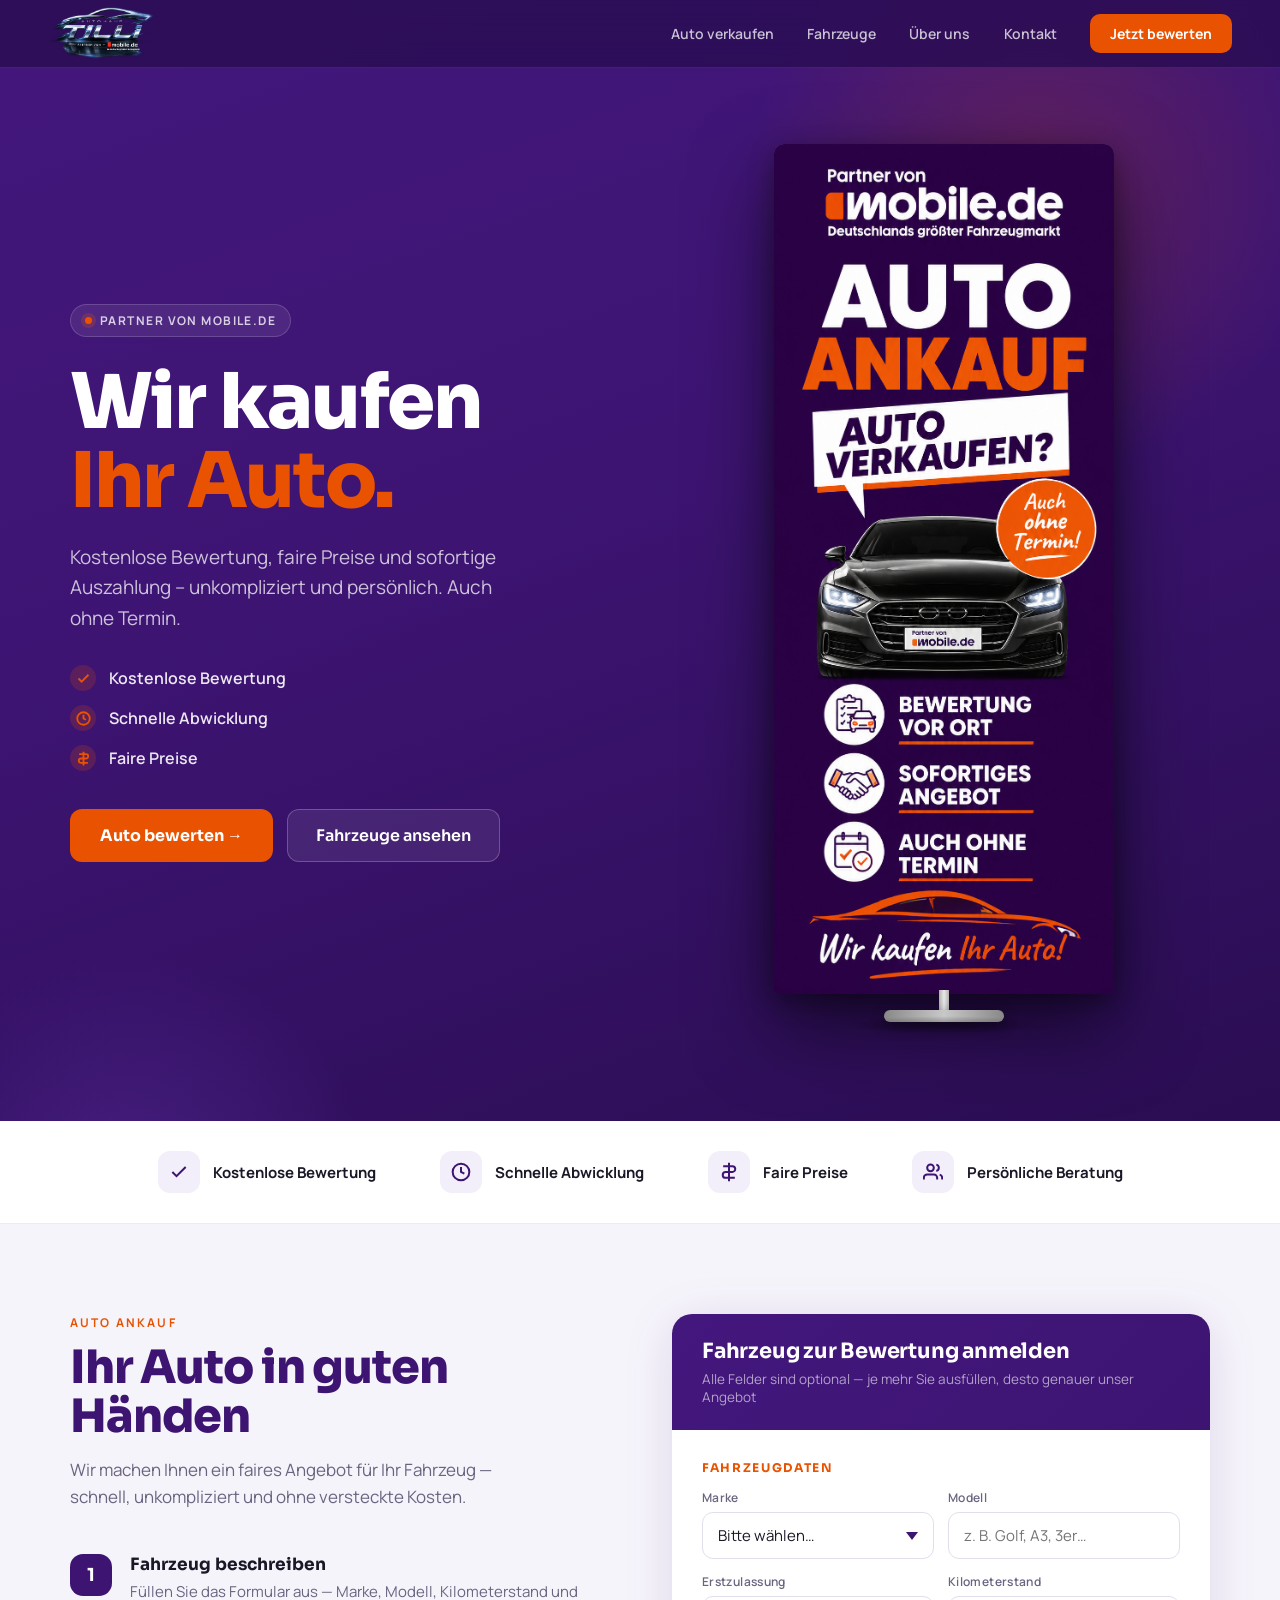
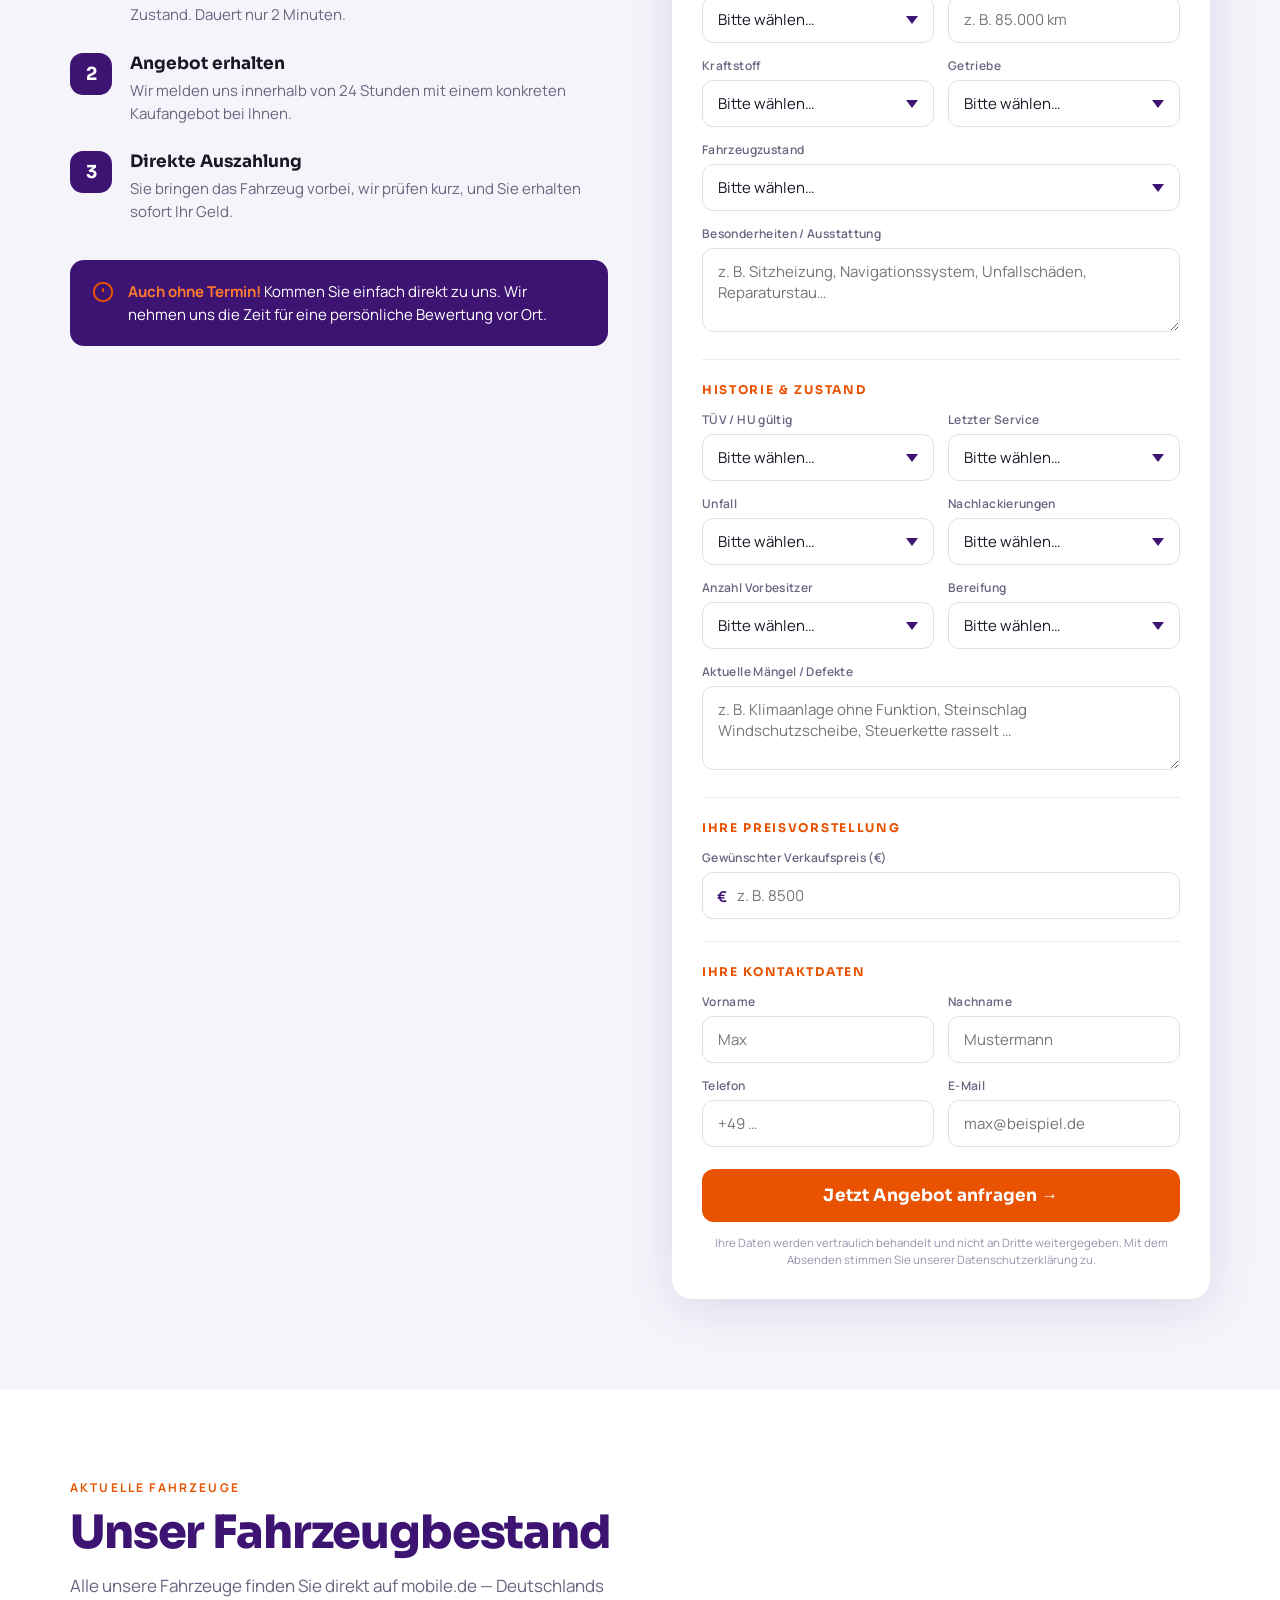
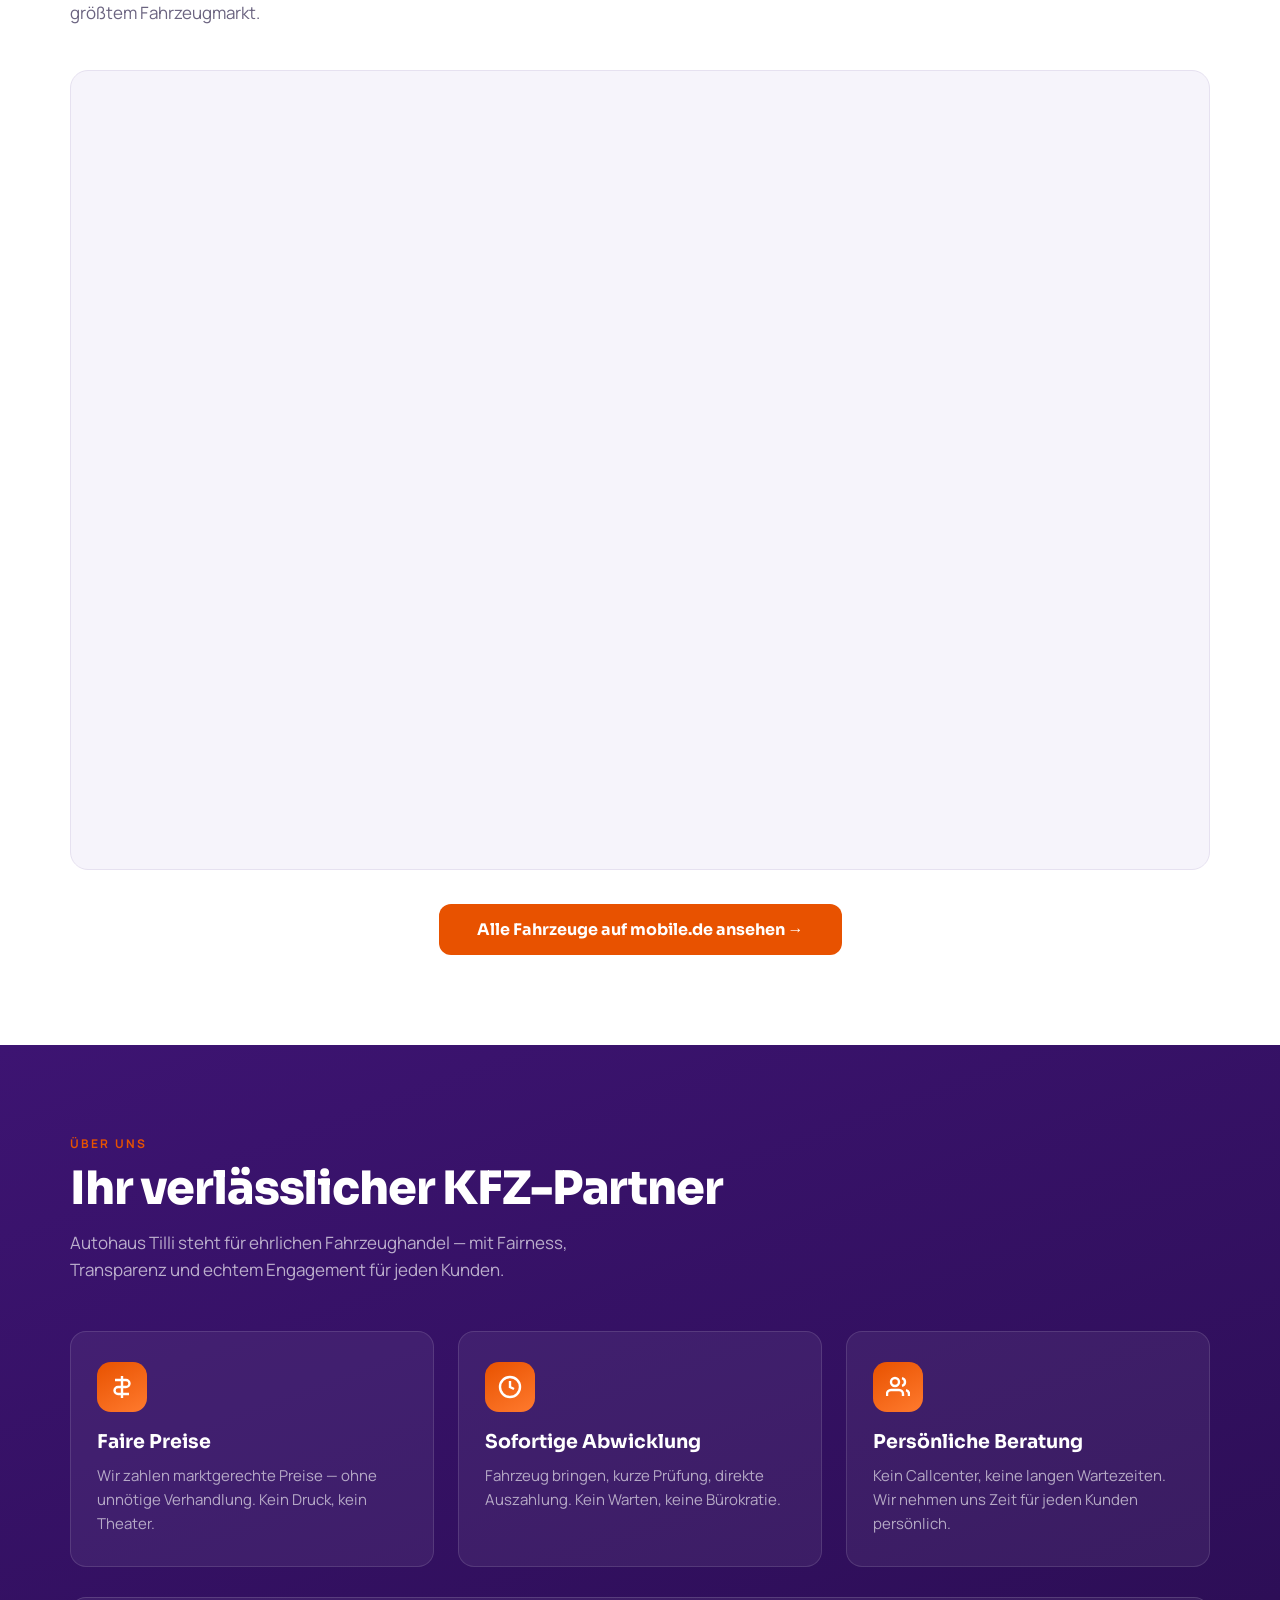
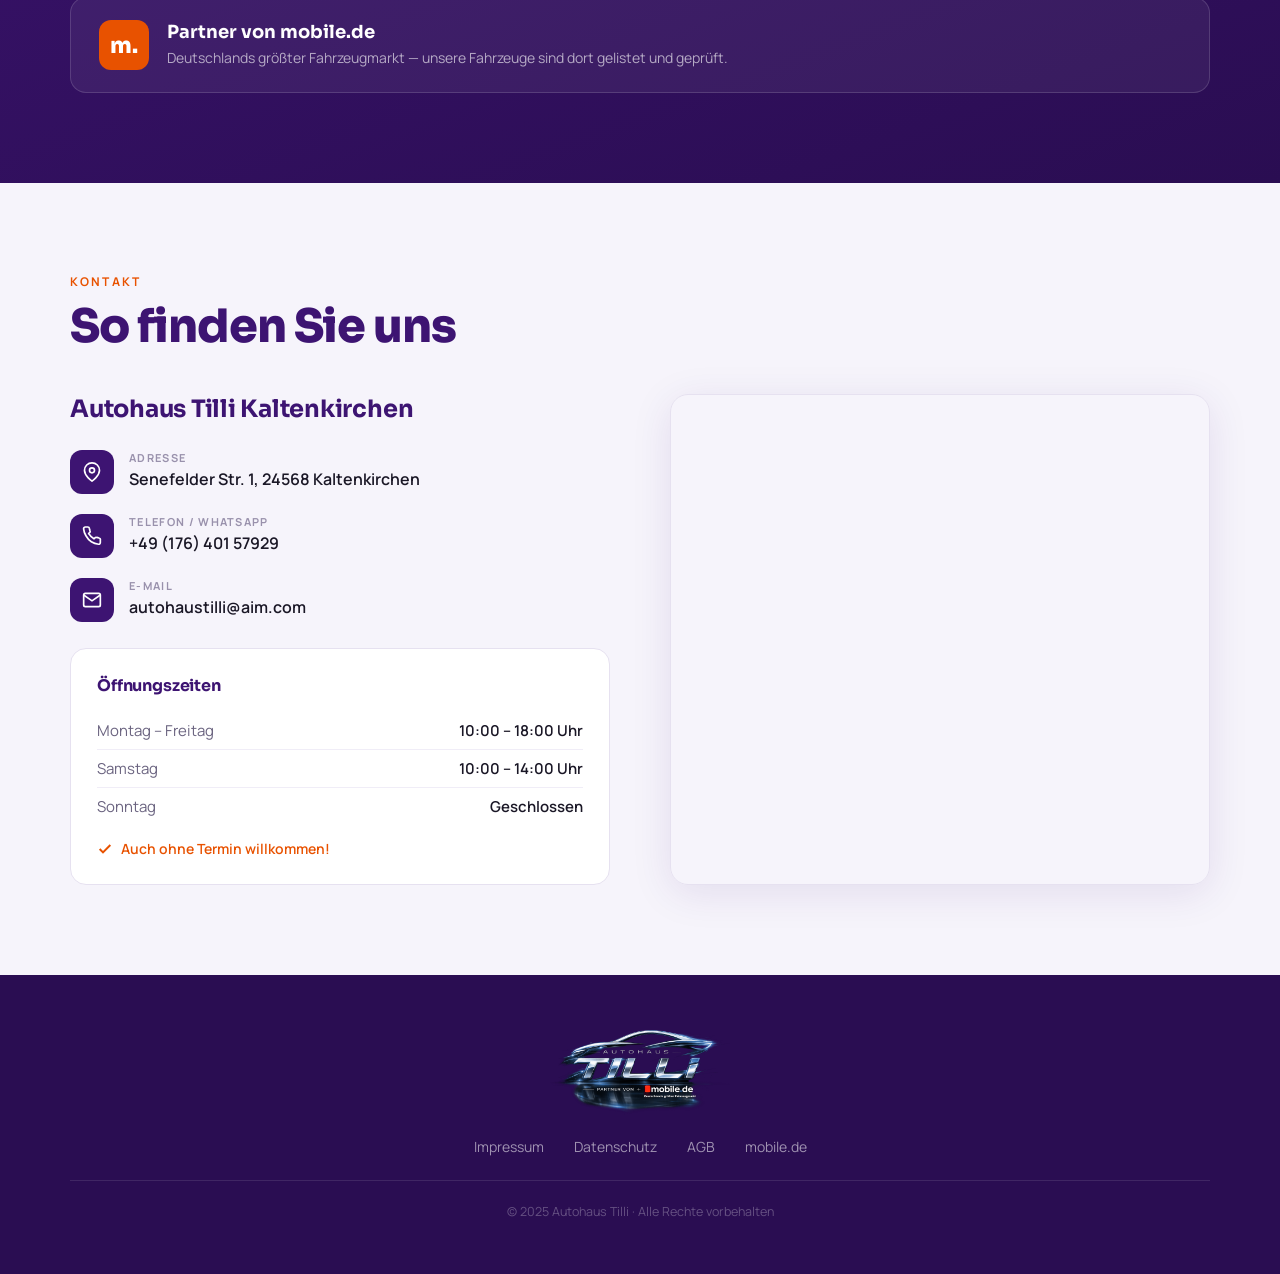
<file: index.html>
<!DOCTYPE html>
<html lang="de">
<head>
  <meta charset="utf-8">
  <meta name="viewport" content="width=device-width, initial-scale=1">
  <title>Autohaus Tilli – Wir kaufen Ihr Auto | Kaltenkirchen</title>
  <meta name="description" content="Autohaus Tilli in Kaltenkirchen – kostenlose Fahrzeugbewertung, faire Preise, sofortige Auszahlung. Partner von mobile.de. Auch ohne Termin!">
  <link rel="stylesheet" href="fonts.css">
  <style>
    *, *::before, *::after { box-sizing: border-box; }
    html { scroll-behavior: smooth; }
    body { margin: 0; font-family: 'Manrope', sans-serif; color: #1A1726; background: #fff; overflow-x: hidden; -webkit-font-smoothing: antialiased; }
    ::selection { background: #E85200; color: #fff; }

    /* Nav */
    .nav-link { transition: color .15s; }
    .nav-link:hover { color: #fff !important; }
    .nav-cta { transition: background .15s, transform .1s; }
    .nav-cta:hover { background: #FF6010 !important; transform: translateY(-1px); }

    /* Buttons */
    .btn-primary { transition: background .15s, transform .1s; display: inline-flex; align-items: center; }
    .btn-primary:hover { background: #FF6010 !important; transform: translateY(-1px); }
    .btn-ghost { transition: background .15s; display: inline-flex; align-items: center; }
    .btn-ghost:hover { background: rgba(255,255,255,0.16) !important; }
    .btn-orange { transition: background .15s, transform .1s; display: inline-flex; align-items: center; }
    .btn-orange:hover { background: #FF6010 !important; transform: translateY(-1px); }
    .btn-dark { transition: background .15s; }
    .btn-dark:hover { background: #4E1A90 !important; }

    /* Footer links */
    .footer-link { transition: color .15s; }
    .footer-link:hover { color: #E85200 !important; }

    /* Form fields */
    .form-select {
      width: 100%;
      padding: 12px 36px 12px 15px;
      border: 1.5px solid #E2DEEC;
      border-radius: 11px;
      font-family: 'Manrope', sans-serif;
      font-size: 15px;
      color: #1A1726;
      background-color: #fff;
      background-image: url("data:image/svg+xml,%3Csvg xmlns='http://www.w3.org/2000/svg' width='12' height='8' viewBox='0 0 12 8'%3E%3Cpath fill='%233D1472' d='M6 8L0 0h12z'/%3E%3C/svg%3E");
      background-repeat: no-repeat;
      background-position: right 15px center;
      -webkit-appearance: none;
      appearance: none;
      cursor: pointer;
      outline: none;
      transition: border-color .15s, box-shadow .15s;
    }
    .form-input {
      width: 100%;
      padding: 12px 15px;
      border: 1.5px solid #E2DEEC;
      border-radius: 11px;
      font-family: 'Manrope', sans-serif;
      font-size: 15px;
      color: #1A1726;
      background: #fff;
      outline: none;
      transition: border-color .15s, box-shadow .15s;
    }
    .form-input-price {
      width: 100%;
      padding: 12px 15px 12px 34px;
      border: 1.5px solid #E2DEEC;
      border-radius: 11px;
      font-family: 'Manrope', sans-serif;
      font-size: 15px;
      color: #1A1726;
      background: #fff;
      outline: none;
      transition: border-color .15s, box-shadow .15s;
    }
    .form-textarea {
      width: 100%;
      padding: 12px 15px;
      border: 1.5px solid #E2DEEC;
      border-radius: 11px;
      font-family: 'Manrope', sans-serif;
      font-size: 15px;
      color: #1A1726;
      background: #fff;
      outline: none;
      resize: vertical;
      min-height: 84px;
      transition: border-color .15s, box-shadow .15s;
    }
    .form-select:focus,
    .form-input:focus,
    .form-input-price:focus,
    .form-textarea:focus {
      border-color: #3D1472;
      box-shadow: 0 0 0 3px rgba(61,20,114,0.12);
    }
    input[type=number] { -moz-appearance: textfield; }
    input[type=number]::-webkit-outer-spin-button,
    input[type=number]::-webkit-inner-spin-button { -webkit-appearance: none; margin: 0; }

    /* Submit button */
    .submit-btn {
      width: 100%;
      background: #E85200;
      color: #fff;
      font-family: 'Sora', sans-serif;
      font-weight: 700;
      font-size: 17px;
      letter-spacing: 0.01em;
      padding: 16px;
      border: none;
      border-radius: 12px;
      cursor: pointer;
      transition: background .15s, transform .1s;
    }
    .submit-btn:hover { background: #FF6010; transform: translateY(-1px); }
  </style>
</head>
<body>

  <!-- NAVIGATION -->
  <nav style="position:fixed;top:0;left:0;right:0;z-index:100;background:rgba(42,13,82,0.82);backdrop-filter:blur(14px);-webkit-backdrop-filter:blur(14px);display:flex;align-items:center;justify-content:space-between;gap:24px;flex-wrap:wrap;padding:0 clamp(20px,4vw,48px);min-height:68px;border-bottom:1px solid rgba(255,255,255,0.09);">
    <a href="#top" style="display:flex;align-items:center;text-decoration:none;">
      <img src="project/assets/logo-tilli.png" alt="Autohaus Tilli – Partner von mobile.de" style="height:54px;width:auto;display:block;">
    </a>
    <div style="display:flex;align-items:center;gap:clamp(14px,2.6vw,34px);flex-wrap:wrap;">
      <a href="#ankauf" class="nav-link" style="font-size:14px;font-weight:600;color:rgba(255,255,255,0.74);text-decoration:none;">Auto verkaufen</a>
      <a href="#bestand" class="nav-link" style="font-size:14px;font-weight:600;color:rgba(255,255,255,0.74);text-decoration:none;">Fahrzeuge</a>
      <a href="#ueber" class="nav-link" style="font-size:14px;font-weight:600;color:rgba(255,255,255,0.74);text-decoration:none;">Über uns</a>
      <a href="#kontakt" class="nav-link" style="font-size:14px;font-weight:600;color:rgba(255,255,255,0.74);text-decoration:none;">Kontakt</a>
      <a href="#ankauf" class="nav-cta" style="font-size:14px;font-weight:700;color:#fff;background:#E85200;padding:10px 20px;border-radius:10px;text-decoration:none;">Jetzt bewerten</a>
    </div>
  </nav>

  <!-- HERO -->
  <header id="top" style="position:relative;overflow:hidden;background:linear-gradient(160deg,#43177D 0%,#3D1472 45%,#2A0D52 100%);padding:clamp(124px,16vh,168px) clamp(20px,5vw,48px) clamp(76px,11vh,104px);">
    <div style="position:absolute;top:-12%;right:-6%;width:640px;height:640px;background:radial-gradient(circle,rgba(232,82,0,0.20) 0%,transparent 64%);pointer-events:none;"></div>
    <div style="position:absolute;bottom:-30%;left:-10%;width:520px;height:520px;background:radial-gradient(circle,rgba(120,70,210,0.28) 0%,transparent 66%);pointer-events:none;"></div>
    <div style="position:relative;max-width:1140px;margin:0 auto;display:grid;grid-template-columns:repeat(auto-fit,minmax(330px,1fr));gap:clamp(40px,6vw,76px);align-items:center;">

      <div>
        <div style="display:inline-flex;align-items:center;gap:8px;background:rgba(255,255,255,0.08);border:1px solid rgba(255,255,255,0.16);padding:7px 14px;border-radius:999px;margin-bottom:26px;">
          <span style="width:7px;height:7px;border-radius:50%;background:#E85200;box-shadow:0 0 0 4px rgba(232,82,0,0.22);"></span>
          <span style="font-size:12px;font-weight:700;letter-spacing:0.12em;text-transform:uppercase;color:rgba(255,255,255,0.78);">Partner von mobile.de</span>
        </div>

        <h1 style="font-family:'Sora',sans-serif;font-weight:800;font-size:clamp(44px,6vw,78px);line-height:1.02;letter-spacing:-0.025em;color:#fff;margin:0 0 22px;">Wir kaufen<br><span style="color:#E85200;">Ihr Auto.</span></h1>

        <p style="font-size:clamp(16px,1.7vw,19px);line-height:1.6;color:rgba(255,255,255,0.74);max-width:440px;margin:0 0 32px;">Kostenlose Bewertung, faire Preise und sofortige Auszahlung – unkompliziert und persönlich. Auch ohne Termin.</p>

        <div style="display:flex;flex-direction:column;gap:14px;">
          <div style="display:flex;align-items:center;gap:13px;font-size:16px;font-weight:600;color:rgba(255,255,255,0.9);">
            <span style="display:flex;align-items:center;justify-content:center;width:26px;height:26px;border-radius:50%;background:rgba(232,82,0,0.18);flex-shrink:0;">
              <svg width="15" height="15" fill="none" stroke="#E85200" stroke-width="3" viewBox="0 0 24 24"><polyline points="20 6 9 17 4 12"></polyline></svg>
            </span>
            Kostenlose Bewertung
          </div>
          <div style="display:flex;align-items:center;gap:13px;font-size:16px;font-weight:600;color:rgba(255,255,255,0.9);">
            <span style="display:flex;align-items:center;justify-content:center;width:26px;height:26px;border-radius:50%;background:rgba(232,82,0,0.18);flex-shrink:0;">
              <svg width="15" height="15" fill="none" stroke="#E85200" stroke-width="3" viewBox="0 0 24 24"><circle cx="12" cy="12" r="10"></circle><polyline points="12 6 12 12 16 14"></polyline></svg>
            </span>
            Schnelle Abwicklung
          </div>
          <div style="display:flex;align-items:center;gap:13px;font-size:16px;font-weight:600;color:rgba(255,255,255,0.9);">
            <span style="display:flex;align-items:center;justify-content:center;width:26px;height:26px;border-radius:50%;background:rgba(232,82,0,0.18);flex-shrink:0;">
              <svg width="15" height="15" fill="none" stroke="#E85200" stroke-width="3" viewBox="0 0 24 24"><path d="M12 1v22M5 5h11a3.5 3.5 0 0 1 0 7H8a3.5 3.5 0 0 0 0 7h11"></path></svg>
            </span>
            Faire Preise
          </div>
        </div>

        <div style="display:flex;flex-wrap:wrap;gap:14px;margin-top:38px;">
          <a href="#ankauf" class="btn-primary" style="gap:8px;background:#E85200;color:#fff;font-family:'Sora',sans-serif;font-weight:700;font-size:16px;padding:15px 30px;border-radius:12px;text-decoration:none;">Auto bewerten →</a>
          <a href="#bestand" class="btn-ghost" style="gap:8px;background:rgba(255,255,255,0.08);border:1px solid rgba(255,255,255,0.22);color:#fff;font-family:'Sora',sans-serif;font-weight:600;font-size:16px;padding:15px 28px;border-radius:12px;text-decoration:none;">Fahrzeuge ansehen</a>
        </div>
      </div>

      <!-- Roll-up Banner -->
      <div style="display:flex;justify-content:center;align-items:flex-end;padding-bottom:28px;">
        <div style="position:relative;width:min(340px,100%);">
          <div style="border-radius:10px 10px 4px 4px;overflow:hidden;box-shadow:0 32px 80px rgba(0,0,0,0.55),0 8px 24px rgba(0,0,0,0.35),inset 0 1px 0 rgba(255,255,255,0.18);">
            <img src="project/assets/banner-ankauf-v2.png" alt="Auto Ankauf – Partner von mobile.de – Wir kaufen Ihr Auto!" style="width:100%;height:auto;display:block;">
          </div>
          <div style="position:absolute;bottom:-22px;left:50%;transform:translateX(-50%);width:10px;height:26px;background:linear-gradient(90deg,#b0b0b0,#e8e8e8,#b0b0b0);border-radius:0 0 3px 3px;"></div>
          <div style="position:absolute;bottom:-28px;left:50%;transform:translateX(-50%);width:120px;height:12px;background:linear-gradient(90deg,#888,#c8c8c8,#888);border-radius:6px;box-shadow:0 4px 14px rgba(0,0,0,0.45);"></div>
          <div style="position:absolute;bottom:-40px;left:50%;transform:translateX(-50%);width:200px;height:18px;background:radial-gradient(ellipse at center,rgba(0,0,0,0.35) 0%,transparent 70%);border-radius:50%;"></div>
        </div>
      </div>

    </div>
  </header>

  <!-- USP BAR -->
  <section style="background:#fff;border-bottom:1px solid #EDEAF3;padding:30px clamp(20px,5vw,48px);">
    <div style="max-width:1140px;margin:0 auto;display:flex;justify-content:center;gap:clamp(28px,5vw,64px);flex-wrap:wrap;">
      <div style="display:flex;align-items:center;gap:13px;">
        <span style="display:flex;align-items:center;justify-content:center;width:42px;height:42px;border-radius:12px;background:#F2EEFA;flex-shrink:0;">
          <svg width="20" height="20" fill="none" stroke="#3D1472" stroke-width="2.4" viewBox="0 0 24 24"><polyline points="20 6 9 17 4 12"></polyline></svg>
        </span>
        <span style="font-weight:700;font-size:15px;color:#1A1726;">Kostenlose Bewertung</span>
      </div>
      <div style="display:flex;align-items:center;gap:13px;">
        <span style="display:flex;align-items:center;justify-content:center;width:42px;height:42px;border-radius:12px;background:#F2EEFA;flex-shrink:0;">
          <svg width="20" height="20" fill="none" stroke="#3D1472" stroke-width="2.4" viewBox="0 0 24 24"><circle cx="12" cy="12" r="10"></circle><polyline points="12 6 12 12 16 14"></polyline></svg>
        </span>
        <span style="font-weight:700;font-size:15px;color:#1A1726;">Schnelle Abwicklung</span>
      </div>
      <div style="display:flex;align-items:center;gap:13px;">
        <span style="display:flex;align-items:center;justify-content:center;width:42px;height:42px;border-radius:12px;background:#F2EEFA;flex-shrink:0;">
          <svg width="20" height="20" fill="none" stroke="#3D1472" stroke-width="2.4" viewBox="0 0 24 24"><path d="M12 1v22M5 5h11a3.5 3.5 0 0 1 0 7H8a3.5 3.5 0 0 0 0 7h11"></path></svg>
        </span>
        <span style="font-weight:700;font-size:15px;color:#1A1726;">Faire Preise</span>
      </div>
      <div style="display:flex;align-items:center;gap:13px;">
        <span style="display:flex;align-items:center;justify-content:center;width:42px;height:42px;border-radius:12px;background:#F2EEFA;flex-shrink:0;">
          <svg width="20" height="20" fill="none" stroke="#3D1472" stroke-width="2.4" viewBox="0 0 24 24"><path d="M17 21v-2a4 4 0 0 0-4-4H5a4 4 0 0 0-4 4v2"></path><circle cx="9" cy="7" r="4"></circle><path d="M23 21v-2a4 4 0 0 0-3-3.87"></path><path d="M16 3.13a4 4 0 0 1 0 7.75"></path></svg>
        </span>
        <span style="font-weight:700;font-size:15px;color:#1A1726;">Persönliche Beratung</span>
      </div>
    </div>
  </section>

  <!-- ANKAUF / FORMULAR -->
  <section id="ankauf" style="background:#F6F4FB;padding:clamp(66px,10vh,108px) clamp(20px,5vw,48px);">
    <div style="max-width:1140px;margin:0 auto;display:grid;grid-template-columns:repeat(auto-fit,minmax(330px,1fr));gap:clamp(40px,5vw,64px);align-items:start;">

      <!-- Left: Info -->
      <div>
        <div style="font-weight:700;font-size:12px;letter-spacing:0.18em;text-transform:uppercase;color:#E85200;margin-bottom:12px;">Auto Ankauf</div>
        <h2 style="font-family:'Sora',sans-serif;font-weight:800;font-size:clamp(30px,4vw,46px);line-height:1.05;letter-spacing:-0.025em;color:#3D1472;margin:0 0 16px;">Ihr Auto in guten Händen</h2>
        <p style="font-size:17px;line-height:1.6;color:#6B6480;max-width:480px;margin:0 0 44px;">Wir machen Ihnen ein faires Angebot für Ihr Fahrzeug — schnell, unkompliziert und ohne versteckte Kosten.</p>

        <div style="margin-bottom:36px;display:flex;flex-direction:column;gap:26px;">
          <div style="display:flex;gap:18px;">
            <div style="flex-shrink:0;width:42px;height:42px;border-radius:13px;background:#3D1472;color:#fff;font-family:'Sora',sans-serif;font-weight:700;font-size:18px;display:flex;align-items:center;justify-content:center;">1</div>
            <div>
              <h4 style="font-family:'Sora',sans-serif;font-weight:700;font-size:17px;color:#1A1726;margin:0 0 5px;">Fahrzeug beschreiben</h4>
              <p style="font-size:15px;color:#6B6480;line-height:1.55;margin:0;">Füllen Sie das Formular aus — Marke, Modell, Kilometerstand und Zustand. Dauert nur 2 Minuten.</p>
            </div>
          </div>
          <div style="display:flex;gap:18px;">
            <div style="flex-shrink:0;width:42px;height:42px;border-radius:13px;background:#3D1472;color:#fff;font-family:'Sora',sans-serif;font-weight:700;font-size:18px;display:flex;align-items:center;justify-content:center;">2</div>
            <div>
              <h4 style="font-family:'Sora',sans-serif;font-weight:700;font-size:17px;color:#1A1726;margin:0 0 5px;">Angebot erhalten</h4>
              <p style="font-size:15px;color:#6B6480;line-height:1.55;margin:0;">Wir melden uns innerhalb von 24 Stunden mit einem konkreten Kaufangebot bei Ihnen.</p>
            </div>
          </div>
          <div style="display:flex;gap:18px;">
            <div style="flex-shrink:0;width:42px;height:42px;border-radius:13px;background:#3D1472;color:#fff;font-family:'Sora',sans-serif;font-weight:700;font-size:18px;display:flex;align-items:center;justify-content:center;">3</div>
            <div>
              <h4 style="font-family:'Sora',sans-serif;font-weight:700;font-size:17px;color:#1A1726;margin:0 0 5px;">Direkte Auszahlung</h4>
              <p style="font-size:15px;color:#6B6480;line-height:1.55;margin:0;">Sie bringen das Fahrzeug vorbei, wir prüfen kurz, und Sie erhalten sofort Ihr Geld.</p>
            </div>
          </div>
        </div>

        <div style="display:flex;align-items:flex-start;gap:14px;background:#3D1472;color:#fff;border-radius:14px;padding:20px 22px;">
          <svg width="22" height="22" fill="none" stroke="#E85200" stroke-width="2.2" viewBox="0 0 24 24" style="flex-shrink:0;margin-top:1px;"><circle cx="12" cy="12" r="10"></circle><path d="M12 8v4m0 4h.01"></path></svg>
          <p style="font-size:15px;line-height:1.55;margin:0;"><strong style="color:#FF7A2E;">Auch ohne Termin!</strong> Kommen Sie einfach direkt zu uns. Wir nehmen uns die Zeit für eine persönliche Bewertung vor Ort.</p>
        </div>
      </div>

      <!-- Right: Form card -->
      <div style="background:#fff;border-radius:20px;box-shadow:0 8px 50px rgba(61,20,114,0.13);overflow:hidden;">
        <div style="background:linear-gradient(135deg,#43177D,#3D1472);padding:24px 30px;">
          <h3 style="font-family:'Sora',sans-serif;font-weight:700;font-size:21px;letter-spacing:-0.01em;color:#fff;margin:0;">Fahrzeug zur Bewertung anmelden</h3>
          <p style="font-size:13.5px;color:rgba(255,255,255,0.6);margin:6px 0 0;">Alle Felder sind optional — je mehr Sie ausfüllen, desto genauer unser Angebot</p>
        </div>
        <div style="padding:30px;">

          <!-- Panel: Form -->
          <div id="panel-form">
            <form id="ankauf-form" onsubmit="handleSubmit(event)">

              <div style="font-family:'Sora',sans-serif;font-weight:700;font-size:12px;letter-spacing:0.14em;text-transform:uppercase;color:#E85200;margin:0 0 14px;">Fahrzeugdaten</div>

              <div style="display:grid;grid-template-columns:repeat(auto-fit,minmax(140px,1fr));gap:14px;margin-bottom:14px;">
                <div>
                  <label style="display:block;font-size:12px;font-weight:600;letter-spacing:0.03em;color:#6B6480;margin-bottom:6px;">Marke</label>
                  <select name="marke" class="form-select">
                    <option value="">Bitte wählen…</option>
                    <option>Audi</option>
                    <option>BMW</option>
                    <option>Citroën</option>
                    <option>Cupra</option>
                    <option>Dacia</option>
                    <option>Fiat</option>
                    <option>Ford</option>
                    <option>Honda</option>
                    <option>Hyundai</option>
                    <option>Kia</option>
                    <option>Mazda</option>
                    <option>Mercedes-Benz</option>
                    <option>Mini</option>
                    <option>Mitsubishi</option>
                    <option>Nissan</option>
                    <option>Opel</option>
                    <option>Peugeot</option>
                    <option>Renault</option>
                    <option>Seat</option>
                    <option>Skoda</option>
                    <option>Suzuki</option>
                    <option>Tesla</option>
                    <option>Toyota</option>
                    <option>Volkswagen</option>
                    <option>Volvo</option>
                    <option>Andere</option>
                  </select>
                </div>
                <div>
                  <label style="display:block;font-size:12px;font-weight:600;letter-spacing:0.03em;color:#6B6480;margin-bottom:6px;">Modell</label>
                  <input type="text" name="modell" placeholder="z. B. Golf, A3, 3er…" class="form-input">
                </div>
              </div>

              <div style="display:grid;grid-template-columns:repeat(auto-fit,minmax(140px,1fr));gap:14px;margin-bottom:14px;">
                <div>
                  <label style="display:block;font-size:12px;font-weight:600;letter-spacing:0.03em;color:#6B6480;margin-bottom:6px;">Erstzulassung</label>
                  <select name="erstzulassung" id="erstzulassung-select" class="form-select">
                    <option value="">Bitte wählen…</option>
                  </select>
                </div>
                <div>
                  <label style="display:block;font-size:12px;font-weight:600;letter-spacing:0.03em;color:#6B6480;margin-bottom:6px;">Kilometerstand</label>
                  <input type="text" name="km" placeholder="z. B. 85.000 km" class="form-input">
                </div>
              </div>

              <div style="display:grid;grid-template-columns:repeat(auto-fit,minmax(140px,1fr));gap:14px;margin-bottom:14px;">
                <div>
                  <label style="display:block;font-size:12px;font-weight:600;letter-spacing:0.03em;color:#6B6480;margin-bottom:6px;">Kraftstoff</label>
                  <select name="kraftstoff" class="form-select">
                    <option value="">Bitte wählen…</option>
                    <option>Benzin</option>
                    <option>Diesel</option>
                    <option>Elektro</option>
                    <option>Hybrid</option>
                    <option>Erdgas (CNG)</option>
                    <option>Flüssiggas (LPG)</option>
                  </select>
                </div>
                <div>
                  <label style="display:block;font-size:12px;font-weight:600;letter-spacing:0.03em;color:#6B6480;margin-bottom:6px;">Getriebe</label>
                  <select name="getriebe" class="form-select">
                    <option value="">Bitte wählen…</option>
                    <option>Schaltgetriebe</option>
                    <option>Automatik</option>
                    <option>Halbautomatik</option>
                  </select>
                </div>
              </div>

              <div style="margin-bottom:14px;">
                <label style="display:block;font-size:12px;font-weight:600;letter-spacing:0.03em;color:#6B6480;margin-bottom:6px;">Fahrzeugzustand</label>
                <select name="zustand" class="form-select">
                  <option value="">Bitte wählen…</option>
                  <option>Sehr gut (neuwertig)</option>
                  <option>Gut (normale Gebrauchsspuren)</option>
                  <option>Befriedigend (sichtbare Mängel)</option>
                  <option>Defekt / Unfallschaden</option>
                </select>
              </div>

              <div style="margin-bottom:4px;">
                <label style="display:block;font-size:12px;font-weight:600;letter-spacing:0.03em;color:#6B6480;margin-bottom:6px;">Besonderheiten / Ausstattung</label>
                <textarea name="besonderheiten" placeholder="z. B. Sitzheizung, Navigationssystem, Unfallschäden, Reparaturstau…" class="form-textarea"></textarea>
              </div>

              <hr style="border:none;border-top:1px solid #EDEAF3;margin:22px 0;">
              <div style="font-family:'Sora',sans-serif;font-weight:700;font-size:12px;letter-spacing:0.14em;text-transform:uppercase;color:#E85200;margin:0 0 14px;">Historie &amp; Zustand</div>

              <div style="display:grid;grid-template-columns:repeat(auto-fit,minmax(140px,1fr));gap:14px;margin-bottom:14px;">
                <div>
                  <label style="display:block;font-size:12px;font-weight:600;letter-spacing:0.03em;color:#6B6480;margin-bottom:6px;">TÜV / HU gültig</label>
                  <select name="tuv" class="form-select">
                    <option value="">Bitte wählen…</option>
                    <option>Neu bei Übergabe</option>
                    <option>Über 12 Monate</option>
                    <option>6–12 Monate</option>
                    <option>Unter 6 Monate</option>
                    <option>Abgelaufen / keine HU</option>
                  </select>
                </div>
                <div>
                  <label style="display:block;font-size:12px;font-weight:600;letter-spacing:0.03em;color:#6B6480;margin-bottom:6px;">Letzter Service</label>
                  <select name="service" class="form-select">
                    <option value="">Bitte wählen…</option>
                    <option>Vor weniger als 6 Monaten</option>
                    <option>Vor 6–12 Monaten</option>
                    <option>Vor 1–2 Jahren</option>
                    <option>Vor über 2 Jahren</option>
                    <option>Unbekannt</option>
                  </select>
                </div>
              </div>

              <div style="display:grid;grid-template-columns:repeat(auto-fit,minmax(140px,1fr));gap:14px;margin-bottom:14px;">
                <div>
                  <label style="display:block;font-size:12px;font-weight:600;letter-spacing:0.03em;color:#6B6480;margin-bottom:6px;">Unfall</label>
                  <select name="unfall" class="form-select">
                    <option value="">Bitte wählen…</option>
                    <option>Unfallfrei</option>
                    <option>Bagatellschaden (repariert)</option>
                    <option>Unfallschaden (repariert)</option>
                    <option>Unfallschaden (nicht repariert)</option>
                  </select>
                </div>
                <div>
                  <label style="display:block;font-size:12px;font-weight:600;letter-spacing:0.03em;color:#6B6480;margin-bottom:6px;">Nachlackierungen</label>
                  <select name="lack" class="form-select">
                    <option value="">Bitte wählen…</option>
                    <option>Keine Nachlackierungen</option>
                    <option>Teilweise nachlackiert</option>
                    <option>Komplett nachlackiert</option>
                    <option>Unbekannt</option>
                  </select>
                </div>
              </div>

              <div style="display:grid;grid-template-columns:repeat(auto-fit,minmax(140px,1fr));gap:14px;margin-bottom:14px;">
                <div>
                  <label style="display:block;font-size:12px;font-weight:600;letter-spacing:0.03em;color:#6B6480;margin-bottom:6px;">Anzahl Vorbesitzer</label>
                  <select name="vorbesitzer" class="form-select">
                    <option value="">Bitte wählen…</option>
                    <option>1</option>
                    <option>2</option>
                    <option>3</option>
                    <option>4</option>
                    <option>5 oder mehr</option>
                    <option>Unbekannt</option>
                  </select>
                </div>
                <div>
                  <label style="display:block;font-size:12px;font-weight:600;letter-spacing:0.03em;color:#6B6480;margin-bottom:6px;">Bereifung</label>
                  <select name="bereifung" class="form-select">
                    <option value="">Bitte wählen…</option>
                    <option>Sommerreifen</option>
                    <option>Winterreifen</option>
                    <option>Ganzjahresreifen</option>
                    <option>Sommer- + Winterreifen (2 Sätze)</option>
                  </select>
                </div>
              </div>

              <div style="margin-bottom:4px;">
                <label style="display:block;font-size:12px;font-weight:600;letter-spacing:0.03em;color:#6B6480;margin-bottom:6px;">Aktuelle Mängel / Defekte</label>
                <textarea name="maengel" placeholder="z. B. Klimaanlage ohne Funktion, Steinschlag Windschutzscheibe, Steuerkette rasselt …" class="form-textarea"></textarea>
              </div>

              <hr style="border:none;border-top:1px solid #EDEAF3;margin:22px 0;">
              <div style="font-family:'Sora',sans-serif;font-weight:700;font-size:12px;letter-spacing:0.14em;text-transform:uppercase;color:#E85200;margin:0 0 14px;">Ihre Preisvorstellung</div>

              <div style="margin-bottom:4px;">
                <label style="display:block;font-size:12px;font-weight:600;letter-spacing:0.03em;color:#6B6480;margin-bottom:6px;">Gewünschter Verkaufspreis (€)</label>
                <div style="position:relative;">
                  <span style="position:absolute;left:15px;top:50%;transform:translateY(-50%);font-weight:700;color:#3D1472;font-size:15px;pointer-events:none;">€</span>
                  <input type="number" name="preis" placeholder="z. B. 8500" min="0" step="100" class="form-input-price">
                </div>
              </div>

              <hr style="border:none;border-top:1px solid #EDEAF3;margin:22px 0;">
              <div style="font-family:'Sora',sans-serif;font-weight:700;font-size:12px;letter-spacing:0.14em;text-transform:uppercase;color:#E85200;margin:0 0 14px;">Ihre Kontaktdaten</div>

              <div style="display:grid;grid-template-columns:repeat(auto-fit,minmax(140px,1fr));gap:14px;margin-bottom:14px;">
                <div>
                  <label style="display:block;font-size:12px;font-weight:600;letter-spacing:0.03em;color:#6B6480;margin-bottom:6px;">Vorname</label>
                  <input type="text" name="vorname" placeholder="Max" class="form-input">
                </div>
                <div>
                  <label style="display:block;font-size:12px;font-weight:600;letter-spacing:0.03em;color:#6B6480;margin-bottom:6px;">Nachname</label>
                  <input type="text" name="nachname" placeholder="Mustermann" class="form-input">
                </div>
              </div>

              <div style="display:grid;grid-template-columns:repeat(auto-fit,minmax(140px,1fr));gap:14px;margin-bottom:14px;">
                <div>
                  <label style="display:block;font-size:12px;font-weight:600;letter-spacing:0.03em;color:#6B6480;margin-bottom:6px;">Telefon</label>
                  <input type="tel" name="telefon" placeholder="+49 …" class="form-input">
                </div>
                <div>
                  <label style="display:block;font-size:12px;font-weight:600;letter-spacing:0.03em;color:#6B6480;margin-bottom:6px;">E-Mail</label>
                  <input type="email" name="email" placeholder="max@beispiel.de" class="form-input">
                </div>
              </div>

              <div style="display:flex;flex-direction:column;gap:12px;margin-top:22px;">
                <button type="submit" class="submit-btn">Jetzt Angebot anfragen →</button>
                <p style="font-size:11.5px;color:#9991AC;text-align:center;line-height:1.5;margin:0;">Ihre Daten werden vertraulich behandelt und nicht an Dritte weitergegeben. Mit dem Absenden stimmen Sie unserer Datenschutzerklärung zu.</p>
              </div>
            </form>
          </div>

          <!-- Panel: Success -->
          <div id="panel-success" style="display:none;">
            <div style="background:#127A3E;color:#fff;border-radius:14px;padding:28px 24px;text-align:center;">
              <div style="margin:0 auto 14px;width:52px;height:52px;border-radius:50%;background:rgba(255,255,255,0.18);display:flex;align-items:center;justify-content:center;">
                <svg width="26" height="26" fill="none" stroke="#fff" stroke-width="3" viewBox="0 0 24 24"><polyline points="20 6 9 17 4 12"></polyline></svg>
              </div>
              <div style="font-family:'Sora',sans-serif;font-weight:700;font-size:19px;margin-bottom:6px;">Vielen Dank!</div>
              <p style="font-size:15px;color:rgba(255,255,255,0.85);margin:0;">Wir melden uns innerhalb von 24 Stunden bei Ihnen.</p>
            </div>
          </div>

          <!-- Panel: Rejection -->
          <div id="panel-rejection" style="display:none;">
            <div style="background:#fff;border:1.5px solid #F2D9C8;border-radius:14px;padding:28px 24px;text-align:center;">
              <div style="margin:0 auto 16px;width:52px;height:52px;border-radius:50%;background:#FDEDE3;display:flex;align-items:center;justify-content:center;">
                <svg width="26" height="26" fill="none" stroke="#E85200" stroke-width="2.4" viewBox="0 0 24 24"><circle cx="12" cy="12" r="10"></circle><path d="M12 8v4m0 4h.01"></path></svg>
              </div>
              <div style="font-family:'Sora',sans-serif;font-weight:700;font-size:19px;color:#1A1726;margin-bottom:8px;">Anfrage aktuell nicht möglich</div>
              <p style="font-size:15px;color:#6B6480;line-height:1.6;margin:0 0 20px;">Aufgrund der eingegebenen Fahrzeugdaten ist ein Ankauf aktuell leider nicht möglich. Gerne können Sie uns bei Fragen direkt kontaktieren.</p>
              <button type="button" onclick="resetForm()" class="btn-dark" style="background:#3D1472;color:#fff;font-family:'Sora',sans-serif;font-weight:700;font-size:15px;padding:13px 26px;border:none;border-radius:11px;cursor:pointer;">Zurück zum Formular</button>
            </div>
          </div>

        </div>
      </div>

    </div>
  </section>

  <!-- FAHRZEUGBESTAND -->
  <section id="bestand" style="background:#fff;padding:clamp(66px,10vh,108px) clamp(20px,5vw,48px);">
    <div style="max-width:1140px;margin:0 auto;">
      <div style="font-weight:700;font-size:12px;letter-spacing:0.18em;text-transform:uppercase;color:#E85200;margin-bottom:12px;">Aktuelle Fahrzeuge</div>
      <h2 style="font-family:'Sora',sans-serif;font-weight:800;font-size:clamp(30px,4vw,46px);line-height:1.05;letter-spacing:-0.025em;color:#3D1472;margin:0 0 16px;">Unser Fahrzeugbestand</h2>
      <p style="font-size:17px;line-height:1.6;color:#6B6480;max-width:560px;margin:0 0 44px;">Alle unsere Fahrzeuge finden Sie direkt auf mobile.de — Deutschlands größtem Fahrzeugmarkt.</p>

      <div style="border-radius:18px;overflow:hidden;border:1px solid #E6E1F0;background:#F6F4FB;position:relative;height:800px;">
        <iframe src="https://home.mobile.de/home/index.html?partnerHead=false&customerId=465208" title="Autohaus Tilli Fahrzeugbestand auf mobile.de" loading="lazy" allow="fullscreen" style="width:100%;height:100%;border:none;display:block;"></iframe>
      </div>

      <div style="text-align:center;margin-top:34px;">
        <a href="https://home.mobile.de/home/index.html?customerId=465208" target="_blank" rel="noopener" class="btn-orange" style="gap:8px;background:#E85200;color:#fff;font-family:'Sora',sans-serif;font-weight:700;font-size:16px;padding:15px 38px;border-radius:12px;text-decoration:none;">Alle Fahrzeuge auf mobile.de ansehen →</a>
      </div>
    </div>
  </section>

  <!-- ÜBER UNS -->
  <section id="ueber" style="background:linear-gradient(160deg,#3D1472,#2A0D52);padding:clamp(66px,10vh,108px) clamp(20px,5vw,48px);">
    <div style="max-width:1140px;margin:0 auto;">
      <div style="font-weight:700;font-size:12px;letter-spacing:0.18em;text-transform:uppercase;color:#E85200;margin-bottom:12px;">Über uns</div>
      <h2 style="font-family:'Sora',sans-serif;font-weight:800;font-size:clamp(30px,4vw,46px);line-height:1.05;letter-spacing:-0.025em;color:#fff;margin:0 0 16px;">Ihr verlässlicher KFZ-Partner</h2>
      <p style="font-size:17px;line-height:1.6;color:rgba(255,255,255,0.66);max-width:560px;margin:0 0 48px;">Autohaus Tilli steht für ehrlichen Fahrzeughandel — mit Fairness, Transparenz und echtem Engagement für jeden Kunden.</p>

      <div style="display:grid;grid-template-columns:repeat(auto-fit,minmax(260px,1fr));gap:24px;">
        <div style="background:rgba(255,255,255,0.06);border:1px solid rgba(255,255,255,0.12);border-radius:16px;padding:30px 26px;">
          <div style="width:50px;height:50px;background:linear-gradient(150deg,#E85200,#FF7A2E);border-radius:14px;display:flex;align-items:center;justify-content:center;margin-bottom:18px;">
            <svg width="24" height="24" fill="none" stroke="#fff" stroke-width="2.4" viewBox="0 0 24 24"><path d="M12 1v22M5 5h11a3.5 3.5 0 0 1 0 7H8a3.5 3.5 0 0 0 0 7h11"></path></svg>
          </div>
          <h4 style="font-family:'Sora',sans-serif;font-weight:700;font-size:19px;color:#fff;margin:0 0 10px;">Faire Preise</h4>
          <p style="font-size:15px;color:rgba(255,255,255,0.62);line-height:1.6;margin:0;">Wir zahlen marktgerechte Preise — ohne unnötige Verhandlung. Kein Druck, kein Theater.</p>
        </div>
        <div style="background:rgba(255,255,255,0.06);border:1px solid rgba(255,255,255,0.12);border-radius:16px;padding:30px 26px;">
          <div style="width:50px;height:50px;background:linear-gradient(150deg,#E85200,#FF7A2E);border-radius:14px;display:flex;align-items:center;justify-content:center;margin-bottom:18px;">
            <svg width="24" height="24" fill="none" stroke="#fff" stroke-width="2.4" viewBox="0 0 24 24"><circle cx="12" cy="12" r="10"></circle><polyline points="12 6 12 12 16 14"></polyline></svg>
          </div>
          <h4 style="font-family:'Sora',sans-serif;font-weight:700;font-size:19px;color:#fff;margin:0 0 10px;">Sofortige Abwicklung</h4>
          <p style="font-size:15px;color:rgba(255,255,255,0.62);line-height:1.6;margin:0;">Fahrzeug bringen, kurze Prüfung, direkte Auszahlung. Kein Warten, keine Bürokratie.</p>
        </div>
        <div style="background:rgba(255,255,255,0.06);border:1px solid rgba(255,255,255,0.12);border-radius:16px;padding:30px 26px;">
          <div style="width:50px;height:50px;background:linear-gradient(150deg,#E85200,#FF7A2E);border-radius:14px;display:flex;align-items:center;justify-content:center;margin-bottom:18px;">
            <svg width="24" height="24" fill="none" stroke="#fff" stroke-width="2.4" viewBox="0 0 24 24"><path d="M17 21v-2a4 4 0 0 0-4-4H5a4 4 0 0 0-4 4v2"></path><circle cx="9" cy="7" r="4"></circle><path d="M23 21v-2a4 4 0 0 0-3-3.87"></path><path d="M16 3.13a4 4 0 0 1 0 7.75"></path></svg>
          </div>
          <h4 style="font-family:'Sora',sans-serif;font-weight:700;font-size:19px;color:#fff;margin:0 0 10px;">Persönliche Beratung</h4>
          <p style="font-size:15px;color:rgba(255,255,255,0.62);line-height:1.6;margin:0;">Kein Callcenter, keine langen Wartezeiten. Wir nehmen uns Zeit für jeden Kunden persönlich.</p>
        </div>
      </div>

      <div style="display:flex;align-items:center;gap:18px;background:rgba(255,255,255,0.06);border:1px solid rgba(255,255,255,0.14);border-radius:16px;padding:22px 28px;margin-top:30px;flex-wrap:wrap;">
        <div style="width:50px;height:50px;border-radius:12px;background:#E85200;display:flex;align-items:center;justify-content:center;flex-shrink:0;">
          <span style="font-family:'Sora',sans-serif;font-weight:800;font-size:22px;color:#fff;">m.</span>
        </div>
        <div style="min-width:200px;flex:1;">
          <strong style="display:block;font-family:'Sora',sans-serif;font-size:18px;font-weight:700;color:#fff;margin-bottom:3px;">Partner von mobile.de</strong>
          <span style="font-size:14px;color:rgba(255,255,255,0.62);line-height:1.45;">Deutschlands größter Fahrzeugmarkt — unsere Fahrzeuge sind dort gelistet und geprüft.</span>
        </div>
      </div>
    </div>
  </section>

  <!-- KONTAKT -->
  <section id="kontakt" style="background:#F6F4FB;padding:clamp(66px,10vh,108px) clamp(20px,5vw,48px);">
    <div style="max-width:1140px;margin:0 auto;">
      <div style="font-weight:700;font-size:12px;letter-spacing:0.18em;text-transform:uppercase;color:#E85200;margin-bottom:12px;">Kontakt</div>
      <h2 style="font-family:'Sora',sans-serif;font-weight:800;font-size:clamp(30px,4vw,46px);line-height:1.05;letter-spacing:-0.025em;color:#3D1472;margin:0 0 44px;">So finden Sie uns</h2>

      <div style="display:grid;grid-template-columns:repeat(auto-fit,minmax(300px,1fr));gap:clamp(36px,5vw,60px);">
        <div>
          <h3 style="font-family:'Sora',sans-serif;font-weight:700;font-size:24px;letter-spacing:-0.01em;color:#3D1472;margin:0 0 26px;">Autohaus Tilli Kaltenkirchen</h3>

          <div style="display:flex;gap:15px;margin-bottom:20px;align-items:flex-start;">
            <div style="width:44px;height:44px;border-radius:12px;background:#3D1472;display:flex;align-items:center;justify-content:center;flex-shrink:0;">
              <svg width="20" height="20" fill="none" stroke="#fff" stroke-width="2" viewBox="0 0 24 24"><path d="M21 10c0 7-9 13-9 13s-9-6-9-13a9 9 0 0 1 18 0z"></path><circle cx="12" cy="10" r="3"></circle></svg>
            </div>
            <div>
              <label style="display:block;font-size:11px;font-weight:700;letter-spacing:0.12em;text-transform:uppercase;color:#9991AC;margin-bottom:3px;">Adresse</label>
              <span style="font-size:16px;font-weight:600;color:#1A1726;">Senefelder Str. 1, 24568 Kaltenkirchen</span>
            </div>
          </div>

          <div style="display:flex;gap:15px;margin-bottom:20px;align-items:flex-start;">
            <div style="width:44px;height:44px;border-radius:12px;background:#3D1472;display:flex;align-items:center;justify-content:center;flex-shrink:0;">
              <svg width="20" height="20" fill="none" stroke="#fff" stroke-width="2" viewBox="0 0 24 24"><path d="M22 16.92v3a2 2 0 0 1-2.18 2 19.79 19.79 0 0 1-8.63-3.07A19.5 19.5 0 0 1 4.95 12 19.79 19.79 0 0 1 1.93 3.4 2 2 0 0 1 3.9 1.23h3a2 2 0 0 1 2 1.72c.212.965.455 1.92.7 2.81a2 2 0 0 1-.45 2.11L8.09 9a16 16 0 0 0 6.29 6.29l1.13-1.13a2 2 0 0 1 2.11-.45c.89.245 1.845.488 2.81.7A2 2 0 0 1 22 16.92z"></path></svg>
            </div>
            <div>
              <label style="display:block;font-size:11px;font-weight:700;letter-spacing:0.12em;text-transform:uppercase;color:#9991AC;margin-bottom:3px;">Telefon / WhatsApp</label>
              <span style="font-size:16px;font-weight:600;color:#1A1726;"><a href="tel:+4917640157929" style="color:inherit;text-decoration:none;">+49 (176) 401 57929</a></span>
            </div>
          </div>

          <div style="display:flex;gap:15px;margin-bottom:20px;align-items:flex-start;">
            <div style="width:44px;height:44px;border-radius:12px;background:#3D1472;display:flex;align-items:center;justify-content:center;flex-shrink:0;">
              <svg width="20" height="20" fill="none" stroke="#fff" stroke-width="2" viewBox="0 0 24 24"><path d="M4 4h16c1.1 0 2 .9 2 2v12c0 1.1-.9 2-2 2H4c-1.1 0-2-.9-2-2V6c0-1.1.9-2 2-2z"></path><polyline points="22,6 12,13 2,6"></polyline></svg>
            </div>
            <div>
              <label style="display:block;font-size:11px;font-weight:700;letter-spacing:0.12em;text-transform:uppercase;color:#9991AC;margin-bottom:3px;">E-Mail</label>
              <span style="font-size:16px;font-weight:600;color:#1A1726;"><a href="mailto:autohaustilli@aim.com" style="color:inherit;text-decoration:none;">autohaustilli@aim.com</a></span>
            </div>
          </div>

          <div style="background:#fff;border-radius:16px;padding:26px;margin-top:26px;border:1px solid #E6E1F0;">
            <h4 style="font-family:'Sora',sans-serif;font-weight:700;font-size:16px;letter-spacing:-0.01em;color:#3D1472;margin:0 0 16px;">Öffnungszeiten</h4>
            <div style="display:flex;justify-content:space-between;font-size:15px;padding:8px 0;border-bottom:1px solid #F0EDF7;color:#1A1726;">
              <span style="color:#6B6480;">Montag – Freitag</span><span style="font-weight:600;">10:00 – 18:00 Uhr</span>
            </div>
            <div style="display:flex;justify-content:space-between;font-size:15px;padding:8px 0;border-bottom:1px solid #F0EDF7;color:#1A1726;">
              <span style="color:#6B6480;">Samstag</span><span style="font-weight:600;">10:00 – 14:00 Uhr</span>
            </div>
            <div style="display:flex;justify-content:space-between;font-size:15px;padding:8px 0;color:#1A1726;">
              <span style="color:#6B6480;">Sonntag</span><span style="font-weight:600;">Geschlossen</span>
            </div>
            <div style="display:flex;align-items:center;gap:8px;color:#E85200;font-size:14px;font-weight:600;padding-top:14px;">
              <svg width="16" height="16" fill="none" stroke="currentColor" stroke-width="3" viewBox="0 0 24 24"><polyline points="20 6 9 17 4 12"></polyline></svg>
              Auch ohne Termin willkommen!
            </div>
          </div>
        </div>

        <div style="border:1px solid #E6E1F0;border-radius:18px;overflow:hidden;min-height:340px;box-shadow:0 8px 40px rgba(61,20,114,0.1);">
          <iframe src="https://maps.google.com/maps?q=Senefelder%20Str.%201%2C%2024568%20Kaltenkirchen&output=embed" title="Standort Autohaus Tilli – Senefelder Str. 1, Kaltenkirchen" loading="lazy" style="width:100%;height:100%;min-height:340px;border:none;display:block;"></iframe>
        </div>
      </div>
    </div>
  </section>

  <!-- FOOTER -->
  <footer style="background:#2A0D52;padding:clamp(40px,6vh,56px) clamp(20px,5vw,48px);text-align:center;">
    <img src="project/assets/logo-tilli.png" alt="Autohaus Tilli" style="height:86px;width:auto;margin:0 auto 22px;display:block;">
    <div style="display:flex;justify-content:center;gap:30px;flex-wrap:wrap;margin-bottom:24px;">
      <a href="impressum.html" class="footer-link" style="font-size:14px;color:rgba(255,255,255,0.55);text-decoration:none;">Impressum</a>
      <a href="datenschutz.html" class="footer-link" style="font-size:14px;color:rgba(255,255,255,0.55);text-decoration:none;">Datenschutz</a>
      <a href="#" class="footer-link" style="font-size:14px;color:rgba(255,255,255,0.55);text-decoration:none;">AGB</a>
      <a href="https://www.mobile.de" target="_blank" rel="noopener" class="footer-link" style="font-size:14px;color:rgba(255,255,255,0.55);text-decoration:none;">mobile.de</a>
    </div>
    <hr style="border:none;border-top:1px solid rgba(255,255,255,0.1);margin:22px auto;max-width:1140px;">
    <div style="font-size:12.5px;color:rgba(255,255,255,0.28);">© 2025 Autohaus Tilli · Alle Rechte vorbehalten</div>
  </footer>

  <script>
    // Populate year options for Erstzulassung
    (function () {
      var sel = document.getElementById('erstzulassung-select');
      for (var y = 2026; y >= 1995; y--) {
        var opt = document.createElement('option');
        opt.value = String(y);
        opt.textContent = String(y);
        sel.appendChild(opt);
      }
      var before = document.createElement('option');
      before.value = 'vor 1995';
      before.textContent = 'vor 1995';
      sel.appendChild(before);
    })();

    function showPanel(name) {
      document.getElementById('panel-form').style.display = name === 'form' ? 'block' : 'none';
      document.getElementById('panel-success').style.display = name === 'success' ? 'block' : 'none';
      document.getElementById('panel-rejection').style.display = name === 'rejection' ? 'block' : 'none';
    }

    function resetForm() {
      document.getElementById('ankauf-form').reset();
      showPanel('form');
    }

    function handleSubmit(e) {
      e.preventDefault();
      var f = e.target;
      var km = parseInt((f.km && f.km.value || '').replace(/[^0-9]/g, ''), 10) || 0;
      var preis = parseFloat((f.preis && f.preis.value || '').toString().replace(/[^0-9.,]/g, '').replace(',', '.')) || 0;

      if (preis > 15000 || km > 220000) {
        showPanel('rejection');
        return;
      }

      function g(n) {
        var el = f[n];
        return (el && el.value && el.value.trim()) ? el.value.trim() : '—';
      }

      var body = [
        'Fahrzeug-Ankaufsanfrage – Autohaus Tilli', '',
        '— FAHRZEUG —',
        'Marke: ' + g('marke'),
        'Modell: ' + g('modell'),
        'Erstzulassung: ' + g('erstzulassung'),
        'Kilometerstand: ' + g('km'),
        'Kraftstoff: ' + g('kraftstoff'),
        'Getriebe: ' + g('getriebe'),
        'Zustand: ' + g('zustand'),
        '',
        '— HISTORIE & ZUSTAND —',
        'TÜV / HU gültig: ' + g('tuv'),
        'Letzter Service: ' + g('service'),
        'Unfall: ' + g('unfall'),
        'Nachlackierungen: ' + g('lack'),
        'Anzahl Vorbesitzer: ' + g('vorbesitzer'),
        'Bereifung: ' + g('bereifung'),
        'Aktuelle Mängel / Defekte: ' + g('maengel'),
        'Besonderheiten / Ausstattung: ' + g('besonderheiten'),
        '',
        '— PREISVORSTELLUNG —',
        'Wunschpreis: ' + g('preis') + ' €',
        '',
        '— KONTAKT —',
        'Name: ' + g('vorname') + ' ' + g('nachname'),
        'Telefon: ' + g('telefon'),
        'E-Mail: ' + g('email')
      ].join('\n');

      var subject = 'Ankaufsanfrage: ' + g('marke') + ' ' + g('modell');
      var url = 'mailto:autohaustilli@aim.com?subject=' + encodeURIComponent(subject) + '&body=' + encodeURIComponent(body);
      var a = document.createElement('a');
      a.href = url;
      a.style.display = 'none';
      document.body.appendChild(a);
      a.click();
      a.remove();

      showPanel('success');
    }
  </script>

</body>
</html>
</file>
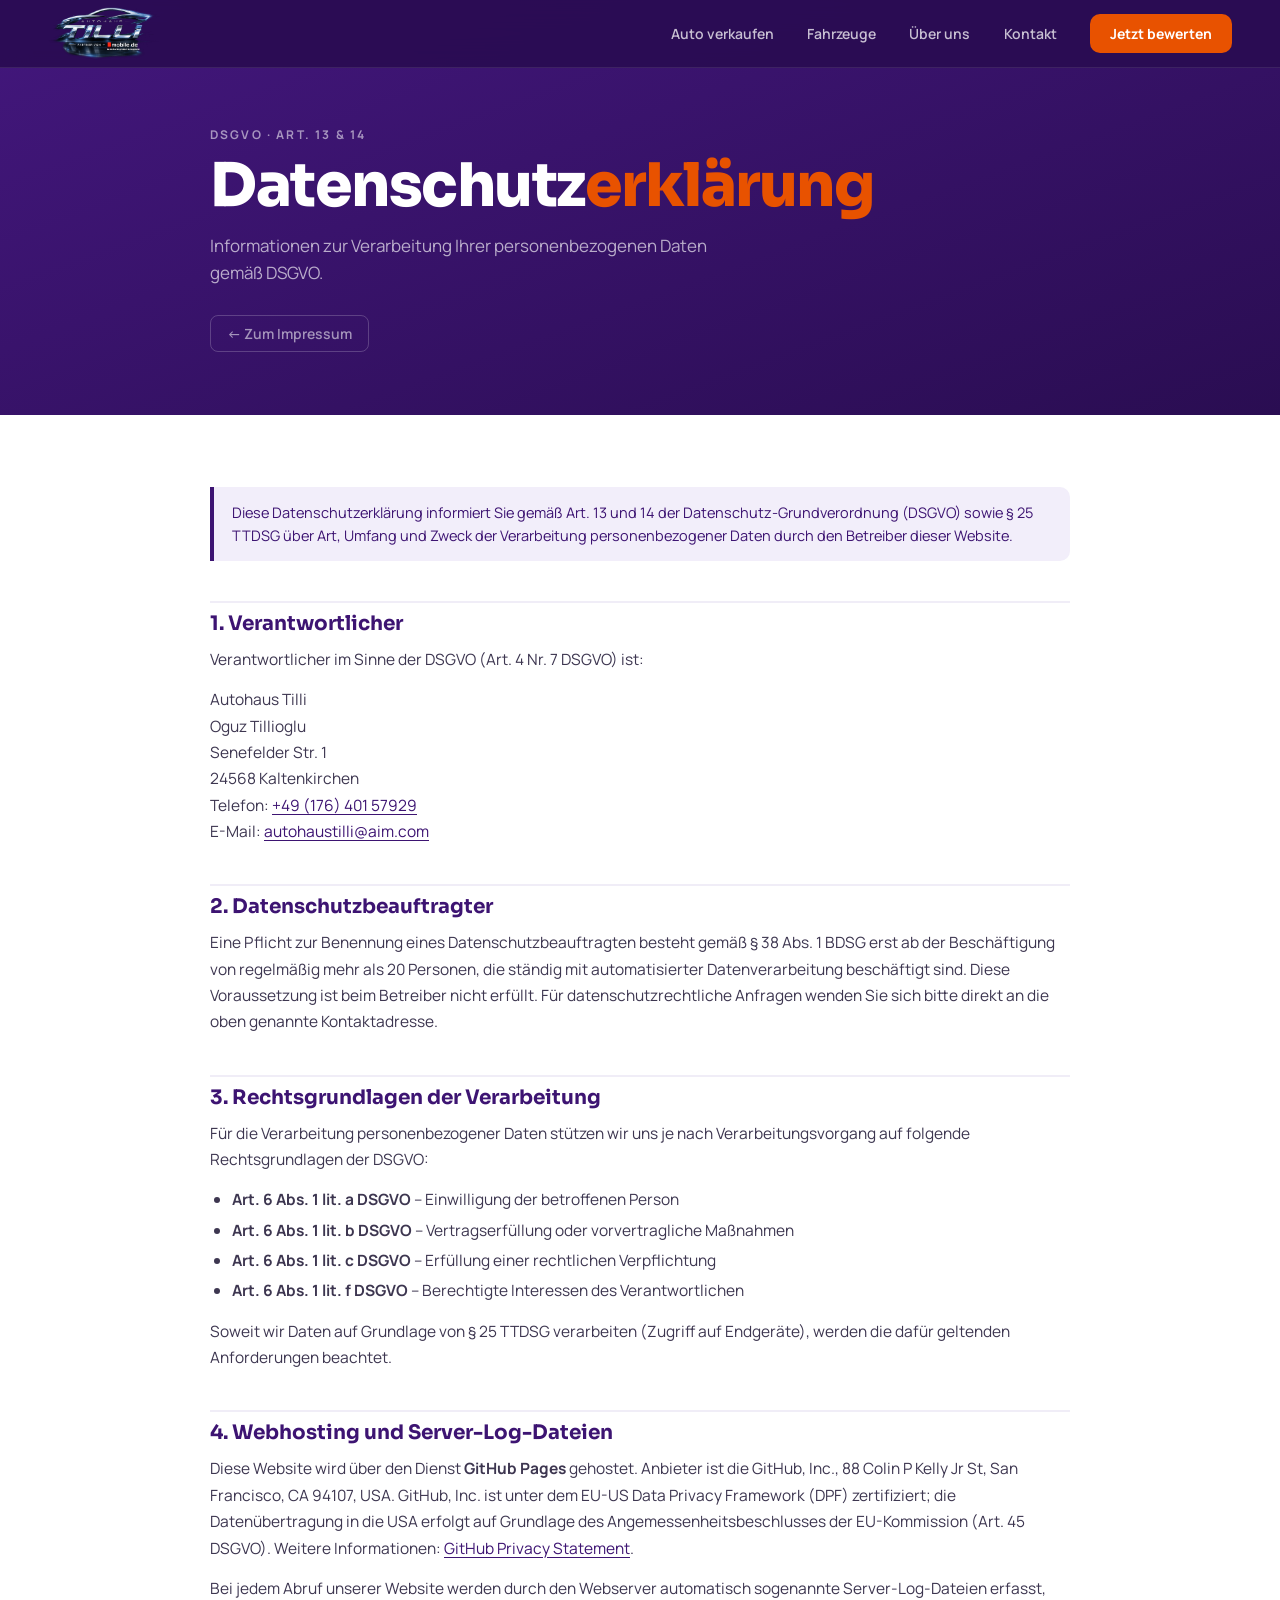
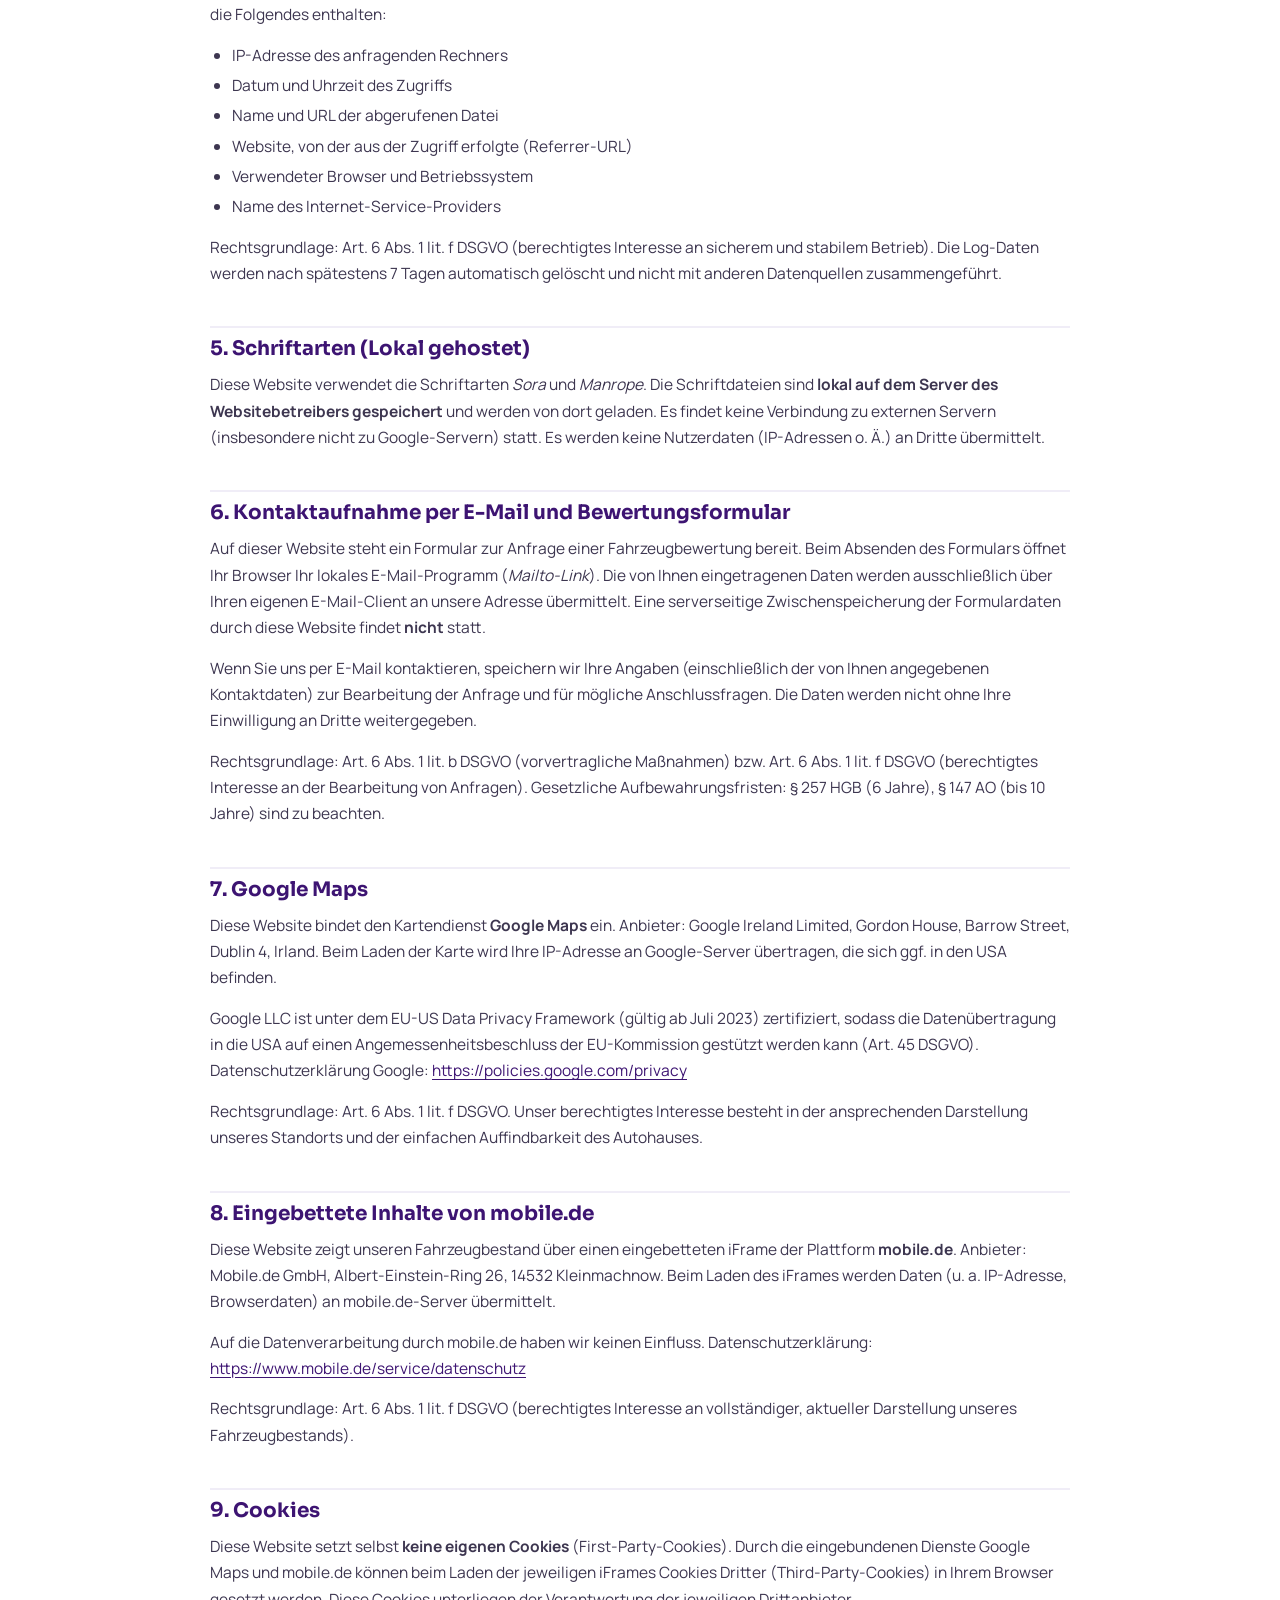
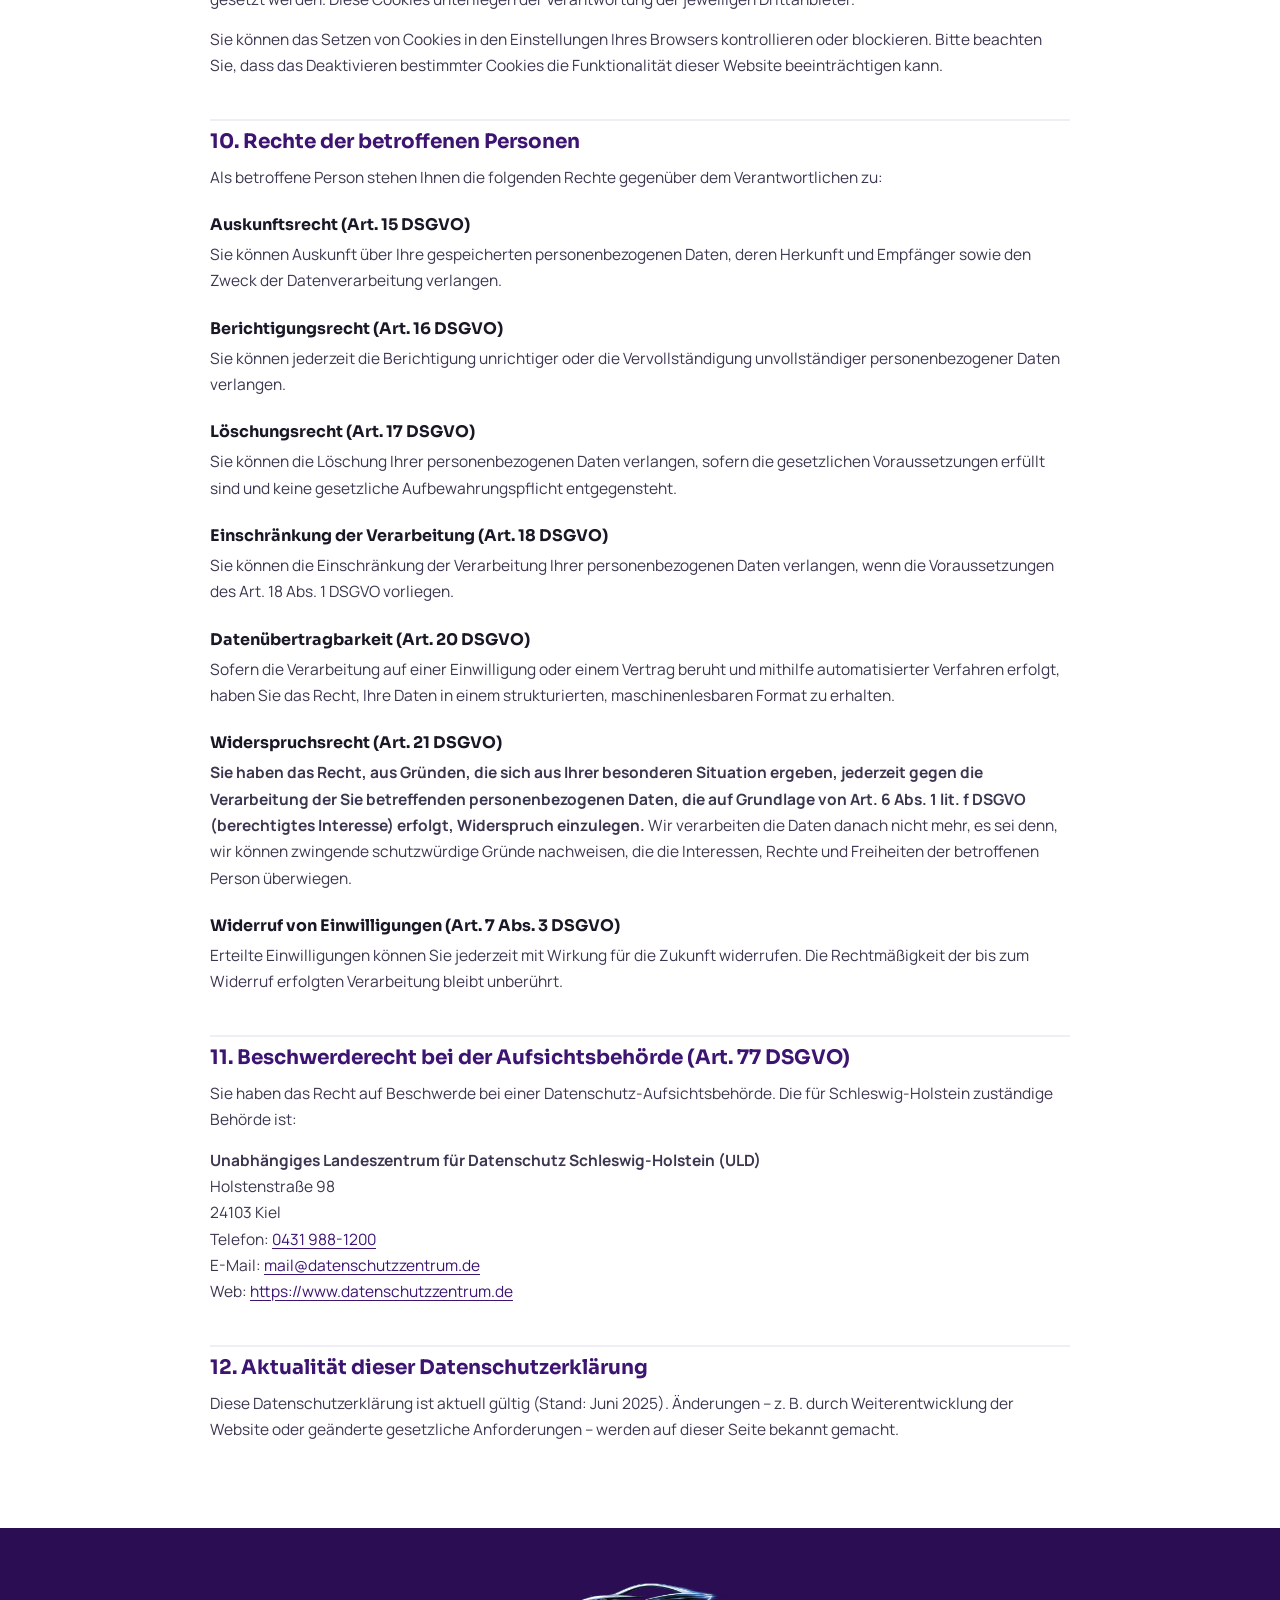
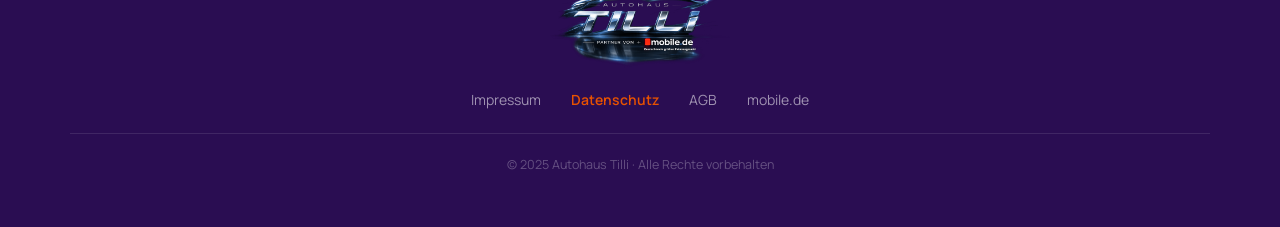
<file: datenschutz.html>
<!DOCTYPE html>
<html lang="de">
<head>
  <meta charset="utf-8">
  <meta name="viewport" content="width=device-width, initial-scale=1">
  <title>Datenschutzerklärung – Autohaus Tilli Kaltenkirchen</title>
  <meta name="robots" content="noindex, follow">
  <link rel="stylesheet" href="fonts.css">
  <style>
    *, *::before, *::after { box-sizing: border-box; }
    html { scroll-behavior: smooth; }
    body { margin: 0; font-family: 'Manrope', sans-serif; color: #1A1726; background: #fff; overflow-x: hidden; -webkit-font-smoothing: antialiased; }
    ::selection { background: #E85200; color: #fff; }
    .nav-link { transition: color .15s; }
    .nav-link:hover { color: #fff !important; }
    .nav-cta { transition: background .15s, transform .1s; }
    .nav-cta:hover { background: #FF6010 !important; transform: translateY(-1px); }
    .footer-link { transition: color .15s; }
    .footer-link:hover { color: #E85200 !important; }
    .legal-content { max-width: 860px; margin: 0 auto; }
    .legal-content h2 { font-family: 'Sora', sans-serif; font-weight: 800; font-size: clamp(26px, 3.5vw, 38px); line-height: 1.05; letter-spacing: -0.02em; color: #3D1472; margin: 0 0 12px; }
    .legal-content h3 { font-family: 'Sora', sans-serif; font-weight: 700; font-size: 20px; color: #3D1472; margin: 40px 0 10px; padding-top: 8px; border-top: 2px solid #F0EDF7; }
    .legal-content h4 { font-family: 'Sora', sans-serif; font-weight: 700; font-size: 16px; color: #1A1726; margin: 24px 0 6px; }
    .legal-content p { font-size: 15.5px; line-height: 1.7; color: #3D3650; margin: 0 0 14px; }
    .legal-content a { color: #3D1472; text-decoration: underline; text-underline-offset: 3px; }
    .legal-content a:hover { color: #E85200; }
    .legal-content ul { padding-left: 22px; margin: 0 0 14px; }
    .legal-content ul li { font-size: 15.5px; line-height: 1.7; color: #3D3650; margin-bottom: 4px; }
    .legal-content address { font-style: normal; }
    .section-label { font-weight: 700; font-size: 12px; letter-spacing: 0.18em; text-transform: uppercase; color: #E85200; margin-bottom: 10px; }
    .infobox { background: #F2EEFA; border-left: 4px solid #3D1472; border-radius: 0 10px 10px 0; padding: 14px 18px; margin: 0 0 20px; font-size: 14.5px; line-height: 1.6; color: #3D1472; }
    .placeholder-hint { background: #FFF3E0; border: 1.5px dashed #E85200; border-radius: 8px; padding: 10px 14px; font-size: 13.5px; color: #B34000; font-weight: 600; margin: 6px 0 14px; }
    .placeholder-hint strong { display: block; margin-bottom: 2px; }
  </style>
</head>
<body>

  <!-- NAVIGATION -->
  <nav style="position:fixed;top:0;left:0;right:0;z-index:100;background:rgba(42,13,82,0.92);backdrop-filter:blur(14px);-webkit-backdrop-filter:blur(14px);display:flex;align-items:center;justify-content:space-between;gap:24px;flex-wrap:wrap;padding:0 clamp(20px,4vw,48px);min-height:68px;border-bottom:1px solid rgba(255,255,255,0.09);">
    <a href="index.html" style="display:flex;align-items:center;text-decoration:none;">
      <img src="project/assets/logo-tilli.png" alt="Autohaus Tilli – Partner von mobile.de" style="height:54px;width:auto;display:block;">
    </a>
    <div style="display:flex;align-items:center;gap:clamp(14px,2.6vw,34px);flex-wrap:wrap;">
      <a href="index.html#ankauf" class="nav-link" style="font-size:14px;font-weight:600;color:rgba(255,255,255,0.74);text-decoration:none;">Auto verkaufen</a>
      <a href="index.html#bestand" class="nav-link" style="font-size:14px;font-weight:600;color:rgba(255,255,255,0.74);text-decoration:none;">Fahrzeuge</a>
      <a href="index.html#ueber" class="nav-link" style="font-size:14px;font-weight:600;color:rgba(255,255,255,0.74);text-decoration:none;">Über uns</a>
      <a href="index.html#kontakt" class="nav-link" style="font-size:14px;font-weight:600;color:rgba(255,255,255,0.74);text-decoration:none;">Kontakt</a>
      <a href="index.html#ankauf" class="nav-cta" style="font-size:14px;font-weight:700;color:#fff;background:#E85200;padding:10px 20px;border-radius:10px;text-decoration:none;">Jetzt bewerten</a>
    </div>
  </nav>

  <!-- PAGE HEADER -->
  <div style="background:linear-gradient(160deg,#43177D 0%,#2A0D52 100%);padding:clamp(100px,14vh,140px) clamp(20px,5vw,48px) clamp(48px,7vh,72px);">
    <div style="max-width:860px;margin:0 auto;">
      <div style="font-weight:700;font-size:12px;letter-spacing:0.18em;text-transform:uppercase;color:rgba(255,255,255,0.55);margin-bottom:12px;">DSGVO · Art. 13 &amp; 14</div>
      <h1 style="font-family:'Sora',sans-serif;font-weight:800;font-size:clamp(36px,5vw,60px);line-height:1.02;letter-spacing:-0.025em;color:#fff;margin:0 0 16px;">Datenschutz<span style="color:#E85200;">erklärung</span></h1>
      <p style="font-size:17px;line-height:1.6;color:rgba(255,255,255,0.65);max-width:520px;margin:0 0 28px;">Informationen zur Verarbeitung Ihrer personenbezogenen Daten gemäß DSGVO.</p>
      <a href="impressum.html" style="display:inline-flex;align-items:center;gap:8px;font-size:14px;font-weight:600;color:rgba(255,255,255,0.55);text-decoration:none;border:1px solid rgba(255,255,255,0.2);border-radius:8px;padding:8px 16px;transition:color .15s;">
        ← Zum Impressum
      </a>
    </div>
  </div>

  <!-- CONTENT -->
  <main style="padding:clamp(56px,8vh,96px) clamp(20px,5vw,48px);">
    <div class="legal-content">

      <div class="infobox">
        Diese Datenschutzerklärung informiert Sie gemäß Art. 13 und 14 der Datenschutz-Grundverordnung (DSGVO) sowie § 25 TTDSG über Art, Umfang und Zweck der Verarbeitung personenbezogener Daten durch den Betreiber dieser Website.
      </div>

      <h3>1. Verantwortlicher</h3>
      <p>Verantwortlicher im Sinne der DSGVO (Art. 4 Nr. 7 DSGVO) ist:</p>
      <address>
        <p>
          Autohaus Tilli<br>
          Oguz Tillioglu<br>
          Senefelder Str. 1<br>
          24568 Kaltenkirchen<br>
          Telefon: <a href="tel:+4917640157929">+49 (176) 401 57929</a><br>
          E-Mail: <a href="mailto:autohaustilli@aim.com">autohaustilli@aim.com</a>
        </p>
      </address>

      <h3>2. Datenschutzbeauftragter</h3>
      <p>Eine Pflicht zur Benennung eines Datenschutzbeauftragten besteht gemäß § 38 Abs. 1 BDSG erst ab der Beschäftigung von regelmäßig mehr als 20 Personen, die ständig mit automatisierter Datenverarbeitung beschäftigt sind. Diese Voraussetzung ist beim Betreiber nicht erfüllt. Für datenschutzrechtliche Anfragen wenden Sie sich bitte direkt an die oben genannte Kontaktadresse.</p>

      <h3>3. Rechtsgrundlagen der Verarbeitung</h3>
      <p>Für die Verarbeitung personenbezogener Daten stützen wir uns je nach Verarbeitungsvorgang auf folgende Rechtsgrundlagen der DSGVO:</p>
      <ul>
        <li><strong>Art. 6 Abs. 1 lit. a DSGVO</strong> – Einwilligung der betroffenen Person</li>
        <li><strong>Art. 6 Abs. 1 lit. b DSGVO</strong> – Vertragserfüllung oder vorvertragliche Maßnahmen</li>
        <li><strong>Art. 6 Abs. 1 lit. c DSGVO</strong> – Erfüllung einer rechtlichen Verpflichtung</li>
        <li><strong>Art. 6 Abs. 1 lit. f DSGVO</strong> – Berechtigte Interessen des Verantwortlichen</li>
      </ul>
      <p>Soweit wir Daten auf Grundlage von § 25 TTDSG verarbeiten (Zugriff auf Endgeräte), werden die dafür geltenden Anforderungen beachtet.</p>

      <h3>4. Webhosting und Server-Log-Dateien</h3>
      <p>Diese Website wird über den Dienst <strong>GitHub Pages</strong> gehostet. Anbieter ist die GitHub, Inc., 88 Colin P Kelly Jr St, San Francisco, CA 94107, USA. GitHub, Inc. ist unter dem EU-US Data Privacy Framework (DPF) zertifiziert; die Datenübertragung in die USA erfolgt auf Grundlage des Angemessenheitsbeschlusses der EU-Kommission (Art. 45 DSGVO). Weitere Informationen: <a href="https://docs.github.com/en/site-policy/privacy-policies/github-general-privacy-statement" target="_blank" rel="noopener">GitHub Privacy Statement</a>.</p>
      <p>Bei jedem Abruf unserer Website werden durch den Webserver automatisch sogenannte Server-Log-Dateien erfasst, die Folgendes enthalten:</p>
      <ul>
        <li>IP-Adresse des anfragenden Rechners</li>
        <li>Datum und Uhrzeit des Zugriffs</li>
        <li>Name und URL der abgerufenen Datei</li>
        <li>Website, von der aus der Zugriff erfolgte (Referrer-URL)</li>
        <li>Verwendeter Browser und Betriebssystem</li>
        <li>Name des Internet-Service-Providers</li>
      </ul>
      <p>Rechtsgrundlage: Art. 6 Abs. 1 lit. f DSGVO (berechtigtes Interesse an sicherem und stabilem Betrieb). Die Log-Daten werden nach spätestens 7 Tagen automatisch gelöscht und nicht mit anderen Datenquellen zusammengeführt.</p>

      <h3>5. Schriftarten (Lokal gehostet)</h3>
      <p>Diese Website verwendet die Schriftarten <em>Sora</em> und <em>Manrope</em>. Die Schriftdateien sind <strong>lokal auf dem Server des Websitebetreibers gespeichert</strong> und werden von dort geladen. Es findet keine Verbindung zu externen Servern (insbesondere nicht zu Google-Servern) statt. Es werden keine Nutzerdaten (IP-Adressen o.&nbsp;Ä.) an Dritte übermittelt.</p>

      <h3>6. Kontaktaufnahme per E-Mail und Bewertungsformular</h3>
      <p>
        Auf dieser Website steht ein Formular zur Anfrage einer Fahrzeugbewertung bereit. Beim Absenden des Formulars öffnet Ihr Browser Ihr lokales E-Mail-Programm (<em>Mailto-Link</em>). Die von Ihnen eingetragenen Daten werden ausschließlich über Ihren eigenen E-Mail-Client an unsere Adresse übermittelt. Eine serverseitige Zwischenspeicherung der Formulardaten durch diese Website findet <strong>nicht</strong> statt.
      </p>
      <p>
        Wenn Sie uns per E-Mail kontaktieren, speichern wir Ihre Angaben (einschließlich der von Ihnen angegebenen Kontaktdaten) zur Bearbeitung der Anfrage und für mögliche Anschlussfragen. Die Daten werden nicht ohne Ihre Einwilligung an Dritte weitergegeben.
      </p>
      <p>
        Rechtsgrundlage: Art. 6 Abs. 1 lit. b DSGVO (vorvertragliche Maßnahmen) bzw. Art. 6 Abs. 1 lit. f DSGVO (berechtigtes Interesse an der Bearbeitung von Anfragen). Gesetzliche Aufbewahrungsfristen: § 257 HGB (6 Jahre), § 147 AO (bis 10 Jahre) sind zu beachten.
      </p>

      <h3>7. Google Maps</h3>
      <p>
        Diese Website bindet den Kartendienst <strong>Google Maps</strong> ein. Anbieter: Google Ireland Limited, Gordon House, Barrow Street, Dublin 4, Irland. Beim Laden der Karte wird Ihre IP-Adresse an Google-Server übertragen, die sich ggf. in den USA befinden.
      </p>
      <p>
        Google LLC ist unter dem EU-US Data Privacy Framework (gültig ab Juli 2023) zertifiziert, sodass die Datenübertragung in die USA auf einen Angemessenheitsbeschluss der EU-Kommission gestützt werden kann (Art. 45 DSGVO). Datenschutzerklärung Google: <a href="https://policies.google.com/privacy" target="_blank" rel="noopener">https://policies.google.com/privacy</a>
      </p>
      <p>
        Rechtsgrundlage: Art. 6 Abs. 1 lit. f DSGVO. Unser berechtigtes Interesse besteht in der ansprechenden Darstellung unseres Standorts und der einfachen Auffindbarkeit des Autohauses.
      </p>

      <h3>8. Eingebettete Inhalte von mobile.de</h3>
      <p>
        Diese Website zeigt unseren Fahrzeugbestand über einen eingebetteten iFrame der Plattform <strong>mobile.de</strong>. Anbieter: Mobile.de GmbH, Albert-Einstein-Ring 26, 14532 Kleinmachnow. Beim Laden des iFrames werden Daten (u.&nbsp;a. IP-Adresse, Browserdaten) an mobile.de-Server übermittelt.
      </p>
      <p>
        Auf die Datenverarbeitung durch mobile.de haben wir keinen Einfluss. Datenschutzerklärung: <a href="https://www.mobile.de/service/datenschutz" target="_blank" rel="noopener">https://www.mobile.de/service/datenschutz</a>
      </p>
      <p>Rechtsgrundlage: Art. 6 Abs. 1 lit. f DSGVO (berechtigtes Interesse an vollständiger, aktueller Darstellung unseres Fahrzeugbestands).</p>

      <h3>9. Cookies</h3>
      <p>
        Diese Website setzt selbst <strong>keine eigenen Cookies</strong> (First-Party-Cookies). Durch die eingebundenen Dienste Google Maps und mobile.de können beim Laden der jeweiligen iFrames Cookies Dritter (Third-Party-Cookies) in Ihrem Browser gesetzt werden. Diese Cookies unterliegen der Verantwortung der jeweiligen Drittanbieter.
      </p>
      <p>
        Sie können das Setzen von Cookies in den Einstellungen Ihres Browsers kontrollieren oder blockieren. Bitte beachten Sie, dass das Deaktivieren bestimmter Cookies die Funktionalität dieser Website beeinträchtigen kann.
      </p>

      <h3>10. Rechte der betroffenen Personen</h3>
      <p>Als betroffene Person stehen Ihnen die folgenden Rechte gegenüber dem Verantwortlichen zu:</p>

      <h4>Auskunftsrecht (Art. 15 DSGVO)</h4>
      <p>Sie können Auskunft über Ihre gespeicherten personenbezogenen Daten, deren Herkunft und Empfänger sowie den Zweck der Datenverarbeitung verlangen.</p>

      <h4>Berichtigungsrecht (Art. 16 DSGVO)</h4>
      <p>Sie können jederzeit die Berichtigung unrichtiger oder die Vervollständigung unvollständiger personenbezogener Daten verlangen.</p>

      <h4>Löschungsrecht (Art. 17 DSGVO)</h4>
      <p>Sie können die Löschung Ihrer personenbezogenen Daten verlangen, sofern die gesetzlichen Voraussetzungen erfüllt sind und keine gesetzliche Aufbewahrungspflicht entgegensteht.</p>

      <h4>Einschränkung der Verarbeitung (Art. 18 DSGVO)</h4>
      <p>Sie können die Einschränkung der Verarbeitung Ihrer personenbezogenen Daten verlangen, wenn die Voraussetzungen des Art. 18 Abs. 1 DSGVO vorliegen.</p>

      <h4>Datenübertragbarkeit (Art. 20 DSGVO)</h4>
      <p>Sofern die Verarbeitung auf einer Einwilligung oder einem Vertrag beruht und mithilfe automatisierter Verfahren erfolgt, haben Sie das Recht, Ihre Daten in einem strukturierten, maschinenlesbaren Format zu erhalten.</p>

      <h4>Widerspruchsrecht (Art. 21 DSGVO)</h4>
      <p>
        <strong>Sie haben das Recht, aus Gründen, die sich aus Ihrer besonderen Situation ergeben, jederzeit gegen die Verarbeitung der Sie betreffenden personenbezogenen Daten, die auf Grundlage von Art. 6 Abs. 1 lit. f DSGVO (berechtigtes Interesse) erfolgt, Widerspruch einzulegen.</strong> Wir verarbeiten die Daten danach nicht mehr, es sei denn, wir können zwingende schutzwürdige Gründe nachweisen, die die Interessen, Rechte und Freiheiten der betroffenen Person überwiegen.
      </p>

      <h4>Widerruf von Einwilligungen (Art. 7 Abs. 3 DSGVO)</h4>
      <p>Erteilte Einwilligungen können Sie jederzeit mit Wirkung für die Zukunft widerrufen. Die Rechtmäßigkeit der bis zum Widerruf erfolgten Verarbeitung bleibt unberührt.</p>

      <h3>11. Beschwerderecht bei der Aufsichtsbehörde (Art. 77 DSGVO)</h3>
      <p>Sie haben das Recht auf Beschwerde bei einer Datenschutz-Aufsichtsbehörde. Die für Schleswig-Holstein zuständige Behörde ist:</p>
      <address>
        <p>
          <strong>Unabhängiges Landeszentrum für Datenschutz Schleswig-Holstein (ULD)</strong><br>
          Holstenstraße 98<br>
          24103 Kiel<br>
          Telefon: <a href="tel:+494319881200">0431 988-1200</a><br>
          E-Mail: <a href="mailto:mail@datenschutzzentrum.de">mail@datenschutzzentrum.de</a><br>
          Web: <a href="https://www.datenschutzzentrum.de" target="_blank" rel="noopener">https://www.datenschutzzentrum.de</a>
        </p>
      </address>

      <h3>12. Aktualität dieser Datenschutzerklärung</h3>
      <p>Diese Datenschutzerklärung ist aktuell gültig (Stand: Juni 2025). Änderungen – z.&nbsp;B. durch Weiterentwicklung der Website oder geänderte gesetzliche Anforderungen – werden auf dieser Seite bekannt gemacht.</p>

    </div>
  </main>

  <!-- FOOTER -->
  <footer style="background:#2A0D52;padding:clamp(40px,6vh,56px) clamp(20px,5vw,48px);text-align:center;">
    <img src="project/assets/logo-tilli.png" alt="Autohaus Tilli" style="height:86px;width:auto;margin:0 auto 22px;display:block;">
    <div style="display:flex;justify-content:center;gap:30px;flex-wrap:wrap;margin-bottom:24px;">
      <a href="impressum.html" class="footer-link" style="font-size:14px;color:rgba(255,255,255,0.55);text-decoration:none;">Impressum</a>
      <a href="datenschutz.html" class="footer-link" style="font-size:14px;color:#E85200;font-weight:600;text-decoration:none;">Datenschutz</a>
      <a href="#" class="footer-link" style="font-size:14px;color:rgba(255,255,255,0.55);text-decoration:none;">AGB</a>
      <a href="https://www.mobile.de" target="_blank" rel="noopener" class="footer-link" style="font-size:14px;color:rgba(255,255,255,0.55);text-decoration:none;">mobile.de</a>
    </div>
    <hr style="border:none;border-top:1px solid rgba(255,255,255,0.1);margin:22px auto;max-width:1140px;">
    <div style="font-size:12.5px;color:rgba(255,255,255,0.28);">© 2025 Autohaus Tilli · Alle Rechte vorbehalten</div>
  </footer>

</body>
</html>
</file>
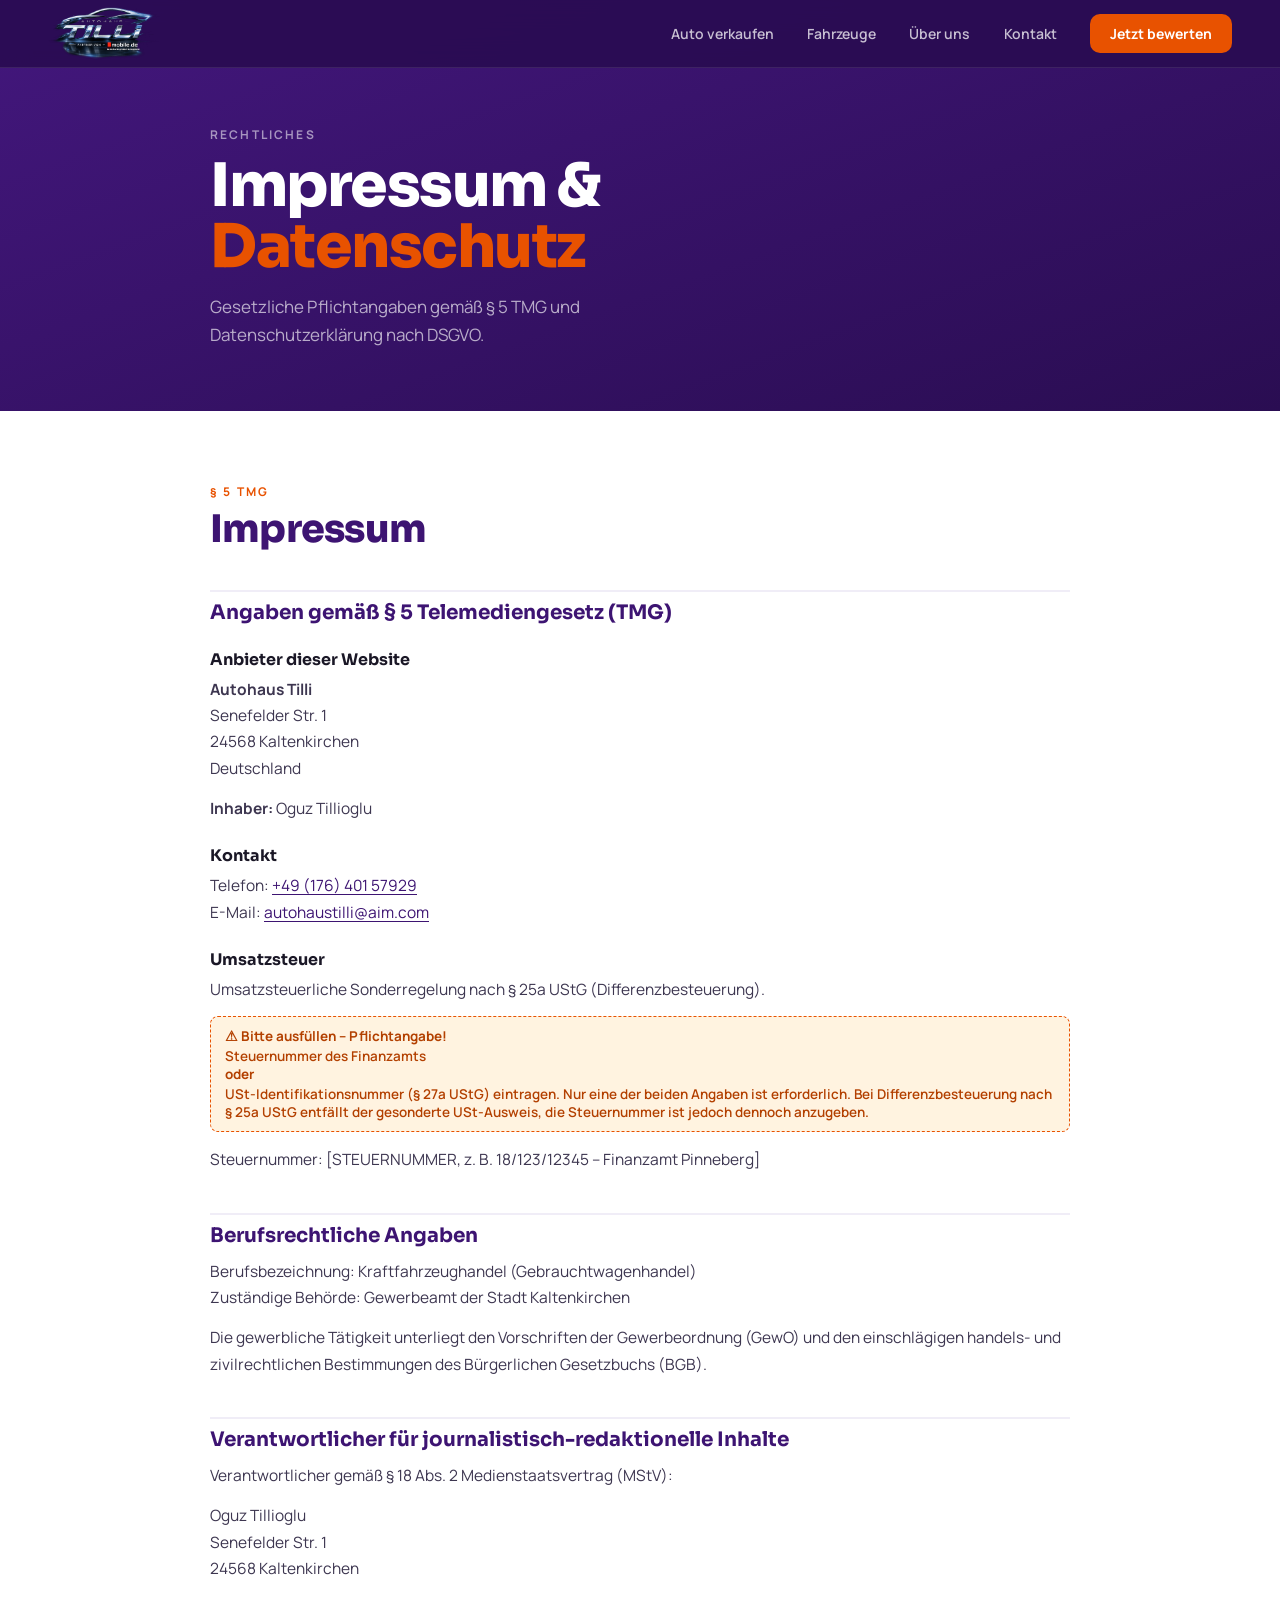
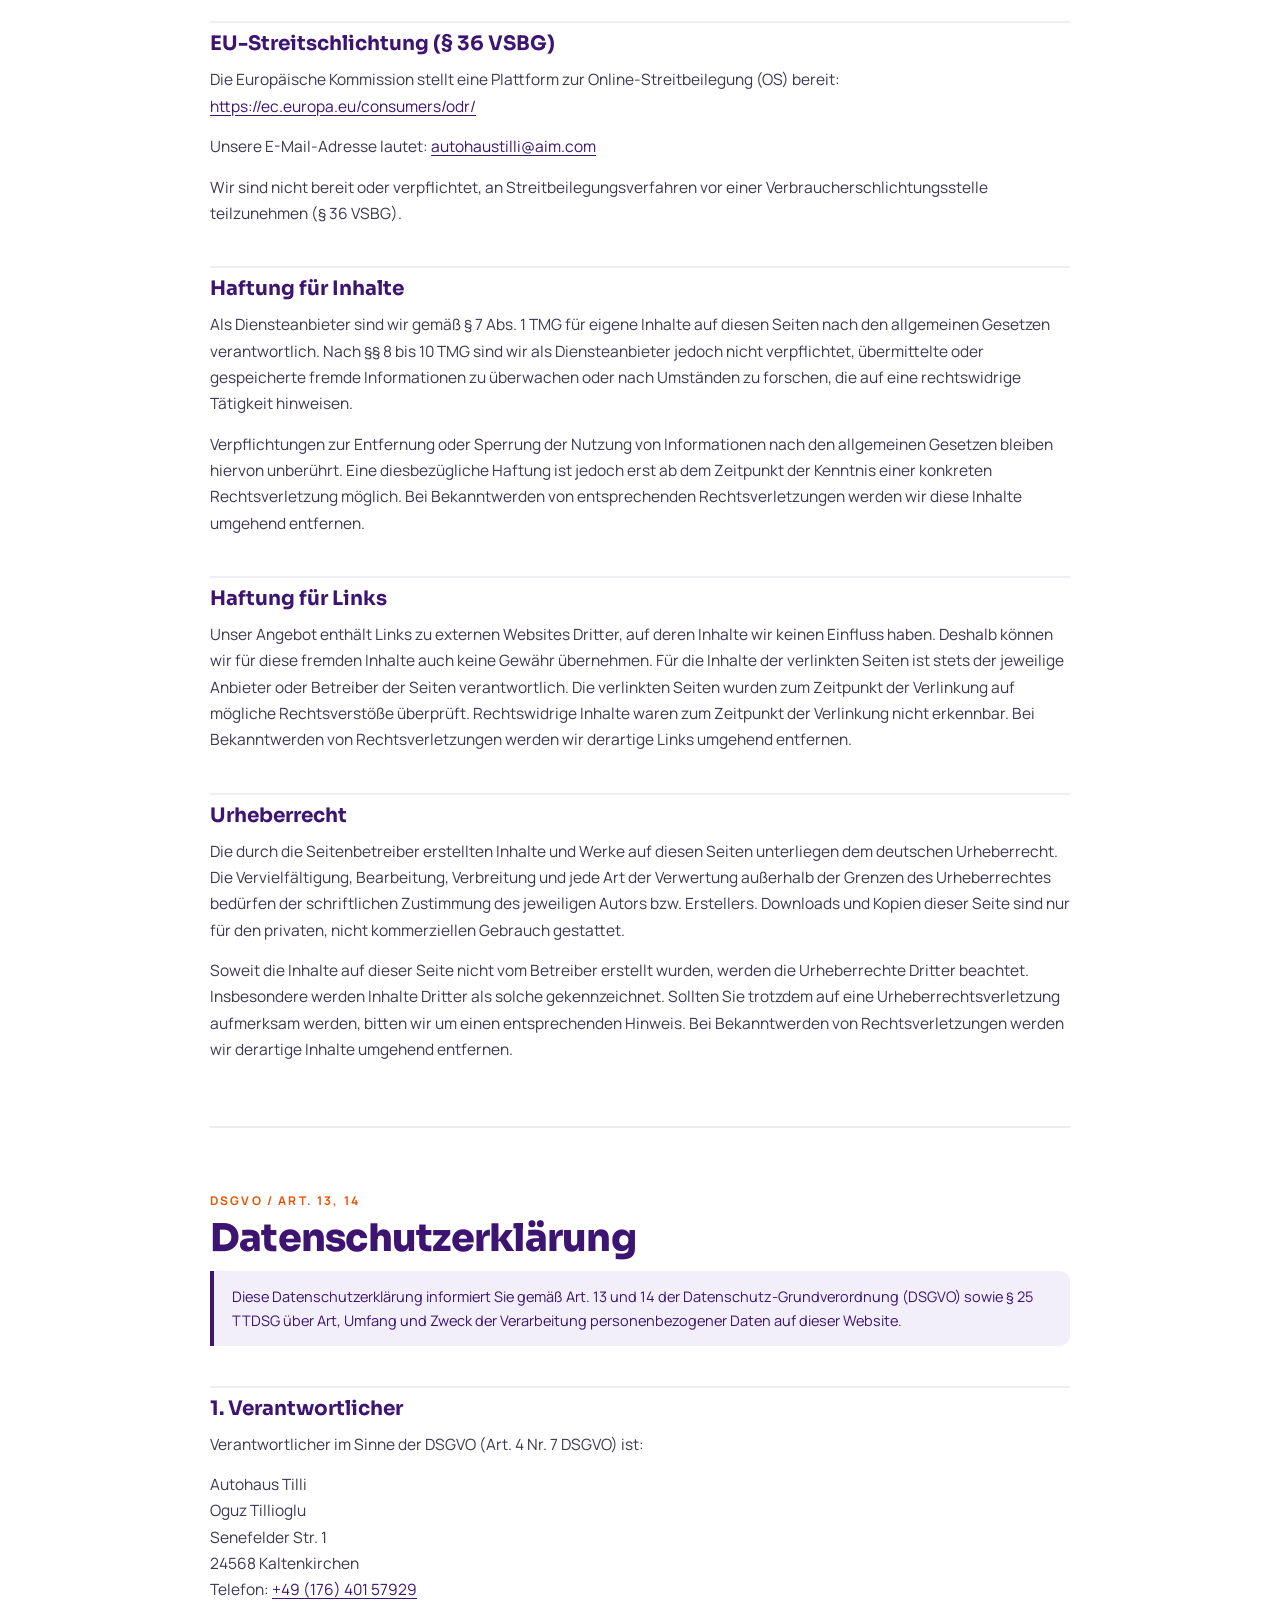
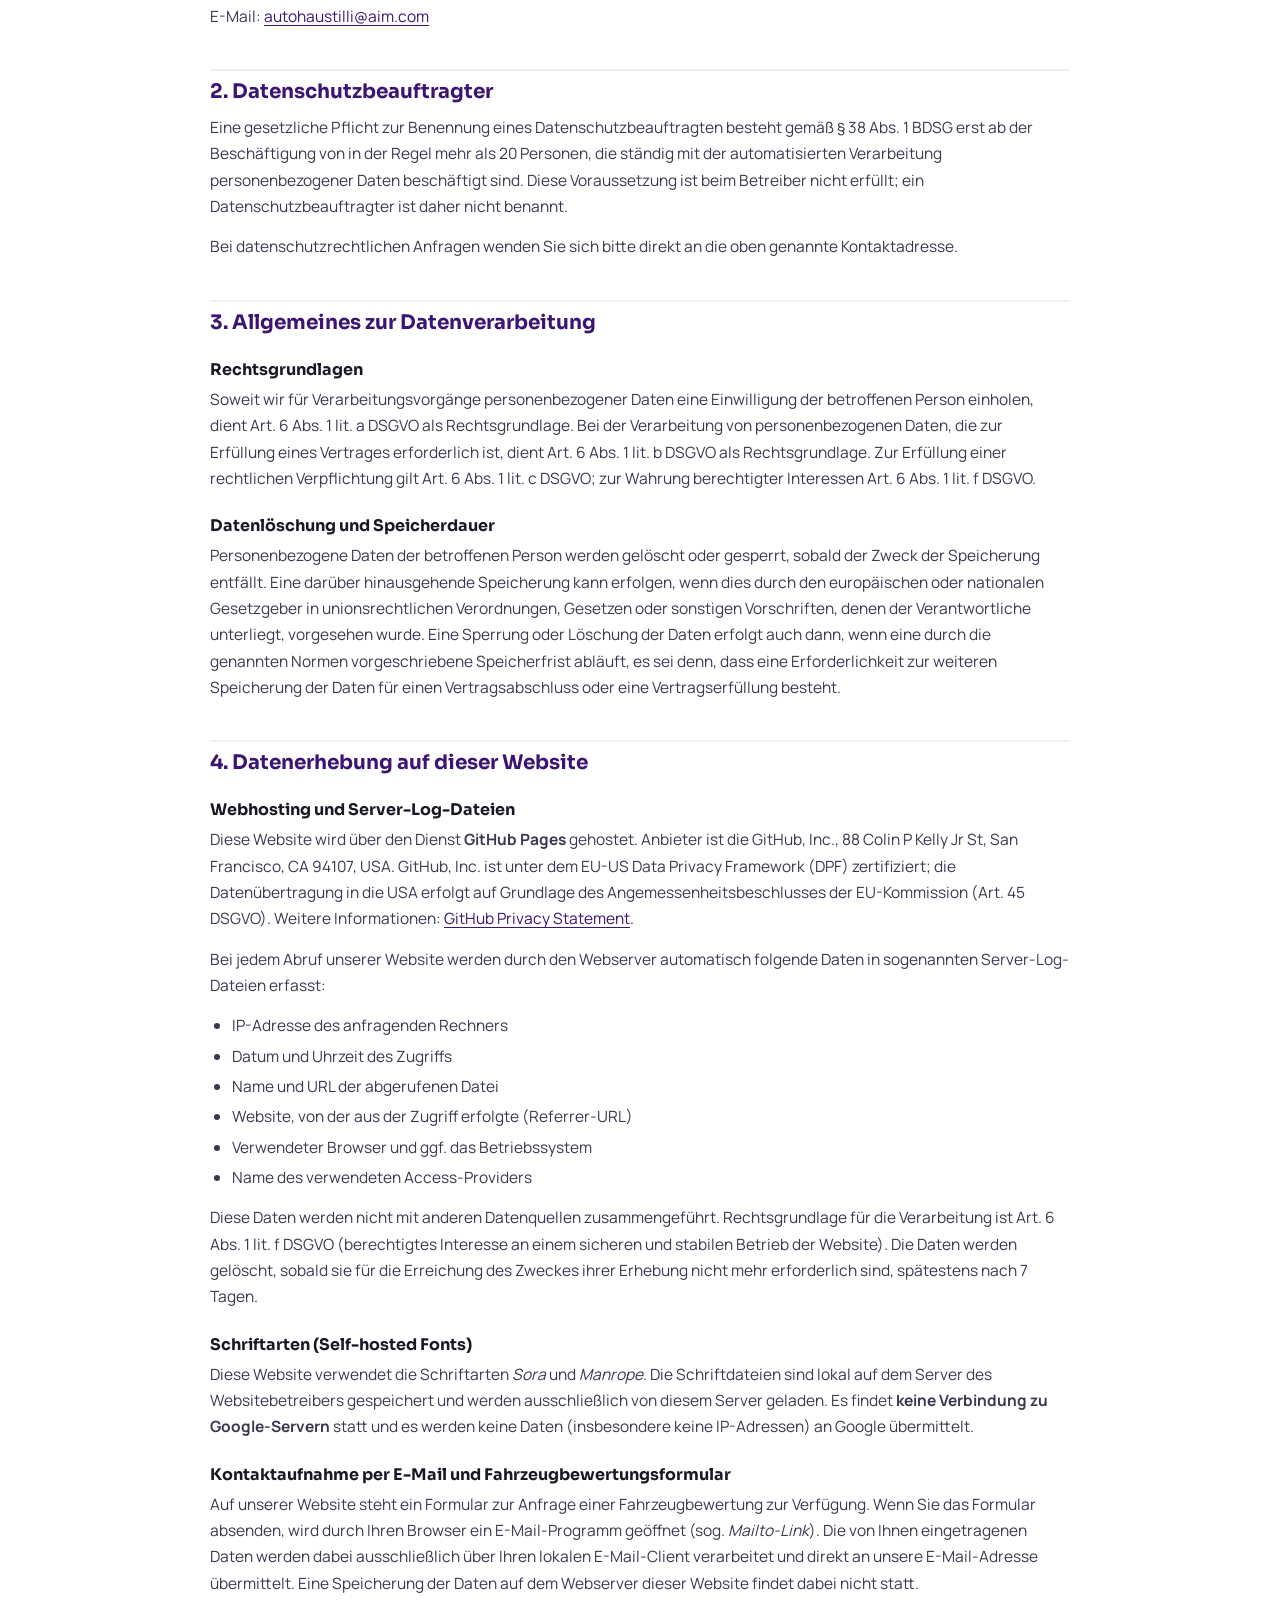
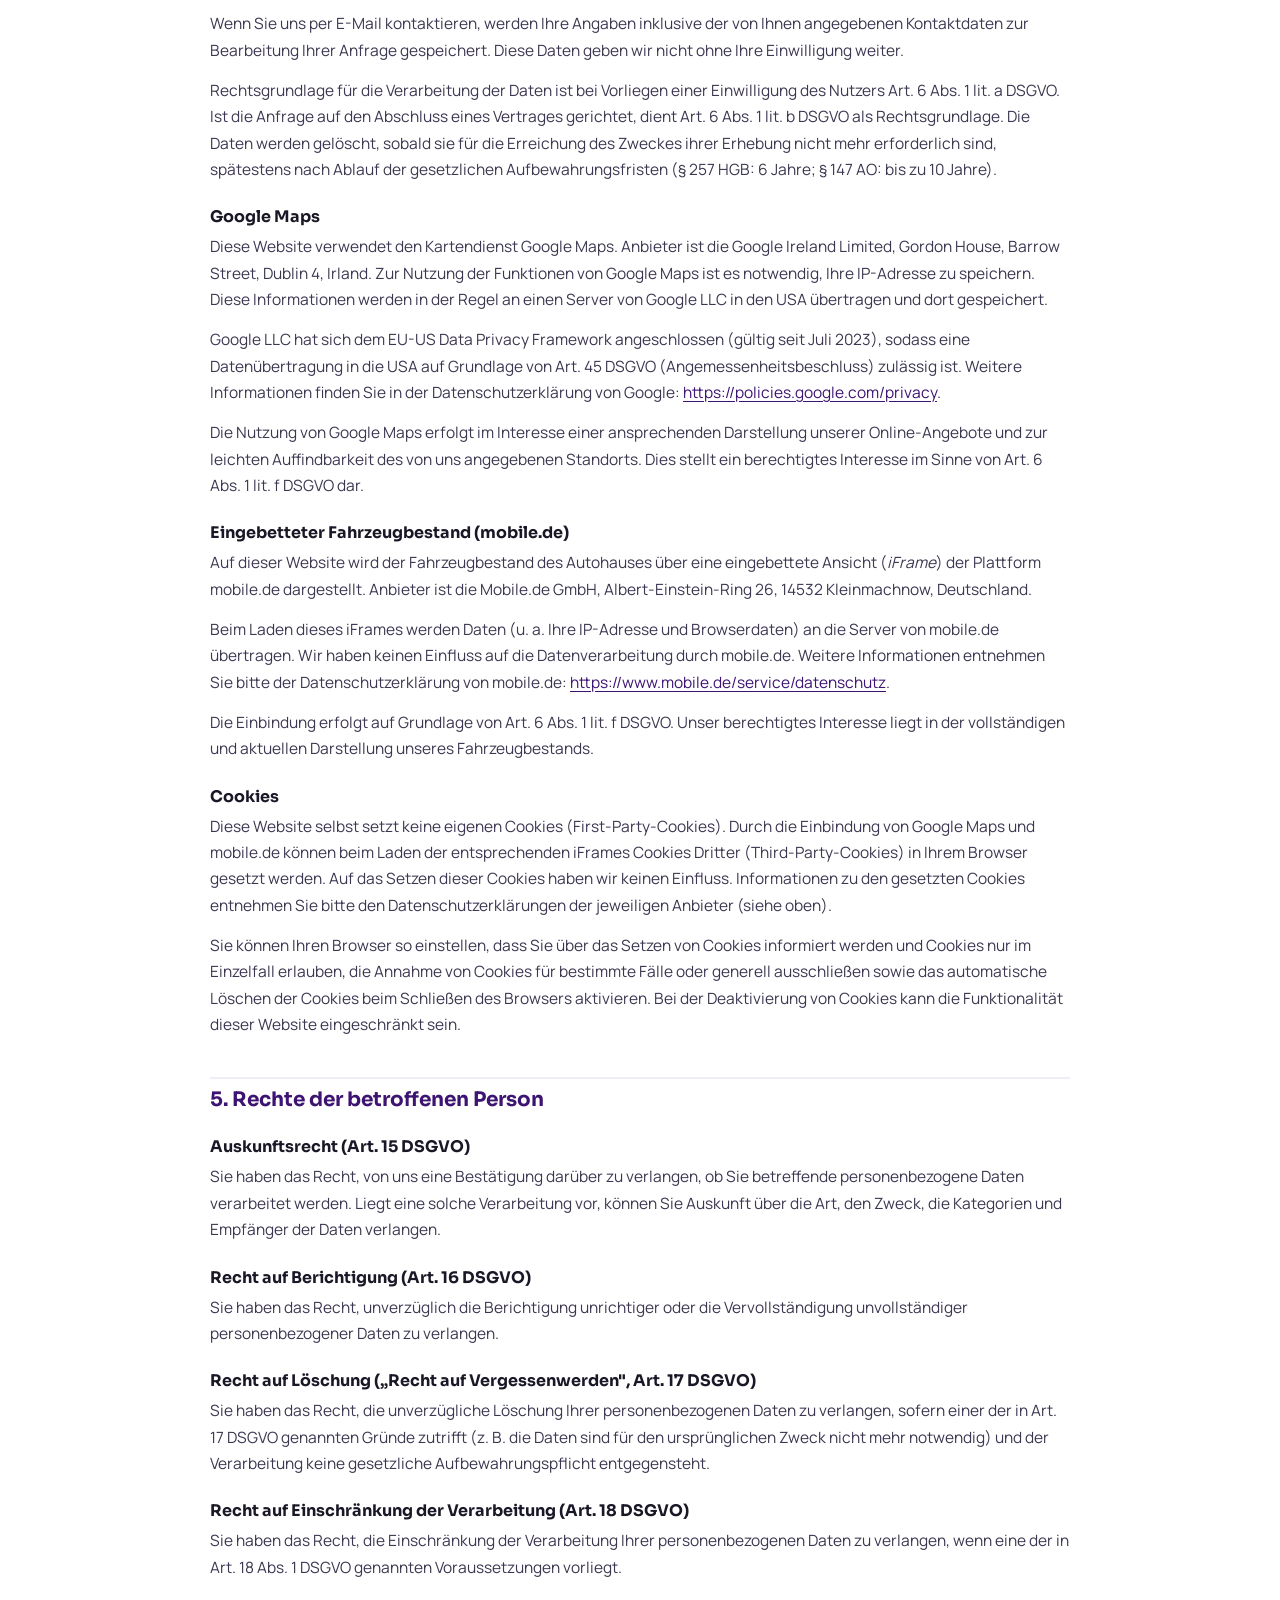
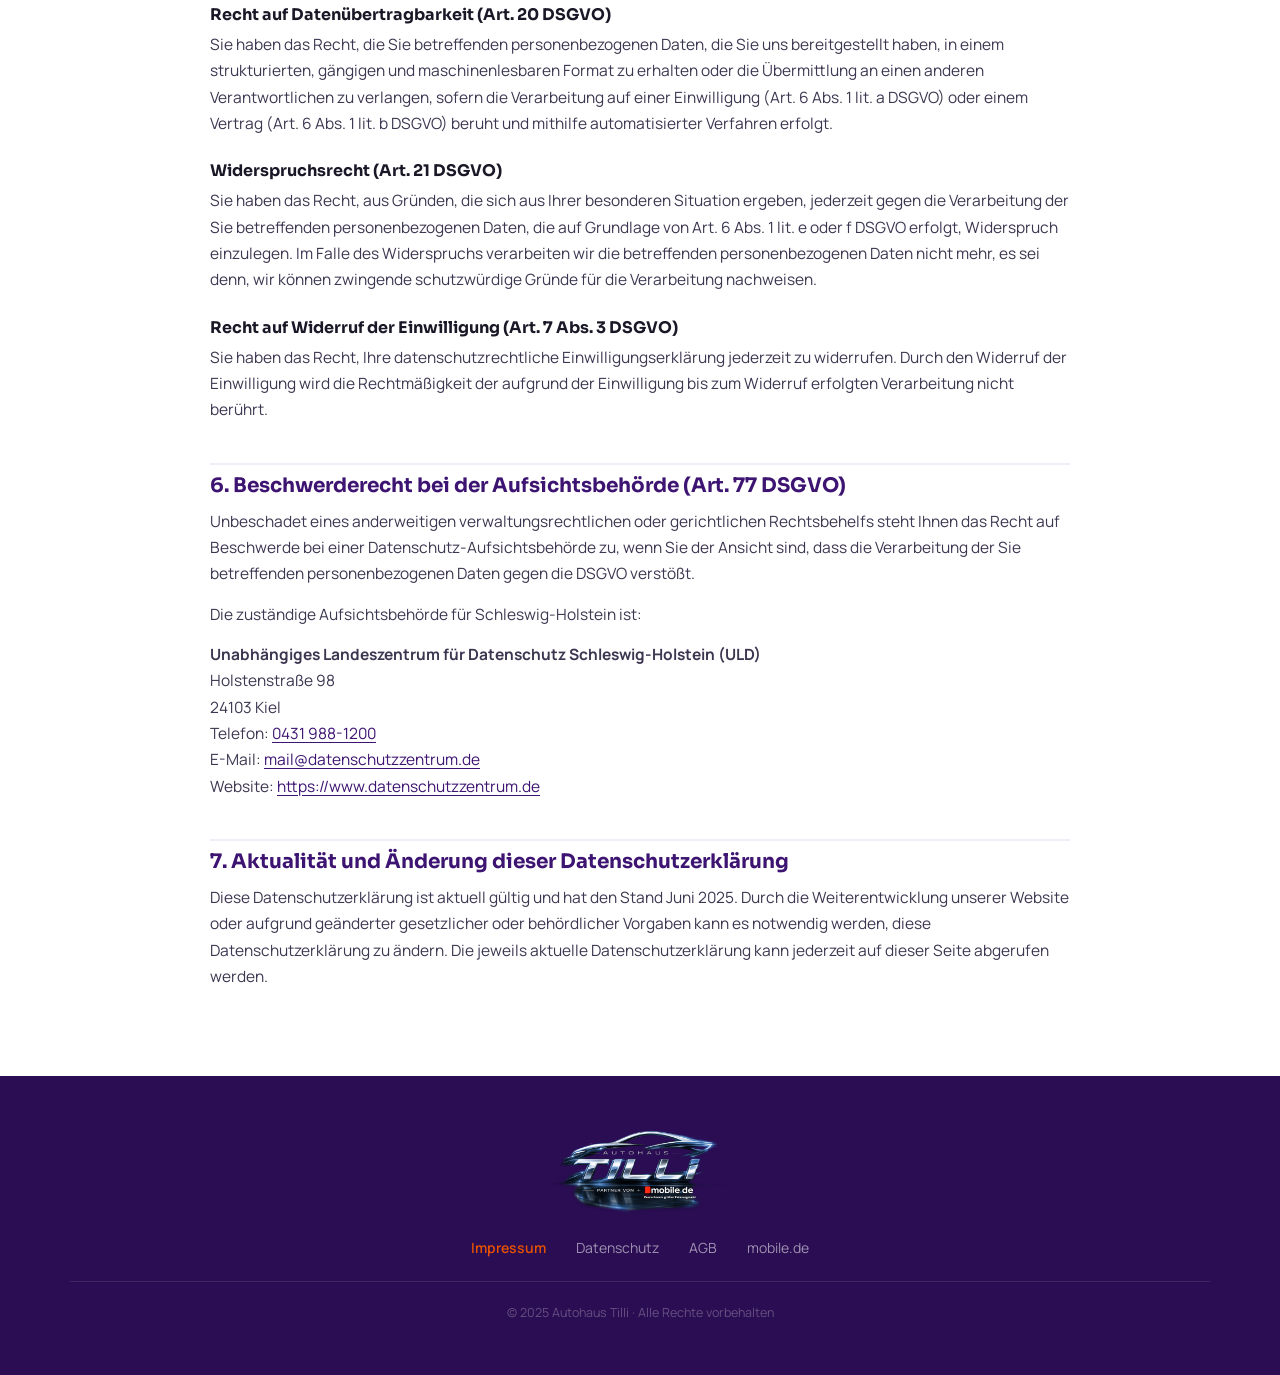
<file: impressum.html>
<!DOCTYPE html>
<html lang="de">
<head>
  <meta charset="utf-8">
  <meta name="viewport" content="width=device-width, initial-scale=1">
  <title>Impressum – Autohaus Tilli Kaltenkirchen</title>
  <meta name="robots" content="noindex, follow">
  <link rel="stylesheet" href="fonts.css">
  <style>
    *, *::before, *::after { box-sizing: border-box; }
    html { scroll-behavior: smooth; }
    body { margin: 0; font-family: 'Manrope', sans-serif; color: #1A1726; background: #fff; overflow-x: hidden; -webkit-font-smoothing: antialiased; }
    ::selection { background: #E85200; color: #fff; }
    .nav-link { transition: color .15s; }
    .nav-link:hover { color: #fff !important; }
    .nav-cta { transition: background .15s, transform .1s; }
    .nav-cta:hover { background: #FF6010 !important; transform: translateY(-1px); }
    .footer-link { transition: color .15s; }
    .footer-link:hover { color: #E85200 !important; }

    /* Legal content styles */
    .legal-content { max-width: 860px; margin: 0 auto; }
    .legal-content h2 {
      font-family: 'Sora', sans-serif;
      font-weight: 800;
      font-size: clamp(26px, 3.5vw, 38px);
      line-height: 1.05;
      letter-spacing: -0.02em;
      color: #3D1472;
      margin: 0 0 12px;
    }
    .legal-content h3 {
      font-family: 'Sora', sans-serif;
      font-weight: 700;
      font-size: 20px;
      color: #3D1472;
      margin: 40px 0 10px;
      padding-top: 8px;
      border-top: 2px solid #F0EDF7;
    }
    .legal-content h4 {
      font-family: 'Sora', sans-serif;
      font-weight: 700;
      font-size: 16px;
      color: #1A1726;
      margin: 24px 0 6px;
    }
    .legal-content p {
      font-size: 15.5px;
      line-height: 1.7;
      color: #3D3650;
      margin: 0 0 14px;
    }
    .legal-content a { color: #3D1472; text-decoration: underline; text-underline-offset: 3px; }
    .legal-content a:hover { color: #E85200; }
    .legal-content ul { padding-left: 22px; margin: 0 0 14px; }
    .legal-content ul li { font-size: 15.5px; line-height: 1.7; color: #3D3650; margin-bottom: 4px; }
    .legal-content address { font-style: normal; }

    .section-label {
      font-weight: 700;
      font-size: 12px;
      letter-spacing: 0.18em;
      text-transform: uppercase;
      color: #E85200;
      margin-bottom: 10px;
    }
    .placeholder-hint {
      background: #FFF3E0;
      border: 1.5px dashed #E85200;
      border-radius: 8px;
      padding: 10px 14px;
      font-size: 13.5px;
      color: #B34000;
      font-weight: 600;
      margin: 6px 0 14px;
    }
    .placeholder-hint strong { display: block; margin-bottom: 2px; }
    .infobox {
      background: #F2EEFA;
      border-left: 4px solid #3D1472;
      border-radius: 0 10px 10px 0;
      padding: 14px 18px;
      margin: 0 0 20px;
      font-size: 14.5px;
      line-height: 1.6;
      color: #3D1472;
    }
  </style>
</head>
<body>

  <!-- NAVIGATION -->
  <nav style="position:fixed;top:0;left:0;right:0;z-index:100;background:rgba(42,13,82,0.92);backdrop-filter:blur(14px);-webkit-backdrop-filter:blur(14px);display:flex;align-items:center;justify-content:space-between;gap:24px;flex-wrap:wrap;padding:0 clamp(20px,4vw,48px);min-height:68px;border-bottom:1px solid rgba(255,255,255,0.09);">
    <a href="index.html" style="display:flex;align-items:center;text-decoration:none;">
      <img src="project/assets/logo-tilli.png" alt="Autohaus Tilli – Partner von mobile.de" style="height:54px;width:auto;display:block;">
    </a>
    <div style="display:flex;align-items:center;gap:clamp(14px,2.6vw,34px);flex-wrap:wrap;">
      <a href="index.html#ankauf" class="nav-link" style="font-size:14px;font-weight:600;color:rgba(255,255,255,0.74);text-decoration:none;">Auto verkaufen</a>
      <a href="index.html#bestand" class="nav-link" style="font-size:14px;font-weight:600;color:rgba(255,255,255,0.74);text-decoration:none;">Fahrzeuge</a>
      <a href="index.html#ueber" class="nav-link" style="font-size:14px;font-weight:600;color:rgba(255,255,255,0.74);text-decoration:none;">Über uns</a>
      <a href="index.html#kontakt" class="nav-link" style="font-size:14px;font-weight:600;color:rgba(255,255,255,0.74);text-decoration:none;">Kontakt</a>
      <a href="index.html#ankauf" class="nav-cta" style="font-size:14px;font-weight:700;color:#fff;background:#E85200;padding:10px 20px;border-radius:10px;text-decoration:none;">Jetzt bewerten</a>
    </div>
  </nav>

  <!-- PAGE HEADER -->
  <div style="background:linear-gradient(160deg,#43177D 0%,#2A0D52 100%);padding:clamp(100px,14vh,140px) clamp(20px,5vw,48px) clamp(48px,7vh,72px);">
    <div style="max-width:860px;margin:0 auto;">
      <div style="font-weight:700;font-size:12px;letter-spacing:0.18em;text-transform:uppercase;color:rgba(255,255,255,0.55);margin-bottom:12px;">Rechtliches</div>
      <h1 style="font-family:'Sora',sans-serif;font-weight:800;font-size:clamp(36px,5vw,60px);line-height:1.02;letter-spacing:-0.025em;color:#fff;margin:0 0 16px;">Impressum &amp;<br><span style="color:#E85200;">Datenschutz</span></h1>
      <p style="font-size:17px;line-height:1.6;color:rgba(255,255,255,0.65);max-width:520px;margin:0;">Gesetzliche Pflichtangaben gemäß § 5 TMG und Datenschutzerklärung nach DSGVO.</p>
    </div>
  </div>

  <!-- CONTENT -->
  <main style="padding:clamp(56px,8vh,96px) clamp(20px,5vw,48px);">
    <div class="legal-content">

      <!-- ============================================================ -->
      <!-- IMPRESSUM                                                     -->
      <!-- ============================================================ -->
      <div id="impressum">
        <div class="section-label">§ 5 TMG</div>
        <h2>Impressum</h2>

        <h3>Angaben gemäß § 5 Telemediengesetz (TMG)</h3>

        <h4>Anbieter dieser Website</h4>
        <address>
          <p>
            <strong>Autohaus Tilli</strong><br>
            Senefelder Str. 1<br>
            24568 Kaltenkirchen<br>
            Deutschland
          </p>
        </address>

        <p><strong>Inhaber:</strong> Oguz Tillioglu</p>

        <h4>Kontakt</h4>
        <p>
          Telefon: <a href="tel:+4917640157929">+49 (176) 401 57929</a><br>
          E-Mail: <a href="mailto:autohaustilli@aim.com">autohaustilli@aim.com</a>
        </p>

        <h4>Umsatzsteuer</h4>
        <p>Umsatzsteuerliche Sonderregelung nach § 25a UStG (Differenzbesteuerung).</p>
        <div class="placeholder-hint">
          <strong>⚠ Bitte ausfüllen – Pflichtangabe!</strong>
          Steuernummer des Finanzamts <strong>oder</strong> USt-Identifikationsnummer (§ 27a UStG) eintragen. Nur eine der beiden Angaben ist erforderlich. Bei Differenzbesteuerung nach § 25a UStG entfällt der gesonderte USt-Ausweis, die Steuernummer ist jedoch dennoch anzugeben.
        </div>
        <p>Steuernummer: [STEUERNUMMER, z.&nbsp;B. 18/123/12345 – Finanzamt Pinneberg]</p>


        <h3>Berufsrechtliche Angaben</h3>
        <p>
          Berufsbezeichnung: Kraftfahrzeughandel (Gebrauchtwagenhandel)<br>
          Zuständige Behörde: Gewerbeamt der Stadt Kaltenkirchen
        </p>
        <p>Die gewerbliche Tätigkeit unterliegt den Vorschriften der Gewerbeordnung (GewO) und den einschlägigen handels- und zivilrechtlichen Bestimmungen des Bürgerlichen Gesetzbuchs (BGB).</p>

        <h3>Verantwortlicher für journalistisch-redaktionelle Inhalte</h3>
        <p>Verantwortlicher gemäß § 18 Abs. 2 Medienstaatsvertrag (MStV):</p>
        <p>
          Oguz Tillioglu<br>
          Senefelder Str. 1<br>
          24568 Kaltenkirchen
        </p>

        <h3>EU-Streitschlichtung (§ 36 VSBG)</h3>
        <p>
          Die Europäische Kommission stellt eine Plattform zur Online-Streitbeilegung (OS) bereit:
          <a href="https://ec.europa.eu/consumers/odr/" target="_blank" rel="noopener">https://ec.europa.eu/consumers/odr/</a>
        </p>
        <p>Unsere E-Mail-Adresse lautet: <a href="mailto:autohaustilli@aim.com">autohaustilli@aim.com</a></p>
        <p>Wir sind nicht bereit oder verpflichtet, an Streitbeilegungsverfahren vor einer Verbraucherschlichtungsstelle teilzunehmen (§ 36 VSBG).</p>

        <h3>Haftung für Inhalte</h3>
        <p>
          Als Diensteanbieter sind wir gemäß § 7 Abs. 1 TMG für eigene Inhalte auf diesen Seiten nach den allgemeinen Gesetzen verantwortlich. Nach §§ 8 bis 10 TMG sind wir als Diensteanbieter jedoch nicht verpflichtet, übermittelte oder gespeicherte fremde Informationen zu überwachen oder nach Umständen zu forschen, die auf eine rechtswidrige Tätigkeit hinweisen.
        </p>
        <p>
          Verpflichtungen zur Entfernung oder Sperrung der Nutzung von Informationen nach den allgemeinen Gesetzen bleiben hiervon unberührt. Eine diesbezügliche Haftung ist jedoch erst ab dem Zeitpunkt der Kenntnis einer konkreten Rechtsverletzung möglich. Bei Bekanntwerden von entsprechenden Rechtsverletzungen werden wir diese Inhalte umgehend entfernen.
        </p>

        <h3>Haftung für Links</h3>
        <p>
          Unser Angebot enthält Links zu externen Websites Dritter, auf deren Inhalte wir keinen Einfluss haben. Deshalb können wir für diese fremden Inhalte auch keine Gewähr übernehmen. Für die Inhalte der verlinkten Seiten ist stets der jeweilige Anbieter oder Betreiber der Seiten verantwortlich. Die verlinkten Seiten wurden zum Zeitpunkt der Verlinkung auf mögliche Rechtsverstöße überprüft. Rechtswidrige Inhalte waren zum Zeitpunkt der Verlinkung nicht erkennbar. Bei Bekanntwerden von Rechtsverletzungen werden wir derartige Links umgehend entfernen.
        </p>

        <h3>Urheberrecht</h3>
        <p>
          Die durch die Seitenbetreiber erstellten Inhalte und Werke auf diesen Seiten unterliegen dem deutschen Urheberrecht. Die Vervielfältigung, Bearbeitung, Verbreitung und jede Art der Verwertung außerhalb der Grenzen des Urheberrechtes bedürfen der schriftlichen Zustimmung des jeweiligen Autors bzw. Erstellers. Downloads und Kopien dieser Seite sind nur für den privaten, nicht kommerziellen Gebrauch gestattet.
        </p>
        <p>
          Soweit die Inhalte auf dieser Seite nicht vom Betreiber erstellt wurden, werden die Urheberrechte Dritter beachtet. Insbesondere werden Inhalte Dritter als solche gekennzeichnet. Sollten Sie trotzdem auf eine Urheberrechtsverletzung aufmerksam werden, bitten wir um einen entsprechenden Hinweis. Bei Bekanntwerden von Rechtsverletzungen werden wir derartige Inhalte umgehend entfernen.
        </p>
      </div>

      <!-- Divider -->
      <div style="border-top:2px solid #EDEAF3;margin:64px 0;"></div>

      <!-- ============================================================ -->
      <!-- DATENSCHUTZERKLÄRUNG                                         -->
      <!-- ============================================================ -->
      <div id="datenschutz">
        <div class="section-label">DSGVO / Art. 13, 14</div>
        <h2>Datenschutzerklärung</h2>

        <div class="infobox">
          Diese Datenschutzerklärung informiert Sie gemäß Art. 13 und 14 der Datenschutz-Grundverordnung (DSGVO) sowie § 25 TTDSG über Art, Umfang und Zweck der Verarbeitung personenbezogener Daten auf dieser Website.
        </div>

        <!-- 1. Verantwortlicher -->
        <h3>1. Verantwortlicher</h3>
        <p>Verantwortlicher im Sinne der DSGVO (Art. 4 Nr. 7 DSGVO) ist:</p>
        <address>
          <p>
            Autohaus Tilli<br>
            Oguz Tillioglu<br>
            Senefelder Str. 1<br>
            24568 Kaltenkirchen<br>
            Telefon: <a href="tel:+4917640157929">+49 (176) 401 57929</a><br>
            E-Mail: <a href="mailto:autohaustilli@aim.com">autohaustilli@aim.com</a>
          </p>
        </address>

        <!-- 2. Datenschutzbeauftragter -->
        <h3>2. Datenschutzbeauftragter</h3>
        <p>
          Eine gesetzliche Pflicht zur Benennung eines Datenschutzbeauftragten besteht gemäß § 38 Abs. 1 BDSG erst ab der Beschäftigung von in der Regel mehr als 20 Personen, die ständig mit der automatisierten Verarbeitung personenbezogener Daten beschäftigt sind. Diese Voraussetzung ist beim Betreiber nicht erfüllt; ein Datenschutzbeauftragter ist daher nicht benannt.
        </p>
        <p>
          Bei datenschutzrechtlichen Anfragen wenden Sie sich bitte direkt an die oben genannte Kontaktadresse.
        </p>

        <!-- 3. Allgemeines zur Datenverarbeitung -->
        <h3>3. Allgemeines zur Datenverarbeitung</h3>

        <h4>Rechtsgrundlagen</h4>
        <p>Soweit wir für Verarbeitungsvorgänge personenbezogener Daten eine Einwilligung der betroffenen Person einholen, dient Art. 6 Abs. 1 lit. a DSGVO als Rechtsgrundlage. Bei der Verarbeitung von personenbezogenen Daten, die zur Erfüllung eines Vertrages erforderlich ist, dient Art. 6 Abs. 1 lit. b DSGVO als Rechtsgrundlage. Zur Erfüllung einer rechtlichen Verpflichtung gilt Art. 6 Abs. 1 lit. c DSGVO; zur Wahrung berechtigter Interessen Art. 6 Abs. 1 lit. f DSGVO.</p>

        <h4>Datenlöschung und Speicherdauer</h4>
        <p>Personenbezogene Daten der betroffenen Person werden gelöscht oder gesperrt, sobald der Zweck der Speicherung entfällt. Eine darüber hinausgehende Speicherung kann erfolgen, wenn dies durch den europäischen oder nationalen Gesetzgeber in unionsrechtlichen Verordnungen, Gesetzen oder sonstigen Vorschriften, denen der Verantwortliche unterliegt, vorgesehen wurde. Eine Sperrung oder Löschung der Daten erfolgt auch dann, wenn eine durch die genannten Normen vorgeschriebene Speicherfrist abläuft, es sei denn, dass eine Erforderlichkeit zur weiteren Speicherung der Daten für einen Vertragsabschluss oder eine Vertragserfüllung besteht.</p>

        <!-- 4. Datenerhebung auf der Website -->
        <h3>4. Datenerhebung auf dieser Website</h3>

        <h4>Webhosting und Server-Log-Dateien</h4>
        <p>
          Diese Website wird über den Dienst <strong>GitHub Pages</strong> gehostet. Anbieter ist die GitHub, Inc., 88 Colin P Kelly Jr St, San Francisco, CA 94107, USA. GitHub, Inc. ist unter dem EU-US Data Privacy Framework (DPF) zertifiziert; die Datenübertragung in die USA erfolgt auf Grundlage des Angemessenheitsbeschlusses der EU-Kommission (Art. 45 DSGVO). Weitere Informationen: <a href="https://docs.github.com/en/site-policy/privacy-policies/github-general-privacy-statement" target="_blank" rel="noopener">GitHub Privacy Statement</a>.
        </p>
        <p>
          Bei jedem Abruf unserer Website werden durch den Webserver automatisch folgende Daten in sogenannten Server-Log-Dateien erfasst:
        </p>
        <ul>
          <li>IP-Adresse des anfragenden Rechners</li>
          <li>Datum und Uhrzeit des Zugriffs</li>
          <li>Name und URL der abgerufenen Datei</li>
          <li>Website, von der aus der Zugriff erfolgte (Referrer-URL)</li>
          <li>Verwendeter Browser und ggf. das Betriebssystem</li>
          <li>Name des verwendeten Access-Providers</li>
        </ul>
        <p>
          Diese Daten werden nicht mit anderen Datenquellen zusammengeführt. Rechtsgrundlage für die Verarbeitung ist Art. 6 Abs. 1 lit. f DSGVO (berechtigtes Interesse an einem sicheren und stabilen Betrieb der Website). Die Daten werden gelöscht, sobald sie für die Erreichung des Zweckes ihrer Erhebung nicht mehr erforderlich sind, spätestens nach 7 Tagen.
        </p>

        <h4>Schriftarten (Self-hosted Fonts)</h4>
        <p>
          Diese Website verwendet die Schriftarten <em>Sora</em> und <em>Manrope</em>. Die Schriftdateien sind lokal auf dem Server des Websitebetreibers gespeichert und werden ausschließlich von diesem Server geladen. Es findet <strong>keine Verbindung zu Google-Servern</strong> statt und es werden keine Daten (insbesondere keine IP-Adressen) an Google übermittelt.
        </p>

        <h4>Kontaktaufnahme per E-Mail und Fahrzeugbewertungsformular</h4>
        <p>
          Auf unserer Website steht ein Formular zur Anfrage einer Fahrzeugbewertung zur Verfügung. Wenn Sie das Formular absenden, wird durch Ihren Browser ein E-Mail-Programm geöffnet (sog. <em>Mailto-Link</em>). Die von Ihnen eingetragenen Daten werden dabei ausschließlich über Ihren lokalen E-Mail-Client verarbeitet und direkt an unsere E-Mail-Adresse übermittelt. Eine Speicherung der Daten auf dem Webserver dieser Website findet dabei nicht statt.
        </p>
        <p>
          Wenn Sie uns per E-Mail kontaktieren, werden Ihre Angaben inklusive der von Ihnen angegebenen Kontaktdaten zur Bearbeitung Ihrer Anfrage gespeichert. Diese Daten geben wir nicht ohne Ihre Einwilligung weiter.
        </p>
        <p>
          Rechtsgrundlage für die Verarbeitung der Daten ist bei Vorliegen einer Einwilligung des Nutzers Art. 6 Abs. 1 lit. a DSGVO. Ist die Anfrage auf den Abschluss eines Vertrages gerichtet, dient Art. 6 Abs. 1 lit. b DSGVO als Rechtsgrundlage. Die Daten werden gelöscht, sobald sie für die Erreichung des Zweckes ihrer Erhebung nicht mehr erforderlich sind, spätestens nach Ablauf der gesetzlichen Aufbewahrungsfristen (§ 257 HGB: 6 Jahre; § 147 AO: bis zu 10 Jahre).
        </p>

        <h4>Google Maps</h4>
        <p>
          Diese Website verwendet den Kartendienst Google Maps. Anbieter ist die Google Ireland Limited, Gordon House, Barrow Street, Dublin 4, Irland. Zur Nutzung der Funktionen von Google Maps ist es notwendig, Ihre IP-Adresse zu speichern. Diese Informationen werden in der Regel an einen Server von Google LLC in den USA übertragen und dort gespeichert.
        </p>
        <p>
          Google LLC hat sich dem EU-US Data Privacy Framework angeschlossen (gültig seit Juli 2023), sodass eine Datenübertragung in die USA auf Grundlage von Art. 45 DSGVO (Angemessenheitsbeschluss) zulässig ist. Weitere Informationen finden Sie in der Datenschutzerklärung von Google: <a href="https://policies.google.com/privacy" target="_blank" rel="noopener">https://policies.google.com/privacy</a>.
        </p>
        <p>
          Die Nutzung von Google Maps erfolgt im Interesse einer ansprechenden Darstellung unserer Online-Angebote und zur leichten Auffindbarkeit des von uns angegebenen Standorts. Dies stellt ein berechtigtes Interesse im Sinne von Art. 6 Abs. 1 lit. f DSGVO dar.
        </p>

        <h4>Eingebetteter Fahrzeugbestand (mobile.de)</h4>
        <p>
          Auf dieser Website wird der Fahrzeugbestand des Autohauses über eine eingebettete Ansicht (<em>iFrame</em>) der Plattform mobile.de dargestellt. Anbieter ist die Mobile.de GmbH, Albert-Einstein-Ring 26, 14532 Kleinmachnow, Deutschland.
        </p>
        <p>
          Beim Laden dieses iFrames werden Daten (u.&nbsp;a. Ihre IP-Adresse und Browserdaten) an die Server von mobile.de übertragen. Wir haben keinen Einfluss auf die Datenverarbeitung durch mobile.de. Weitere Informationen entnehmen Sie bitte der Datenschutzerklärung von mobile.de: <a href="https://www.mobile.de/service/datenschutz" target="_blank" rel="noopener">https://www.mobile.de/service/datenschutz</a>.
        </p>
        <p>
          Die Einbindung erfolgt auf Grundlage von Art. 6 Abs. 1 lit. f DSGVO. Unser berechtigtes Interesse liegt in der vollständigen und aktuellen Darstellung unseres Fahrzeugbestands.
        </p>

        <h4>Cookies</h4>
        <p>
          Diese Website selbst setzt keine eigenen Cookies (First-Party-Cookies). Durch die Einbindung von Google Maps und mobile.de können beim Laden der entsprechenden iFrames Cookies Dritter (Third-Party-Cookies) in Ihrem Browser gesetzt werden. Auf das Setzen dieser Cookies haben wir keinen Einfluss. Informationen zu den gesetzten Cookies entnehmen Sie bitte den Datenschutzerklärungen der jeweiligen Anbieter (siehe oben).
        </p>
        <p>
          Sie können Ihren Browser so einstellen, dass Sie über das Setzen von Cookies informiert werden und Cookies nur im Einzelfall erlauben, die Annahme von Cookies für bestimmte Fälle oder generell ausschließen sowie das automatische Löschen der Cookies beim Schließen des Browsers aktivieren. Bei der Deaktivierung von Cookies kann die Funktionalität dieser Website eingeschränkt sein.
        </p>

        <!-- 5. Rechte der betroffenen Person -->
        <h3>5. Rechte der betroffenen Person</h3>

        <h4>Auskunftsrecht (Art. 15 DSGVO)</h4>
        <p>Sie haben das Recht, von uns eine Bestätigung darüber zu verlangen, ob Sie betreffende personenbezogene Daten verarbeitet werden. Liegt eine solche Verarbeitung vor, können Sie Auskunft über die Art, den Zweck, die Kategorien und Empfänger der Daten verlangen.</p>

        <h4>Recht auf Berichtigung (Art. 16 DSGVO)</h4>
        <p>Sie haben das Recht, unverzüglich die Berichtigung unrichtiger oder die Vervollständigung unvollständiger personenbezogener Daten zu verlangen.</p>

        <h4>Recht auf Löschung („Recht auf Vergessenwerden", Art. 17 DSGVO)</h4>
        <p>Sie haben das Recht, die unverzügliche Löschung Ihrer personenbezogenen Daten zu verlangen, sofern einer der in Art. 17 DSGVO genannten Gründe zutrifft (z.&nbsp;B. die Daten sind für den ursprünglichen Zweck nicht mehr notwendig) und der Verarbeitung keine gesetzliche Aufbewahrungspflicht entgegensteht.</p>

        <h4>Recht auf Einschränkung der Verarbeitung (Art. 18 DSGVO)</h4>
        <p>Sie haben das Recht, die Einschränkung der Verarbeitung Ihrer personenbezogenen Daten zu verlangen, wenn eine der in Art. 18 Abs. 1 DSGVO genannten Voraussetzungen vorliegt.</p>

        <h4>Recht auf Datenübertragbarkeit (Art. 20 DSGVO)</h4>
        <p>Sie haben das Recht, die Sie betreffenden personenbezogenen Daten, die Sie uns bereitgestellt haben, in einem strukturierten, gängigen und maschinenlesbaren Format zu erhalten oder die Übermittlung an einen anderen Verantwortlichen zu verlangen, sofern die Verarbeitung auf einer Einwilligung (Art. 6 Abs. 1 lit. a DSGVO) oder einem Vertrag (Art. 6 Abs. 1 lit. b DSGVO) beruht und mithilfe automatisierter Verfahren erfolgt.</p>

        <h4>Widerspruchsrecht (Art. 21 DSGVO)</h4>
        <p>
          Sie haben das Recht, aus Gründen, die sich aus Ihrer besonderen Situation ergeben, jederzeit gegen die Verarbeitung der Sie betreffenden personenbezogenen Daten, die auf Grundlage von Art. 6 Abs. 1 lit. e oder f DSGVO erfolgt, Widerspruch einzulegen. Im Falle des Widerspruchs verarbeiten wir die betreffenden personenbezogenen Daten nicht mehr, es sei denn, wir können zwingende schutzwürdige Gründe für die Verarbeitung nachweisen.
        </p>

        <h4>Recht auf Widerruf der Einwilligung (Art. 7 Abs. 3 DSGVO)</h4>
        <p>Sie haben das Recht, Ihre datenschutzrechtliche Einwilligungserklärung jederzeit zu widerrufen. Durch den Widerruf der Einwilligung wird die Rechtmäßigkeit der aufgrund der Einwilligung bis zum Widerruf erfolgten Verarbeitung nicht berührt.</p>

        <!-- 6. Beschwerderecht -->
        <h3>6. Beschwerderecht bei der Aufsichtsbehörde (Art. 77 DSGVO)</h3>
        <p>Unbeschadet eines anderweitigen verwaltungsrechtlichen oder gerichtlichen Rechtsbehelfs steht Ihnen das Recht auf Beschwerde bei einer Datenschutz-Aufsichtsbehörde zu, wenn Sie der Ansicht sind, dass die Verarbeitung der Sie betreffenden personenbezogenen Daten gegen die DSGVO verstößt.</p>
        <p>Die zuständige Aufsichtsbehörde für Schleswig-Holstein ist:</p>
        <address>
          <p>
            <strong>Unabhängiges Landeszentrum für Datenschutz Schleswig-Holstein (ULD)</strong><br>
            Holstenstraße 98<br>
            24103 Kiel<br>
            Telefon: <a href="tel:+494319881200">0431 988-1200</a><br>
            E-Mail: <a href="mailto:mail@datenschutzzentrum.de">mail@datenschutzzentrum.de</a><br>
            Website: <a href="https://www.datenschutzzentrum.de" target="_blank" rel="noopener">https://www.datenschutzzentrum.de</a>
          </p>
        </address>

        <!-- 7. Aktualität -->
        <h3>7. Aktualität und Änderung dieser Datenschutzerklärung</h3>
        <p>
          Diese Datenschutzerklärung ist aktuell gültig und hat den Stand Juni 2025. Durch die Weiterentwicklung unserer Website oder aufgrund geänderter gesetzlicher oder behördlicher Vorgaben kann es notwendig werden, diese Datenschutzerklärung zu ändern. Die jeweils aktuelle Datenschutzerklärung kann jederzeit auf dieser Seite abgerufen werden.
        </p>

      </div>

    </div>
  </main>

  <!-- FOOTER -->
  <footer style="background:#2A0D52;padding:clamp(40px,6vh,56px) clamp(20px,5vw,48px);text-align:center;">
    <img src="project/assets/logo-tilli.png" alt="Autohaus Tilli" style="height:86px;width:auto;margin:0 auto 22px;display:block;">
    <div style="display:flex;justify-content:center;gap:30px;flex-wrap:wrap;margin-bottom:24px;">
      <a href="impressum.html" class="footer-link" style="font-size:14px;color:#E85200;text-decoration:none;font-weight:600;">Impressum</a>
      <a href="datenschutz.html" class="footer-link" style="font-size:14px;color:rgba(255,255,255,0.55);text-decoration:none;">Datenschutz</a>
      <a href="#" class="footer-link" style="font-size:14px;color:rgba(255,255,255,0.55);text-decoration:none;">AGB</a>
      <a href="https://www.mobile.de" target="_blank" rel="noopener" class="footer-link" style="font-size:14px;color:rgba(255,255,255,0.55);text-decoration:none;">mobile.de</a>
    </div>
    <hr style="border:none;border-top:1px solid rgba(255,255,255,0.1);margin:22px auto;max-width:1140px;">
    <div style="font-size:12.5px;color:rgba(255,255,255,0.28);">© 2025 Autohaus Tilli · Alle Rechte vorbehalten</div>
  </footer>

</body>
</html>
</file>
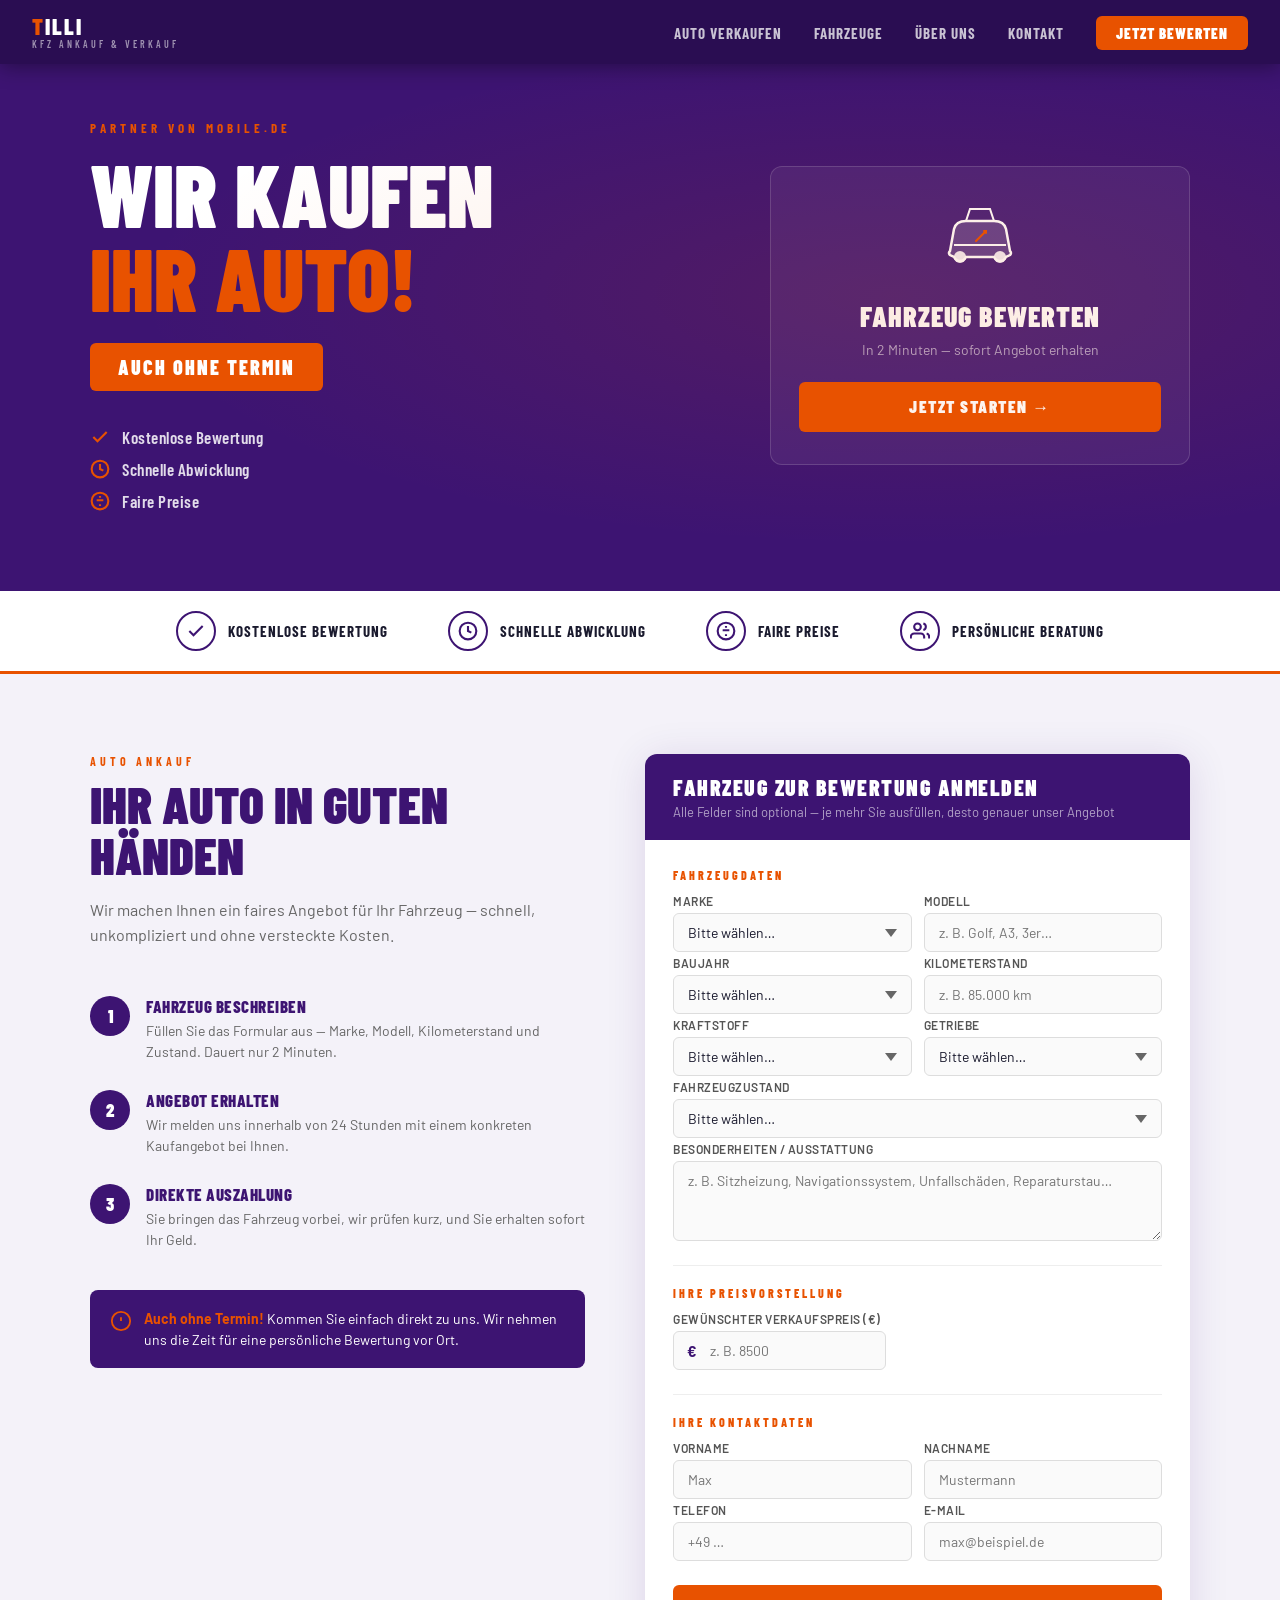
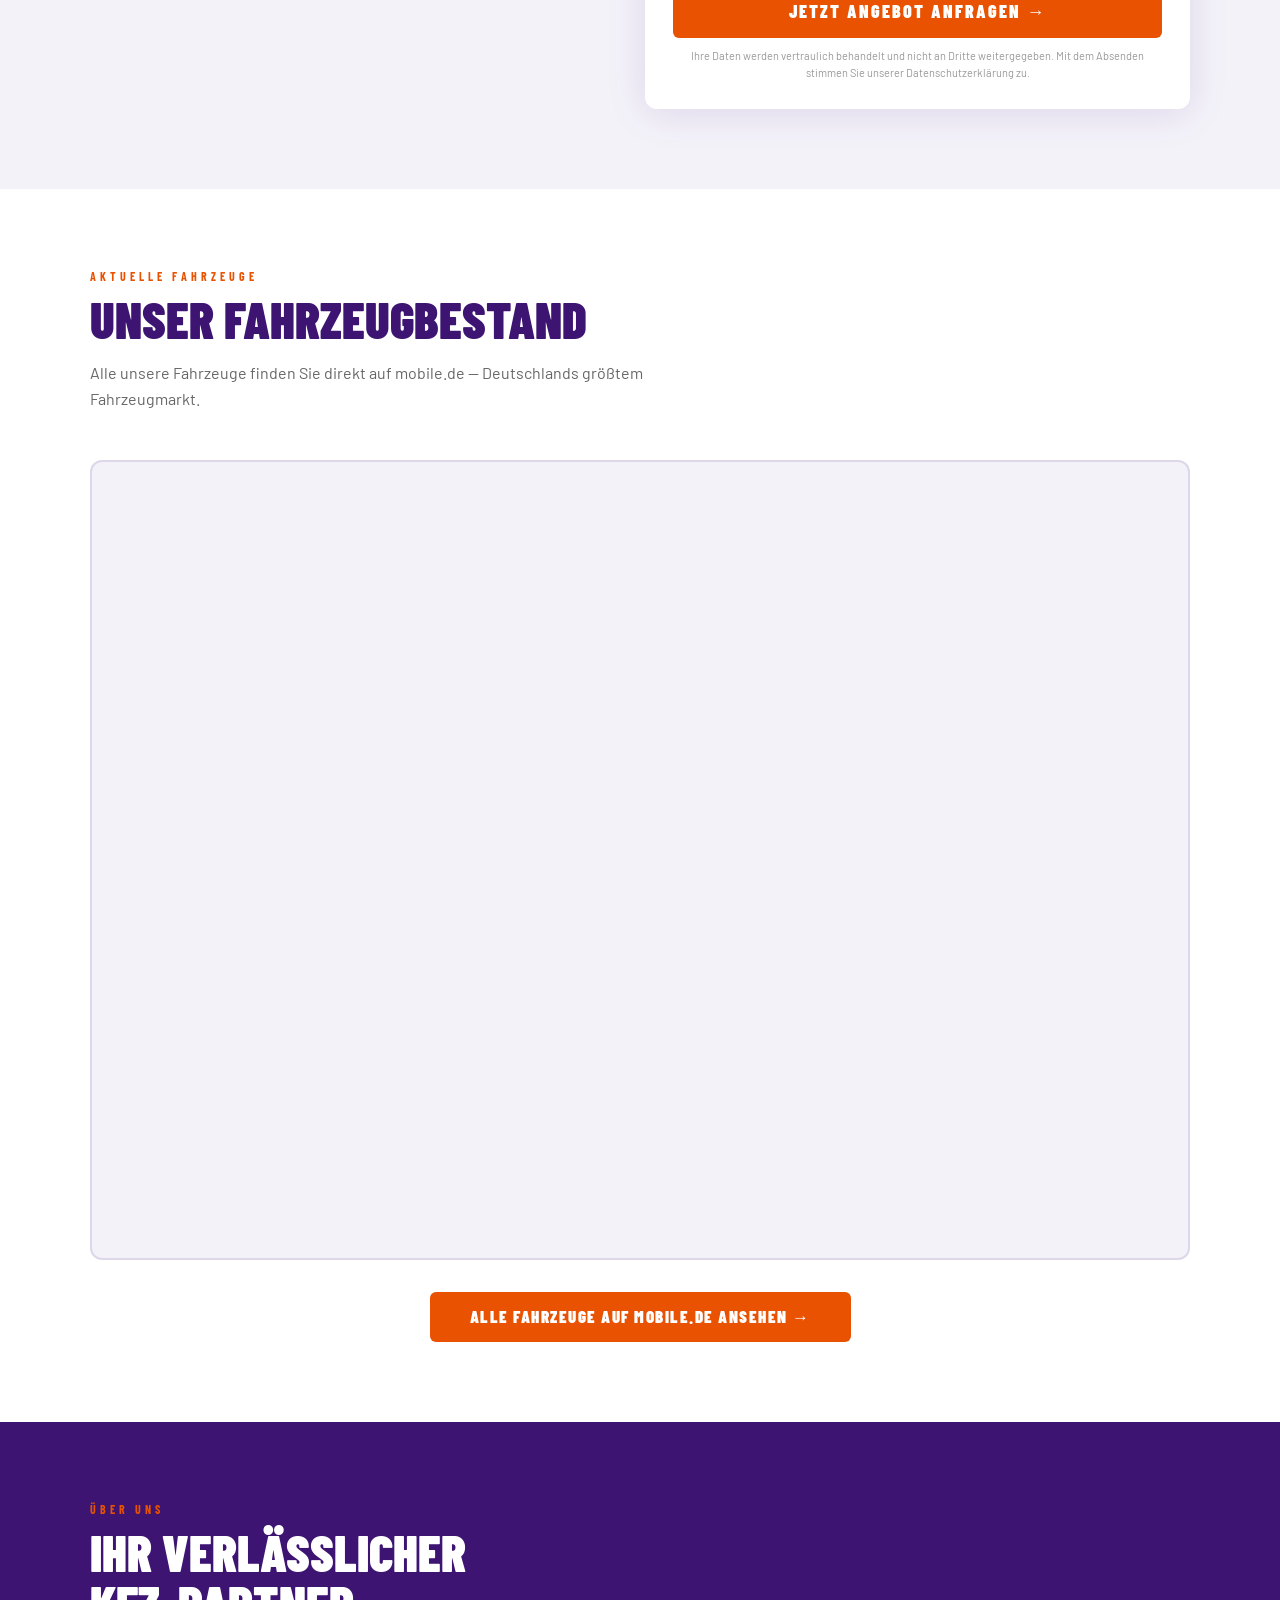
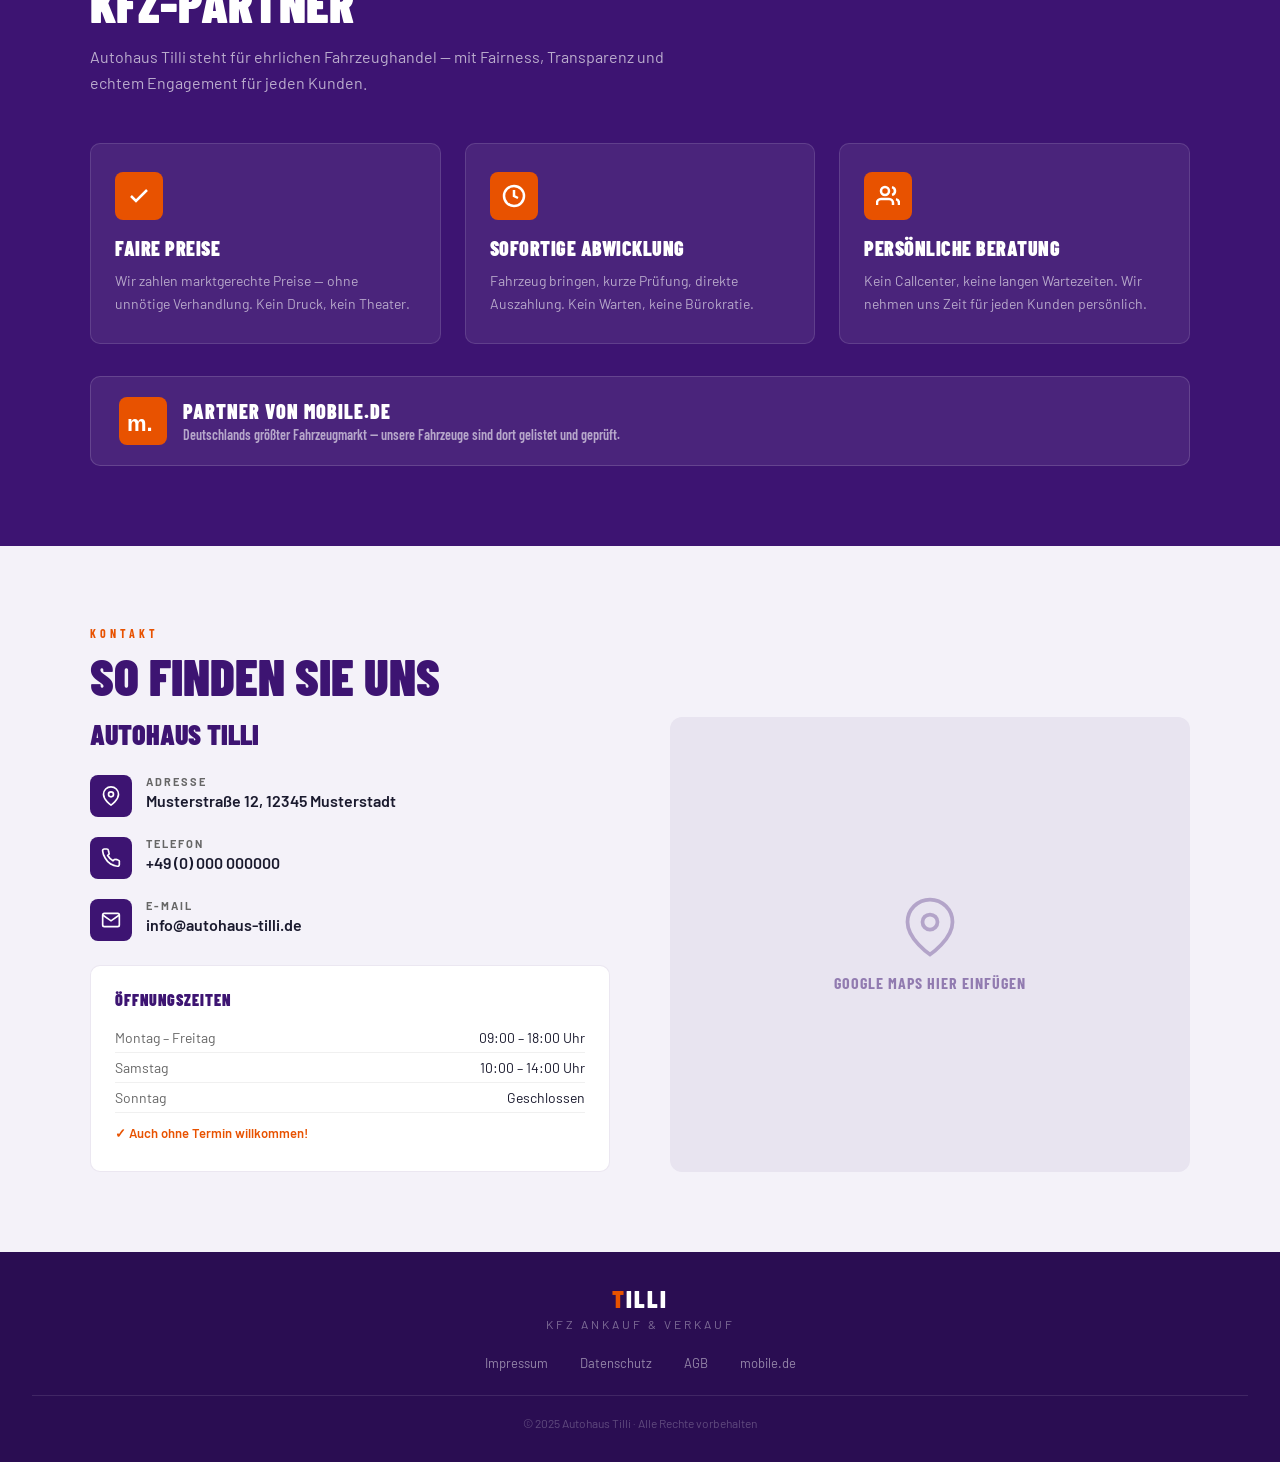
<file: project/uploads/index_2.html>
<!DOCTYPE html>
<html lang="de">
<head>
  <meta charset="UTF-8">
  <meta name="viewport" content="width=device-width, initial-scale=1.0">
  <title>Autohaus Tilli – KFZ Ankauf &amp; Verkauf</title>
  <meta name="description" content="Autohaus Tilli – Wir kaufen Ihr Auto! Kostenlose Bewertung, schnelle Abwicklung, faire Preise. KFZ Ankauf &amp; Verkauf – Partner von mobile.de.">
  <link href="https://fonts.googleapis.com/css2?family=Barlow+Condensed:wght@400;600;700;800;900&family=Barlow:wght@400;500;600&display=swap" rel="stylesheet">
  <style>
    /* ── RESET & BASE ── */
    *, *::before, *::after { margin: 0; padding: 0; box-sizing: border-box; }
    :root {
      --purple:   #3D1472;
      --purple-d: #2a0d52;
      --purple-l: #4e1a90;
      --orange:   #E85200;
      --orange-h: #ff6010;
      --white:    #ffffff;
      --off:      #f4f2f9;
      --gray:     #666;
      --text:     #1a1a2e;
      --radius:   6px;
    }
    html { scroll-behavior: smooth; }
    body {
      font-family: 'Barlow', sans-serif;
      color: var(--text);
      background: var(--white);
      overflow-x: hidden;
    }
    a { color: inherit; text-decoration: none; }

    /* ── NAV ── */
    nav {
      position: fixed; top: 0; left: 0; right: 0; z-index: 100;
      background: var(--purple-d);
      display: flex; align-items: center; justify-content: space-between;
      padding: 0 32px;
      height: 64px;
      box-shadow: 0 2px 20px rgba(0,0,0,0.4);
    }
    .nav-logo {
      font-family: 'Barlow Condensed', sans-serif;
      font-weight: 900;
      font-size: 22px;
      color: var(--white);
      letter-spacing: 2px;
      text-transform: uppercase;
      line-height: 1;
    }
    .nav-logo span { color: var(--orange); }
    .nav-logo sub {
      display: block;
      font-size: 10px;
      font-weight: 600;
      letter-spacing: 3px;
      color: rgba(255,255,255,0.55);
      margin-top: 2px;
    }
    .nav-links {
      display: flex; gap: 32px; list-style: none;
    }
    .nav-links a {
      font-family: 'Barlow Condensed', sans-serif;
      font-weight: 700;
      font-size: 15px;
      letter-spacing: 1px;
      text-transform: uppercase;
      color: rgba(255,255,255,0.75);
      transition: color .2s;
    }
    .nav-links a:hover { color: var(--orange); }
    .nav-cta {
      background: var(--orange);
      color: var(--white) !important;
      padding: 8px 20px;
      border-radius: var(--radius);
      font-weight: 900 !important;
      transition: background .2s !important;
    }
    .nav-cta:hover { background: var(--orange-h) !important; color: var(--white) !important; }
    .nav-burger { display: none; flex-direction: column; gap: 5px; cursor: pointer; padding: 4px; }
    .nav-burger span { display: block; width: 26px; height: 3px; background: white; border-radius: 2px; transition: .3s; }

    /* ── HERO ── */
    .hero {
      background: var(--purple);
      padding: 120px 32px 80px;
      position: relative;
      overflow: hidden;
    }
    .hero::before {
      content: '';
      position: absolute; inset: 0;
      background: radial-gradient(ellipse at 70% 50%, rgba(232,82,0,0.12) 0%, transparent 60%);
      pointer-events: none;
    }
    .hero-inner {
      max-width: 1100px; margin: 0 auto;
      display: grid; grid-template-columns: 1fr 420px; gap: 60px; align-items: center;
    }
    .hero-eyebrow {
      font-family: 'Barlow Condensed', sans-serif;
      font-size: 13px; font-weight: 700;
      letter-spacing: 4px; text-transform: uppercase;
      color: var(--orange); margin-bottom: 16px;
    }
    .hero h1 {
      font-family: 'Barlow Condensed', sans-serif;
      font-weight: 900;
      font-size: clamp(52px, 7vw, 88px);
      line-height: .95;
      text-transform: uppercase;
      color: var(--white);
      margin-bottom: 24px;
    }
    .hero h1 .hl { color: var(--orange); }
    .hero-badge {
      display: inline-block;
      background: var(--orange);
      color: var(--white);
      font-family: 'Barlow Condensed', sans-serif;
      font-weight: 900; font-size: 20px;
      letter-spacing: 2px; text-transform: uppercase;
      padding: 12px 28px; border-radius: var(--radius);
      margin-bottom: 36px;
    }
    .hero-usps { display: flex; flex-direction: column; gap: 12px; }
    .hero-usp {
      display: flex; align-items: center; gap: 12px;
      font-family: 'Barlow Condensed', sans-serif;
      font-weight: 600; font-size: 17px; letter-spacing: .5px;
      color: rgba(255,255,255,.85);
    }
    .hero-usp svg { flex-shrink: 0; color: var(--orange); }

    /* Hero card (mini form teaser) */
    .hero-card {
      background: rgba(255,255,255,0.06);
      border: 1px solid rgba(255,255,255,0.15);
      border-radius: 12px;
      padding: 32px 28px;
      text-align: center;
    }
    .hero-card-title {
      font-family: 'Barlow Condensed', sans-serif;
      font-weight: 900; font-size: 28px; letter-spacing: 1px;
      text-transform: uppercase; color: var(--white); margin-bottom: 8px;
    }
    .hero-card-sub {
      font-size: 14px; color: rgba(255,255,255,.6); margin-bottom: 24px;
    }
    .hero-card-icon {
      margin: 0 auto 20px;
      width: 80px; height: 80px;
    }
    .hero-card-icon svg { width: 100%; height: 100%; }
    .btn-primary {
      display: inline-block;
      background: var(--orange);
      color: var(--white);
      font-family: 'Barlow Condensed', sans-serif;
      font-weight: 900; font-size: 17px;
      letter-spacing: 1.5px; text-transform: uppercase;
      padding: 14px 32px; border-radius: var(--radius);
      border: none; cursor: pointer;
      transition: background .2s, transform .1s;
      width: 100%;
    }
    .btn-primary:hover { background: var(--orange-h); transform: translateY(-1px); }
    .btn-primary:active { transform: translateY(0); }

    /* ── USP BAR ── */
    .usp-bar {
      background: var(--white);
      border-bottom: 3px solid var(--orange);
      padding: 20px 32px;
    }
    .usp-bar-inner {
      max-width: 1100px; margin: 0 auto;
      display: flex; justify-content: center; gap: 60px; flex-wrap: wrap;
    }
    .usp-item {
      display: flex; align-items: center; gap: 12px;
    }
    .usp-icon {
      width: 40px; height: 40px; border-radius: 50%;
      border: 2px solid var(--purple);
      display: flex; align-items: center; justify-content: center;
      flex-shrink: 0;
    }
    .usp-icon svg { color: var(--purple); }
    .usp-label {
      font-family: 'Barlow Condensed', sans-serif;
      font-weight: 700; font-size: 15px;
      letter-spacing: 1px; text-transform: uppercase;
      color: var(--text);
    }

    /* ── SECTIONS ── */
    section { padding: 80px 32px; }
    .section-inner { max-width: 1100px; margin: 0 auto; }
    .section-eyebrow {
      font-family: 'Barlow Condensed', sans-serif;
      font-weight: 700; font-size: 12px;
      letter-spacing: 4px; text-transform: uppercase;
      color: var(--orange); margin-bottom: 10px;
    }
    .section-title {
      font-family: 'Barlow Condensed', sans-serif;
      font-weight: 900; font-size: clamp(32px, 4vw, 52px);
      text-transform: uppercase; line-height: 1;
      color: var(--purple); margin-bottom: 16px;
    }
    .section-sub {
      font-size: 16px; line-height: 1.6;
      color: var(--gray); max-width: 580px;
      margin-bottom: 48px;
    }

    /* ── ANKAUF SECTION ── */
    #ankauf { background: var(--off); }
    .ankauf-grid {
      display: grid; grid-template-columns: 1fr 1.1fr; gap: 60px; align-items: start;
    }
    .ankauf-steps { margin-bottom: 40px; }
    .step {
      display: flex; gap: 16px; margin-bottom: 28px;
    }
    .step-num {
      flex-shrink: 0;
      width: 40px; height: 40px; border-radius: 50%;
      background: var(--purple);
      color: var(--white);
      font-family: 'Barlow Condensed', sans-serif;
      font-weight: 900; font-size: 18px;
      display: flex; align-items: center; justify-content: center;
    }
    .step-text h4 {
      font-family: 'Barlow Condensed', sans-serif;
      font-weight: 800; font-size: 17px; letter-spacing: .5px;
      text-transform: uppercase; color: var(--purple); margin-bottom: 4px;
    }
    .step-text p { font-size: 14px; color: var(--gray); line-height: 1.5; }
    .ankauf-note {
      display: flex; align-items: flex-start; gap: 12px;
      background: var(--purple);
      color: var(--white);
      border-radius: 8px; padding: 18px 20px;
    }
    .ankauf-note svg { flex-shrink: 0; margin-top: 2px; color: var(--orange); }
    .ankauf-note p { font-size: 14px; line-height: 1.5; }
    .ankauf-note strong { color: var(--orange); }

    /* ── FORM ── */
    .form-card {
      background: var(--white);
      border-radius: 12px;
      box-shadow: 0 4px 40px rgba(61,20,114,0.12);
      overflow: hidden;
    }
    .form-header {
      background: var(--purple);
      padding: 20px 28px;
    }
    .form-header h3 {
      font-family: 'Barlow Condensed', sans-serif;
      font-weight: 900; font-size: 22px;
      letter-spacing: 1.5px; text-transform: uppercase;
      color: var(--white);
    }
    .form-header p { font-size: 13px; color: rgba(255,255,255,.6); margin-top: 4px; }
    .form-body { padding: 28px; }
    .form-section-label {
      font-family: 'Barlow Condensed', sans-serif;
      font-weight: 800; font-size: 12px;
      letter-spacing: 3px; text-transform: uppercase;
      color: var(--orange); margin: 20px 0 12px;
    }
    .form-section-label:first-child { margin-top: 0; }
    .form-row { display: grid; grid-template-columns: 1fr 1fr; gap: 12px; }
    .form-row.full { grid-template-columns: 1fr; }
    .field { display: flex; flex-direction: column; gap: 5px; margin-bottom: 4px; }
    .field label {
      font-size: 12px; font-weight: 600;
      letter-spacing: .5px; text-transform: uppercase;
      color: #555;
    }
    .field input, .field select, .field textarea {
      padding: 10px 14px;
      border: 1.5px solid #ddd;
      border-radius: var(--radius);
      font-family: 'Barlow', sans-serif;
      font-size: 14px;
      color: var(--text);
      background: #fafafa;
      transition: border-color .2s, box-shadow .2s;
      outline: none;
      -webkit-appearance: none;
    }
    .field select {
      background-image: url("data:image/svg+xml,%3Csvg xmlns='http://www.w3.org/2000/svg' width='12' height='8' viewBox='0 0 12 8'%3E%3Cpath fill='%23666' d='M6 8L0 0h12z'/%3E%3C/svg%3E");
      background-repeat: no-repeat;
      background-position: right 14px center;
      padding-right: 36px;
      cursor: pointer;
    }
    .field input:focus, .field select:focus, .field textarea:focus {
      border-color: var(--purple);
      box-shadow: 0 0 0 3px rgba(61,20,114,0.1);
      background: var(--white);
    }
    .field textarea { resize: vertical; min-height: 80px; }
    .price-field { position: relative; }
    .price-field input { padding-left: 36px; }
    .price-prefix {
      position: absolute; left: 14px; top: 50%; transform: translateY(-50%);
      font-weight: 700; color: var(--purple); font-size: 15px;
      pointer-events: none;
    }
    .form-divider {
      border: none; border-top: 1px solid #eee;
      margin: 20px 0;
    }
    .form-submit {
      display: flex; flex-direction: column; gap: 10px; margin-top: 20px;
    }
    .btn-submit {
      background: var(--orange); color: var(--white);
      font-family: 'Barlow Condensed', sans-serif;
      font-weight: 900; font-size: 18px;
      letter-spacing: 2px; text-transform: uppercase;
      padding: 15px; border: none; border-radius: var(--radius);
      cursor: pointer; transition: background .2s, transform .1s;
      width: 100%;
    }
    .btn-submit:hover { background: var(--orange-h); transform: translateY(-1px); }
    .form-disclaimer { font-size: 11px; color: #999; text-align: center; line-height: 1.5; }
    .success-msg {
      display: none;
      background: #1a7a1a; color: white;
      border-radius: 8px; padding: 20px; text-align: center;
      font-family: 'Barlow Condensed', sans-serif;
      font-weight: 700; font-size: 18px;
      margin-top: 16px;
    }

    /* ── FAHRZEUGBESTAND ── */
    #bestand { background: var(--white); }
    .widget-container {
      border-radius: 12px; overflow: hidden;
      border: 2px solid rgba(61,20,114,0.12);
      background: var(--off);
      position: relative;
      height: 800px;
    }
    .widget-container iframe {
      width: 100%;
      height: 100%;
      border: none;
      display: block;
    }
    @media (max-width: 600px) {
      .widget-container { height: 600px; }
    }

    /* ── ÜBER UNS ── */
    #ueber { background: var(--purple); }
    #ueber .section-title { color: var(--white); }
    #ueber .section-eyebrow { color: var(--orange); }
    #ueber .section-sub { color: rgba(255,255,255,.65); }
    .ueber-grid {
      display: grid; grid-template-columns: 1fr 1fr 1fr; gap: 24px;
    }
    .ueber-card {
      background: rgba(255,255,255,.07);
      border: 1px solid rgba(255,255,255,.12);
      border-radius: 10px; padding: 28px 24px;
    }
    .ueber-card-icon {
      width: 48px; height: 48px;
      background: var(--orange);
      border-radius: 8px;
      display: flex; align-items: center; justify-content: center;
      margin-bottom: 16px;
    }
    .ueber-card-icon svg { color: var(--white); }
    .ueber-card h4 {
      font-family: 'Barlow Condensed', sans-serif;
      font-weight: 900; font-size: 20px;
      text-transform: uppercase; letter-spacing: .5px;
      color: var(--white); margin-bottom: 10px;
    }
    .ueber-card p { font-size: 14px; color: rgba(255,255,255,.6); line-height: 1.6; }
    .mobile-badge {
      display: flex; align-items: center; gap: 16px;
      background: rgba(255,255,255,.07);
      border: 1px solid rgba(255,255,255,.15);
      border-radius: 10px; padding: 20px 28px;
      margin-top: 32px;
    }
    .mobile-badge-text {
      font-family: 'Barlow Condensed', sans-serif;
      font-size: 14px; font-weight: 600;
      color: rgba(255,255,255,.6); line-height: 1.4;
    }
    .mobile-badge-text strong {
      display: block; font-size: 20px; font-weight: 900;
      color: var(--white); letter-spacing: 1px; text-transform: uppercase;
    }

    /* ── KONTAKT ── */
    #kontakt { background: var(--off); }
    .kontakt-grid {
      display: grid; grid-template-columns: 1fr 1fr; gap: 60px;
    }
    .kontakt-info h3 {
      font-family: 'Barlow Condensed', sans-serif;
      font-weight: 900; font-size: 28px;
      text-transform: uppercase; color: var(--purple);
      margin-bottom: 24px;
    }
    .kontakt-item {
      display: flex; gap: 14px; margin-bottom: 20px; align-items: flex-start;
    }
    .kontakt-item-icon {
      width: 42px; height: 42px; border-radius: 8px;
      background: var(--purple);
      display: flex; align-items: center; justify-content: center;
      flex-shrink: 0;
    }
    .kontakt-item-icon svg { color: var(--white); }
    .kontakt-item-text label {
      display: block; font-size: 11px; font-weight: 700;
      letter-spacing: 2px; text-transform: uppercase;
      color: var(--gray); margin-bottom: 3px;
    }
    .kontakt-item-text span {
      font-size: 16px; font-weight: 600; color: var(--text);
    }
    .openings {
      background: var(--white);
      border-radius: 10px; padding: 24px;
      margin-top: 24px;
      border: 1px solid rgba(61,20,114,.1);
    }
    .openings h4 {
      font-family: 'Barlow Condensed', sans-serif;
      font-weight: 900; font-size: 16px;
      text-transform: uppercase; letter-spacing: 1px;
      color: var(--purple); margin-bottom: 14px;
    }
    .opening-row {
      display: flex; justify-content: space-between;
      font-size: 14px; padding: 6px 0;
      border-bottom: 1px solid #f0f0f0;
      color: var(--text);
    }
    .opening-row:last-child { border-bottom: none; }
    .opening-row .day { color: var(--gray); }
    .map-placeholder {
      background: #e8e4f0;
      border-radius: 12px;
      height: 100%;
      min-height: 300px;
      display: flex; align-items: center; justify-content: center;
      flex-direction: column; gap: 16px;
      text-align: center;
      overflow: hidden;
      position: relative;
    }
    .map-placeholder svg { color: var(--purple); opacity: .3; }
    .map-placeholder p {
      font-family: 'Barlow Condensed', sans-serif;
      font-weight: 700; font-size: 16px;
      letter-spacing: 1px; text-transform: uppercase;
      color: var(--purple); opacity: .5;
    }
    /* 👉 Google Maps iFrame hier einfügen — .map-placeholder ersetzen */

    /* ── FOOTER ── */
    footer {
      background: var(--purple-d);
      padding: 32px;
      text-align: center;
    }
    .footer-logo {
      font-family: 'Barlow Condensed', sans-serif;
      font-weight: 900; font-size: 24px;
      letter-spacing: 2px; text-transform: uppercase;
      color: var(--white); margin-bottom: 4px;
    }
    .footer-logo span { color: var(--orange); }
    .footer-sub {
      font-size: 12px; letter-spacing: 3px; text-transform: uppercase;
      color: rgba(255,255,255,.4); margin-bottom: 24px;
    }
    .footer-links {
      display: flex; justify-content: center; gap: 32px;
      flex-wrap: wrap; margin-bottom: 24px;
    }
    .footer-links a {
      font-size: 13px; color: rgba(255,255,255,.5);
      transition: color .2s;
    }
    .footer-links a:hover { color: var(--orange); }
    .footer-copy {
      font-size: 12px; color: rgba(255,255,255,.25);
    }
    .footer-divider {
      border: none; border-top: 1px solid rgba(255,255,255,.1);
      margin: 20px 0;
    }

    /* ── MOBILE NAV ── */
    .mobile-menu {
      display: none;
      position: fixed; inset: 0; z-index: 99;
      background: var(--purple-d);
      flex-direction: column; align-items: center; justify-content: center;
      gap: 32px;
    }
    .mobile-menu.open { display: flex; }
    .mobile-menu a {
      font-family: 'Barlow Condensed', sans-serif;
      font-weight: 900; font-size: 32px;
      letter-spacing: 2px; text-transform: uppercase;
      color: var(--white);
    }
    .mobile-menu a.orange { color: var(--orange); }
    .menu-close {
      position: absolute; top: 20px; right: 24px;
      background: none; border: none; cursor: pointer;
    }

    /* ── RESPONSIVE ── */
    @media (max-width: 900px) {
      .hero-inner { grid-template-columns: 1fr; }
      .hero-card { max-width: 480px; }
      .ankauf-grid { grid-template-columns: 1fr; }
      .ueber-grid { grid-template-columns: 1fr 1fr; }
      .kontakt-grid { grid-template-columns: 1fr; }
      .nav-links { display: none; }
      .nav-burger { display: flex; }
    }
    @media (max-width: 600px) {
      nav { padding: 0 20px; }
      section { padding: 60px 20px; }
      .hero { padding: 96px 20px 60px; }
      .usp-bar { padding: 16px 20px; }
      .usp-bar-inner { gap: 24px; justify-content: flex-start; }
      .ueber-grid { grid-template-columns: 1fr; }
      .form-row { grid-template-columns: 1fr; }
      footer { padding: 28px 20px; }
    }
  </style>
</head>
<body>

<!-- NAVIGATION -->
<nav>
  <div class="nav-logo">
    <span>T</span>illi
    <sub>KFZ ANKAUF &amp; VERKAUF</sub>
  </div>
  <ul class="nav-links">
    <li><a href="#ankauf">Auto verkaufen</a></li>
    <li><a href="#bestand">Fahrzeuge</a></li>
    <li><a href="#ueber">Über uns</a></li>
    <li><a href="#kontakt">Kontakt</a></li>
    <li><a href="#ankauf" class="nav-cta">Jetzt bewerten</a></li>
  </ul>
  <button class="nav-burger" onclick="toggleMenu()" aria-label="Menü">
    <span></span><span></span><span></span>
  </button>
</nav>

<!-- MOBILE MENU -->
<div class="mobile-menu" id="mobileMenu">
  <button class="menu-close" onclick="toggleMenu()">
    <svg width="32" height="32" fill="none" stroke="white" stroke-width="2.5" viewBox="0 0 24 24"><path d="M18 6L6 18M6 6l12 12"/></svg>
  </button>
  <a href="#ankauf" onclick="toggleMenu()">Auto verkaufen</a>
  <a href="#bestand" onclick="toggleMenu()">Fahrzeuge</a>
  <a href="#ueber" onclick="toggleMenu()">Über uns</a>
  <a href="#kontakt" onclick="toggleMenu()">Kontakt</a>
  <a href="#ankauf" class="orange" onclick="toggleMenu()">Jetzt bewerten</a>
</div>

<!-- HERO -->
<section class="hero">
  <div class="hero-inner">
    <div class="hero-content">
      <div class="hero-eyebrow">Partner von mobile.de</div>
      <h1>Wir kaufen<br><span class="hl">Ihr Auto!</span></h1>
      <div class="hero-badge">Auch ohne Termin</div>
      <div class="hero-usps">
        <div class="hero-usp">
          <svg width="20" height="20" fill="none" stroke="currentColor" stroke-width="2.5" viewBox="0 0 24 24"><polyline points="20 6 9 17 4 12"/></svg>
          Kostenlose Bewertung
        </div>
        <div class="hero-usp">
          <svg width="20" height="20" fill="none" stroke="currentColor" stroke-width="2.5" viewBox="0 0 24 24"><circle cx="12" cy="12" r="10"/><polyline points="12 6 12 12 16 14"/></svg>
          Schnelle Abwicklung
        </div>
        <div class="hero-usp">
          <svg width="20" height="20" fill="none" stroke="currentColor" stroke-width="2.5" viewBox="0 0 24 24"><circle cx="12" cy="12" r="10"/><path d="M12 6v2m0 8v2m-4-7h8"/></svg>
          Faire Preise
        </div>
      </div>
    </div>
    <div class="hero-card">
      <div class="hero-card-icon">
        <svg viewBox="0 0 80 80" fill="none" xmlns="http://www.w3.org/2000/svg">
          <path d="M10 52 L14 30 Q16 22 26 22 H54 Q64 22 66 30 L70 52 Q72 54 70 56 L66 58 Q64 62 60 62 Q56 62 54 58 H26 Q24 62 20 62 Q16 62 14 58 L10 56 Q8 54 10 52Z" fill="white" opacity=".15"/>
          <path d="M10 52 L14 30 Q16 22 26 22 H54 Q64 22 66 30 L70 52 Q72 54 70 56 L66 58 Q64 62 60 62 Q56 62 54 58 H26 Q24 62 20 62 Q16 62 14 58 L10 56 Q8 54 10 52Z" stroke="white" stroke-width="2.5" fill="none"/>
          <circle cx="20" cy="58" r="6" fill="white" opacity=".9"/>
          <circle cx="60" cy="58" r="6" fill="white" opacity=".9"/>
          <path d="M26 22 L30 10 H50 L54 22" stroke="white" stroke-width="2" fill="none"/>
          <path d="M14 46 H66" stroke="white" stroke-width="2"/>
          <path d="M36 42 L46 32 M44 32 H46 V34" stroke="#E85200" stroke-width="2" stroke-linecap="round"/>
        </svg>
      </div>
      <div class="hero-card-title">Fahrzeug bewerten</div>
      <div class="hero-card-sub">In 2 Minuten — sofort Angebot erhalten</div>
      <a href="#ankauf" class="btn-primary">Jetzt starten →</a>
    </div>
  </div>
</section>

<!-- USP BAR -->
<div class="usp-bar">
  <div class="usp-bar-inner">
    <div class="usp-item">
      <div class="usp-icon">
        <svg width="20" height="20" fill="none" stroke="currentColor" stroke-width="2.5" viewBox="0 0 24 24"><polyline points="20 6 9 17 4 12"/></svg>
      </div>
      <span class="usp-label">Kostenlose Bewertung</span>
    </div>
    <div class="usp-item">
      <div class="usp-icon">
        <svg width="20" height="20" fill="none" stroke="currentColor" stroke-width="2.5" viewBox="0 0 24 24"><circle cx="12" cy="12" r="10"/><polyline points="12 6 12 12 16 14"/></svg>
      </div>
      <span class="usp-label">Schnelle Abwicklung</span>
    </div>
    <div class="usp-item">
      <div class="usp-icon">
        <svg width="20" height="20" fill="none" stroke="currentColor" stroke-width="2.5" viewBox="0 0 24 24"><circle cx="12" cy="12" r="10"/><path d="M12 6v2m0 8v2m-4-7h8"/></svg>
      </div>
      <span class="usp-label">Faire Preise</span>
    </div>
    <div class="usp-item">
      <div class="usp-icon">
        <svg width="20" height="20" fill="none" stroke="currentColor" stroke-width="2.5" viewBox="0 0 24 24"><path d="M17 21v-2a4 4 0 0 0-4-4H5a4 4 0 0 0-4 4v2"/><circle cx="9" cy="7" r="4"/><path d="M23 21v-2a4 4 0 0 0-3-3.87"/><path d="M16 3.13a4 4 0 0 1 0 7.75"/></svg>
      </div>
      <span class="usp-label">Persönliche Beratung</span>
    </div>
  </div>
</div>

<!-- ANKAUF / FORMULAR -->
<section id="ankauf">
  <div class="section-inner">
    <div class="ankauf-grid">
      <!-- Links: Info -->
      <div>
        <div class="section-eyebrow">Auto Ankauf</div>
        <h2 class="section-title">Ihr Auto in guten Händen</h2>
        <p class="section-sub">Wir machen Ihnen ein faires Angebot für Ihr Fahrzeug — schnell, unkompliziert und ohne versteckte Kosten.</p>

        <div class="ankauf-steps">
          <div class="step">
            <div class="step-num">1</div>
            <div class="step-text">
              <h4>Fahrzeug beschreiben</h4>
              <p>Füllen Sie das Formular aus — Marke, Modell, Kilometerstand und Zustand. Dauert nur 2 Minuten.</p>
            </div>
          </div>
          <div class="step">
            <div class="step-num">2</div>
            <div class="step-text">
              <h4>Angebot erhalten</h4>
              <p>Wir melden uns innerhalb von 24 Stunden mit einem konkreten Kaufangebot bei Ihnen.</p>
            </div>
          </div>
          <div class="step">
            <div class="step-num">3</div>
            <div class="step-text">
              <h4>Direkte Auszahlung</h4>
              <p>Sie bringen das Fahrzeug vorbei, wir prüfen kurz, und Sie erhalten sofort Ihr Geld.</p>
            </div>
          </div>
        </div>

        <div class="ankauf-note">
          <svg width="22" height="22" fill="none" stroke="currentColor" stroke-width="2" viewBox="0 0 24 24"><circle cx="12" cy="12" r="10"/><path d="M12 8v4m0 4h.01"/></svg>
          <p><strong>Auch ohne Termin!</strong> Kommen Sie einfach direkt zu uns. Wir nehmen uns die Zeit für eine persönliche Bewertung vor Ort.</p>
        </div>
      </div>

      <!-- Rechts: Formular -->
      <div class="form-card">
        <div class="form-header">
          <h3>Fahrzeug zur Bewertung anmelden</h3>
          <p>Alle Felder sind optional — je mehr Sie ausfüllen, desto genauer unser Angebot</p>
        </div>
        <div class="form-body">
          <form id="ankaufForm" onsubmit="submitForm(event)">

            <div class="form-section-label">Fahrzeugdaten</div>
            <div class="form-row">
              <div class="field">
                <label>Marke</label>
                <select name="marke">
                  <option value="">Bitte wählen…</option>
                  <option>Audi</option><option>BMW</option><option>Ford</option>
                  <option>Mercedes-Benz</option><option>Opel</option><option>Renault</option>
                  <option>Seat</option><option>Skoda</option><option>Toyota</option>
                  <option>Volkswagen</option><option>Andere</option>
                </select>
              </div>
              <div class="field">
                <label>Modell</label>
                <input type="text" name="modell" placeholder="z. B. Golf, A3, 3er…">
              </div>
            </div>

            <div class="form-row">
              <div class="field">
                <label>Baujahr</label>
                <select name="baujahr">
                  <option value="">Bitte wählen…</option>
                  <option>2024</option><option>2023</option><option>2022</option>
                  <option>2021</option><option>2020</option><option>2019</option>
                  <option>2018</option><option>2017</option><option>2016</option>
                  <option>2015</option><option>2010–2014</option><option>vor 2010</option>
                </select>
              </div>
              <div class="field">
                <label>Kilometerstand</label>
                <input type="text" name="km" placeholder="z. B. 85.000 km">
              </div>
            </div>

            <div class="form-row">
              <div class="field">
                <label>Kraftstoff</label>
                <select name="kraftstoff">
                  <option value="">Bitte wählen…</option>
                  <option>Benzin</option><option>Diesel</option>
                  <option>Elektro</option><option>Hybrid</option>
                  <option>Erdgas (CNG)</option><option>Flüssiggas (LPG)</option>
                </select>
              </div>
              <div class="field">
                <label>Getriebe</label>
                <select name="getriebe">
                  <option value="">Bitte wählen…</option>
                  <option>Schaltgetriebe</option>
                  <option>Automatik</option>
                  <option>Halbautomatik</option>
                </select>
              </div>
            </div>

            <div class="form-row full">
              <div class="field">
                <label>Fahrzeugzustand</label>
                <select name="zustand">
                  <option value="">Bitte wählen…</option>
                  <option>Sehr gut (neuwertig)</option>
                  <option>Gut (normale Gebrauchsspuren)</option>
                  <option>Befriedigend (sichtbare Mängel)</option>
                  <option>Defekt / Unfallschaden</option>
                </select>
              </div>
            </div>

            <div class="form-row full">
              <div class="field">
                <label>Besonderheiten / Ausstattung</label>
                <textarea name="besonderheiten" placeholder="z. B. Sitzheizung, Navigationssystem, Unfallschäden, Reparaturstau…"></textarea>
              </div>
            </div>

            <hr class="form-divider">
            <div class="form-section-label">Ihre Preisvorstellung</div>

            <div class="form-row full">
              <div class="field">
                <label>Gewünschter Verkaufspreis (€)</label>
                <div class="price-field">
                  <span class="price-prefix">€</span>
                  <input type="number" name="preis" placeholder="z. B. 8500" min="0" step="100">
                </div>
              </div>
            </div>

            <hr class="form-divider">
            <div class="form-section-label">Ihre Kontaktdaten</div>

            <div class="form-row">
              <div class="field">
                <label>Vorname</label>
                <input type="text" name="vorname" placeholder="Max">
              </div>
              <div class="field">
                <label>Nachname</label>
                <input type="text" name="nachname" placeholder="Mustermann">
              </div>
            </div>

            <div class="form-row">
              <div class="field">
                <label>Telefon</label>
                <input type="tel" name="telefon" placeholder="+49 …">
              </div>
              <div class="field">
                <label>E-Mail</label>
                <input type="email" name="email" placeholder="max@beispiel.de">
              </div>
            </div>

            <div class="form-submit">
              <button type="submit" class="btn-submit">Jetzt Angebot anfragen →</button>
              <p class="form-disclaimer">Ihre Daten werden vertraulich behandelt und nicht an Dritte weitergegeben. Mit dem Absenden stimmen Sie unserer Datenschutzerklärung zu.</p>
            </div>
          </form>
          <div class="success-msg" id="successMsg">
            ✓ Vielen Dank! Wir melden uns innerhalb von 24 Stunden bei Ihnen.
          </div>
        </div>
      </div>
    </div>
  </div>
</section>

<!-- FAHRZEUGBESTAND -->
<section id="bestand">
  <div class="section-inner">
    <div class="section-eyebrow">Aktuelle Fahrzeuge</div>
    <h2 class="section-title">Unser Fahrzeugbestand</h2>
    <p class="section-sub">Alle unsere Fahrzeuge finden Sie direkt auf mobile.de — Deutschlands größtem Fahrzeugmarkt.</p>

    <!-- 👇 mobile.de Händler-Widget (Customer ID: 465208) -->
    <div class="widget-container">
      <iframe
        src="https://home.mobile.de/home/index.html?partnerHead=false&customerId=465208"
        title="Autohaus Tilli Fahrzeugbestand auf mobile.de"
        loading="lazy"
        allow="fullscreen">
      </iframe>
    </div>
    <!-- 👆 ENDE Widget Bereich -->

    <div style="text-align:center; margin-top: 32px;">
      <a href="https://home.mobile.de/home/index.html?customerId=465208" target="_blank" rel="noopener" class="btn-primary" style="display:inline-block; width:auto; padding: 14px 40px;">
        Alle Fahrzeuge auf mobile.de ansehen →
      </a>
    </div>
  </div>
</section>

<!-- ÜBER UNS -->
<section id="ueber">
  <div class="section-inner">
    <div class="section-eyebrow">Über uns</div>
    <h2 class="section-title">Ihr verlässlicher<br>KFZ-Partner</h2>
    <p class="section-sub">Autohaus Tilli steht für ehrlichen Fahrzeughandel — mit Fairness, Transparenz und echtem Engagement für jeden Kunden.</p>

    <div class="ueber-grid">
      <div class="ueber-card">
        <div class="ueber-card-icon">
          <svg width="24" height="24" fill="none" stroke="currentColor" stroke-width="2.5" viewBox="0 0 24 24"><polyline points="20 6 9 17 4 12"/></svg>
        </div>
        <h4>Faire Preise</h4>
        <p>Wir zahlen marktgerechte Preise — ohne unnötige Verhandlung. Kein Druck, kein Theater.</p>
      </div>
      <div class="ueber-card">
        <div class="ueber-card-icon">
          <svg width="24" height="24" fill="none" stroke="currentColor" stroke-width="2.5" viewBox="0 0 24 24"><circle cx="12" cy="12" r="10"/><polyline points="12 6 12 12 16 14"/></svg>
        </div>
        <h4>Sofortige Abwicklung</h4>
        <p>Fahrzeug bringen, kurze Prüfung, direkte Auszahlung. Kein Warten, keine Bürokratie.</p>
      </div>
      <div class="ueber-card">
        <div class="ueber-card-icon">
          <svg width="24" height="24" fill="none" stroke="currentColor" stroke-width="2.5" viewBox="0 0 24 24"><path d="M17 21v-2a4 4 0 0 0-4-4H5a4 4 0 0 0-4 4v2"/><circle cx="9" cy="7" r="4"/><path d="M23 21v-2a4 4 0 0 0-3-3.87"/><path d="M16 3.13a4 4 0 0 1 0 7.75"/></svg>
        </div>
        <h4>Persönliche Beratung</h4>
        <p>Kein Callcenter, keine langen Wartezeiten. Wir nehmen uns Zeit für jeden Kunden persönlich.</p>
      </div>
    </div>

    <div class="mobile-badge">
      <svg width="48" height="48" viewBox="0 0 48 48" fill="none" xmlns="http://www.w3.org/2000/svg">
        <rect width="48" height="48" rx="8" fill="#E85200"/>
        <text x="8" y="34" font-family="Arial" font-weight="900" font-size="22" fill="white">m.</text>
      </svg>
      <div class="mobile-badge-text">
        <strong>Partner von mobile.de</strong>
        Deutschlands größter Fahrzeugmarkt — unsere Fahrzeuge sind dort gelistet und geprüft.
      </div>
    </div>
  </div>
</section>

<!-- KONTAKT -->
<section id="kontakt">
  <div class="section-inner">
    <div class="section-eyebrow">Kontakt</div>
    <h2 class="section-title">So finden Sie uns</h2>

    <div class="kontakt-grid">
      <div class="kontakt-info">
        <h3>Autohaus Tilli</h3>

        <div class="kontakt-item">
          <div class="kontakt-item-icon">
            <svg width="20" height="20" fill="none" stroke="currentColor" stroke-width="2" viewBox="0 0 24 24"><path d="M21 10c0 7-9 13-9 13s-9-6-9-13a9 9 0 0 1 18 0z"/><circle cx="12" cy="10" r="3"/></svg>
          </div>
          <div class="kontakt-item-text">
            <label>Adresse</label>
            <!-- 👇 Adresse hier eintragen -->
            <span>Musterstraße 12, 12345 Musterstadt</span>
          </div>
        </div>

        <div class="kontakt-item">
          <div class="kontakt-item-icon">
            <svg width="20" height="20" fill="none" stroke="currentColor" stroke-width="2" viewBox="0 0 24 24"><path d="M22 16.92v3a2 2 0 0 1-2.18 2 19.79 19.79 0 0 1-8.63-3.07A19.5 19.5 0 0 1 4.95 12 19.79 19.79 0 0 1 1.93 3.4 2 2 0 0 1 3.9 1.23h3a2 2 0 0 1 2 1.72c.212.965.455 1.92.7 2.81a2 2 0 0 1-.45 2.11L8.09 9a16 16 0 0 0 6.29 6.29l1.13-1.13a2 2 0 0 1 2.11-.45c.89.245 1.845.488 2.81.7A2 2 0 0 1 22 16.92z"/></svg>
          </div>
          <div class="kontakt-item-text">
            <label>Telefon</label>
            <!-- 👇 Telefonnummer hier eintragen -->
            <span><a href="tel:+49000000000">+49 (0) 000 000000</a></span>
          </div>
        </div>

        <div class="kontakt-item">
          <div class="kontakt-item-icon">
            <svg width="20" height="20" fill="none" stroke="currentColor" stroke-width="2" viewBox="0 0 24 24"><path d="M4 4h16c1.1 0 2 .9 2 2v12c0 1.1-.9 2-2 2H4c-1.1 0-2-.9-2-2V6c0-1.1.9-2 2-2z"/><polyline points="22,6 12,13 2,6"/></svg>
          </div>
          <div class="kontakt-item-text">
            <label>E-Mail</label>
            <!-- 👇 E-Mail hier eintragen -->
            <span><a href="mailto:info@autohaus-tilli.de">info@autohaus-tilli.de</a></span>
          </div>
        </div>

        <div class="openings">
          <h4>Öffnungszeiten</h4>
          <!-- 👇 Öffnungszeiten anpassen -->
          <div class="opening-row"><span class="day">Montag – Freitag</span><span>09:00 – 18:00 Uhr</span></div>
          <div class="opening-row"><span class="day">Samstag</span><span>10:00 – 14:00 Uhr</span></div>
          <div class="opening-row"><span class="day">Sonntag</span><span>Geschlossen</span></div>
          <div class="opening-row" style="color: var(--orange); font-size: 13px; font-weight: 600; border-bottom: none; padding-top: 12px;">
            <span colspan="2">✓ Auch ohne Termin willkommen!</span>
          </div>
        </div>
      </div>

      <!-- 👇 Google Maps hier einfügen (iframe) -->
      <div class="map-placeholder">
        <svg width="60" height="60" fill="none" stroke="currentColor" stroke-width="1.5" viewBox="0 0 24 24"><path d="M21 10c0 7-9 13-9 13s-9-6-9-13a9 9 0 0 1 18 0z"/><circle cx="12" cy="10" r="3"/></svg>
        <p>Google Maps hier einfügen</p>
      </div>
      <!-- 👆 Beispiel: <iframe src="https://maps.google.com/maps?q=IHRE+ADRESSE&output=embed" ... ></iframe> -->
    </div>
  </div>
</section>

<!-- FOOTER -->
<footer>
  <div class="footer-logo"><span>T</span>illi</div>
  <div class="footer-sub">KFZ Ankauf &amp; Verkauf</div>
  <div class="footer-links">
    <a href="#">Impressum</a>
    <a href="#">Datenschutz</a>
    <a href="#">AGB</a>
    <a href="https://www.mobile.de" target="_blank" rel="noopener">mobile.de</a>
  </div>
  <hr class="footer-divider">
  <div class="footer-copy">© 2025 Autohaus Tilli · Alle Rechte vorbehalten</div>
</footer>

<script>
  // Mobile menu
  function toggleMenu() {
    document.getElementById('mobileMenu').classList.toggle('open');
  }

  // Form submit (Placeholder — später durch echte Backend-Anbindung ersetzen)
  function submitForm(e) {
    e.preventDefault();
    document.getElementById('ankaufForm').style.display = 'none';
    document.getElementById('successMsg').style.display = 'block';
    // TODO: Formular-Daten per fetch() an Backend / E-Mail-Service senden
  }

  // Smooth nav highlight on scroll
  const sections = document.querySelectorAll('section[id]');
  const navLinks = document.querySelectorAll('.nav-links a');
  window.addEventListener('scroll', () => {
    let current = '';
    sections.forEach(s => {
      if (window.scrollY >= s.offsetTop - 80) current = s.getAttribute('id');
    });
    navLinks.forEach(a => {
      a.style.color = a.getAttribute('href') === '#' + current ? 'var(--orange)' : '';
    });
  });
</script>

</body>
</html>
</file>
<file: fonts.css>
@font-face {
  font-family: 'Manrope';
  font-style: normal;
  font-weight: 400;
  font-display: swap;
  src: url(fonts/e00cdc959223d7b14c4dc4172bd4afb7.ttf) format('truetype');
}
@font-face {
  font-family: 'Manrope';
  font-style: normal;
  font-weight: 500;
  font-display: swap;
  src: url(fonts/c7ccb9579aa638b5be6d45e7f4dd9fff.ttf) format('truetype');
}
@font-face {
  font-family: 'Manrope';
  font-style: normal;
  font-weight: 600;
  font-display: swap;
  src: url(fonts/1b329c1cdb66406c5657158e802b0e29.ttf) format('truetype');
}
@font-face {
  font-family: 'Manrope';
  font-style: normal;
  font-weight: 700;
  font-display: swap;
  src: url(fonts/de3ddb9049275796b4e8be23db8c0c53.ttf) format('truetype');
}
@font-face {
  font-family: 'Manrope';
  font-style: normal;
  font-weight: 800;
  font-display: swap;
  src: url(fonts/bf0cc102c81605b16ca84f35edaa3d73.ttf) format('truetype');
}
@font-face {
  font-family: 'Sora';
  font-style: normal;
  font-weight: 400;
  font-display: swap;
  src: url(fonts/e8054fd46636c2e1099d4a982a44a450.ttf) format('truetype');
}
@font-face {
  font-family: 'Sora';
  font-style: normal;
  font-weight: 500;
  font-display: swap;
  src: url(fonts/b44a0701327519e6deb9aee5e733e242.ttf) format('truetype');
}
@font-face {
  font-family: 'Sora';
  font-style: normal;
  font-weight: 600;
  font-display: swap;
  src: url(fonts/86ef2a21fb4f8dc9f1f4f3c382615372.ttf) format('truetype');
}
@font-face {
  font-family: 'Sora';
  font-style: normal;
  font-weight: 700;
  font-display: swap;
  src: url(fonts/8dfdf793a6297fb9895a785f09e0602b.ttf) format('truetype');
}
@font-face {
  font-family: 'Sora';
  font-style: normal;
  font-weight: 800;
  font-display: swap;
  src: url(fonts/d6a0dabfbe5e4caf425cfabdb81179af.ttf) format('truetype');
}
</file>
